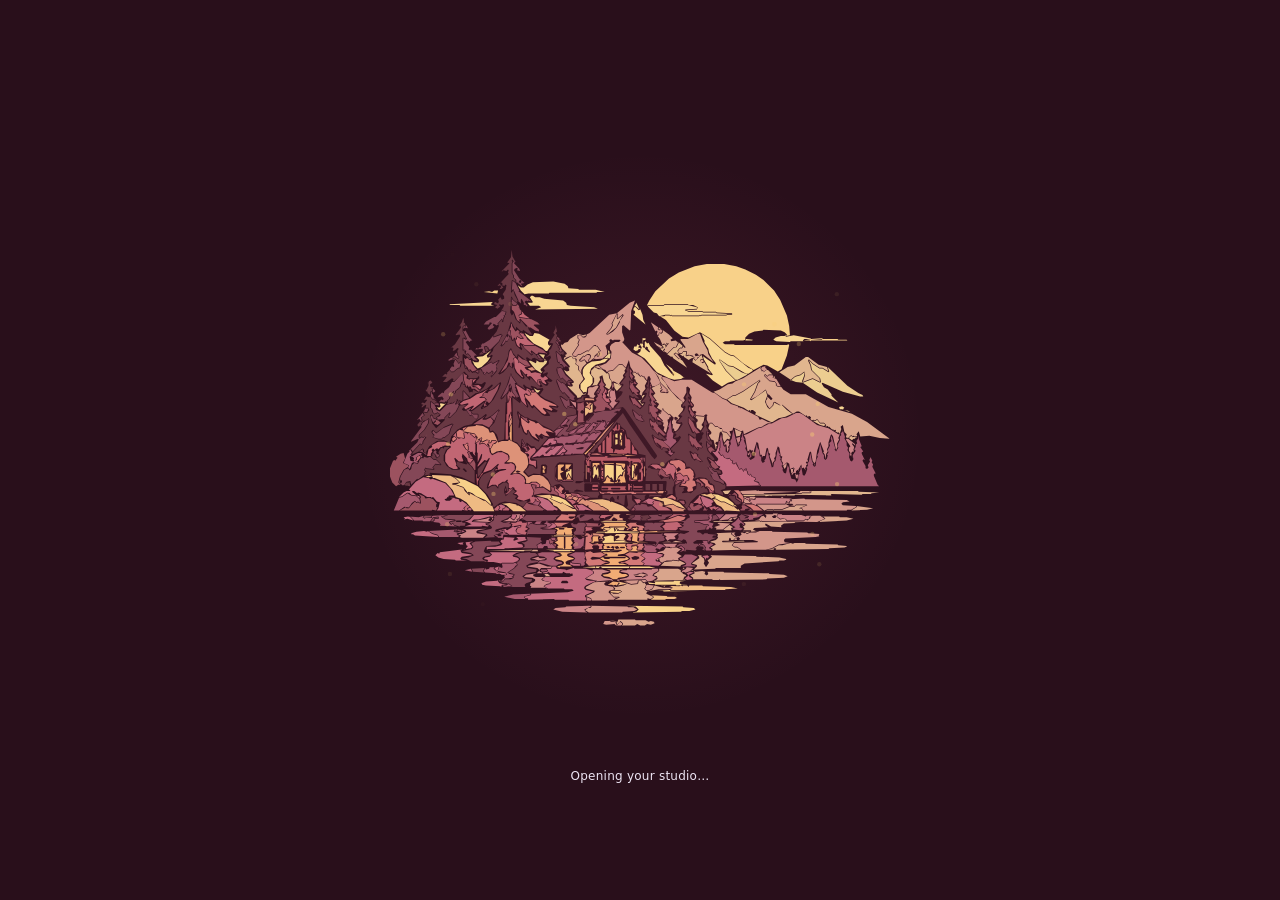
<file: index.html>
<!doctype html>
<html lang="en">
  <head>
    <meta charset="utf-8" />
    <style>
      html.booting,html.booting body{background:var(--startup-background,#1c2233);margin:0;overflow:hidden!important}
      html.booting:not(.boot-revealing) body>:not(#bootScreen){visibility:hidden!important;opacity:0!important;pointer-events:none!important}
      #bootScreen{display:none}html.booting #bootScreen{display:grid;place-content:center;justify-items:center;position:fixed;inset:0;width:100%;min-height:100vh;min-height:100dvh;z-index:2147483647;background:var(--startup-background,#1c2233);color:#ede4f3;font:12px system-ui;overflow:hidden}
      html.boot-revealing body{background:var(--bg,#1c2233)}
    </style>
    <script>
      (()=>{
        const options=[{"id":"44-eye-liquid-gold","background":"#10282b"},{"id":"42-celestial-origami","background":"#290f1b"},{"id":"33-cabin-snowglobe","background":"#290f1b"},{"id":"20-watercolor-koi","background":"#1c1126"},{"id":"10-portrait-stardust","background":"#101d38"},{"id":"26-j01-midnight-opal","background":"#0c1023"},{"id":"phoenix-p07-colors-p10-motion","background":"#071b25"}];
        // A test can inject only a loader ID, without replacing editor randomness.
        const selected=options.find(item=>item.id===window.__XELA_TEST_LOADER_ID)||options[Math.floor(Math.random()*options.length)];
        window.__xelaStartupChoice=Object.freeze({...selected,chosenAt:performance.now()});
        document.documentElement.style.setProperty('--startup-background',selected.background);
        document.documentElement.classList.add('booting');
        const guardedEvents=['keydown','click','pointerdown','drop','dragover'];
        const guard=event=>{
          if(!document.documentElement.classList.contains('booting')||event.target.closest?.('#bootScreen button'))return;
          if(event.type==='keydown'&&event.key==='Tab'&&document.querySelector('#bootScreen button'))return;
          if(event.type==='keydown'&&((event.ctrlKey||event.metaKey)&&['r','l','t','w','n','q'].includes(event.key.toLowerCase())||event.key==='F5'))return;
          event.preventDefault();event.stopImmediatePropagation();
        };
        guardedEvents.forEach(type=>window.addEventListener(type,guard,true));
        window.__xelaReleaseStartupGuard=()=>guardedEvents.forEach(type=>window.removeEventListener(type,guard,true));
        window.__xelaBootError=false;
        window.__xelaBootWatch=event=>{
          const source=event.filename||event.target?.src||event.target?.href||'';
          if(/assets\/loading-screens\/|scripts\/loading-screen-controller\.js|styles\/loading-screen\.css/.test(source))return;
          if(event.error||event.target?.tagName==='SCRIPT'||(event.target?.tagName==='LINK'&&event.target.rel==='stylesheet')){
            window.__xelaBootError=true;
            if(document.getElementById('bootScreen'))window.XeLaLoadingScreen?.fail();
          }
        };
        window.addEventListener('error',window.__xelaBootWatch,true);
      })();
    </script>
    <meta name="viewport" content="width=device-width,initial-scale=1" />
    <meta name="theme-color" content="#1c2233" />
    <title>SVG Motion Studio</title>
    <link rel="icon" href="assets/branding/favicon.svg?v=3" type="image/svg+xml" />
    <link rel="stylesheet" href="styles/main.css" />
    <link rel="stylesheet" href="styles/sounds.css" />
    <link rel="stylesheet" href="styles/task-pack.css" />
    <link rel="stylesheet" href="styles/loading-screen.css" />
    <script src="assets/loading-screens/44-eye-liquid-gold/loader.js"></script>
    <script src="assets/loading-screens/42-celestial-origami/loader.js"></script>
    <script src="assets/loading-screens/33-cabin-snowglobe/loader.js"></script>
    <script src="assets/loading-screens/20-watercolor-koi/loader.js"></script>
    <script src="assets/loading-screens/10-portrait-stardust/loader.js"></script>
    <script src="assets/loading-screens/26-j01-midnight-opal/loader.js"></script>
    <script src="assets/loading-screens/phoenix-p07-colors-p10-motion/loader.js"></script>
    <script src="scripts/loading-screen-controller.js"></script>
  </head>
  <body aria-busy="true">
    <div id="bootScreen" role="status" aria-live="polite"><div id="bootArtwork" aria-hidden="true"></div><span id="bootMessage">Opening your studio…</span></div>
    <script>window.__xelaStartupSurfaceAt=performance.now();window.XeLaLoadingScreen?.start();</script>
    <header class="topbar">
      <a class="brand" href="#" aria-label="SVG Motion Studio — return to editor layers" title="Back to editor · Layers"
        ><img
          class="brand-logo"
          src="assets/branding/xela-logo.svg"
          alt="SVG Motion Studio"
          width="164"
          height="80"
      /></a>
      <div class="header-tools">
        <button id="importBtn">↥ <span>Import SVG</span></button
        ><button id="openProjectBtn" title="Open saved project">
          ▱ <span>Open project</span></button
        ><span class="separator sound-separator" aria-hidden="true"></span>
        <button id="soundSettingsBtn" type="button" aria-label="Mute application sounds" aria-pressed="true" title="Sounds on · 20%"><svg viewBox="0 0 24 24" aria-hidden="true"><path d="M11 5 6 9H3v6h3l5 4Z"/><path class="sound-waves" d="M15 9c2 1.5 2 4.5 0 6m3-9c4 3 4 9 0 12"/><path class="sound-mute" d="m16 9 5 6m0-6-5 6"/></svg></button>
        <span class="separator sound-separator" aria-hidden="true"></span
        ><button id="undoBtn" class="icon" title="Undo (Ctrl/⌘ Z)"><svg viewBox="0 0 24 24" width="20" height="20" fill="none" stroke="currentColor" stroke-width="1.6" stroke-linecap="round" stroke-linejoin="round" aria-hidden="true" focusable="false"><g transform="translate(.5 -.5)"><path d="M8 4L3 9L8 14M3 9H14A6 6 0 0 1 14 21"/></g></svg></button
        ><button id="redoBtn" class="icon" title="Redo (Ctrl/⌘ Shift Z)"><svg viewBox="0 0 24 24" width="20" height="20" fill="none" stroke="currentColor" stroke-width="1.6" stroke-linecap="round" stroke-linejoin="round" aria-hidden="true" focusable="false"><g transform="translate(-.5 -.5)"><path d="M16 4L21 9L16 14M21 9H10A6 6 0 0 0 10 21"/></g></svg></button>
      </div>
      <button id="playBtn" class="play-main">
        <span class="play-symbol">▶</span><span id="playText">Play</span>
      </button>
      <div class="header-right">
        <a class="support-link" href="https://ko-fi.com/x_e_l_a" target="_blank" rel="noopener noreferrer" aria-label="Support SVG Motion Studio on Ko-fi" title="Support the project on Ko-fi"><svg xmlns="http://www.w3.org/2000/svg" viewBox="0 0 32 32" fill="none" aria-hidden="true">

  <g id="steam" stroke="#C8B2E9" stroke-width="1.65" stroke-linecap="round">
    <path d="M11.5 7.2c-1.6-1.45.8-2.55.1-4.1"/>
    <path d="M17.5 7.2c-1.6-1.45.8-2.55.1-4.1"/>
  </g>
  <g id="cup" stroke="#E8DFFA" stroke-width="1.45" stroke-linejoin="round">
    <path d="M5 10.5h17.5v9.2c0 4.55-3.3 7.2-8.75 7.2S5 24.25 5 19.7v-9.2Z" fill="#F8F5FD"/>
    <path d="M22.5 12h2.1c3.05 0 4.4 1.7 4.4 4.2 0 3.35-2.45 4.9-5.45 4.9h-1.1" stroke="#D7C7EE" stroke-width="2.3" stroke-linecap="round"/>
    <path d="M4.3 28.5h20.2" stroke="#B99CD6" stroke-width="1.6" stroke-linecap="round"/>
  </g>
  <g id="heart">
    <path d="M14.1 22.7c-.8-.6-4.2-3.1-4.2-5.5 0-1.4 1.05-2.5 2.45-2.5.93 0 1.53.5 1.75 1.14.22-.64.82-1.14 1.75-1.14 1.4 0 2.45 1.1 2.45 2.5 0 2.4-3.4 4.9-4.2 5.5Z" fill="#D36A92"/>
  </g>
</svg>
<span>Buy me Ko-fi</span></a>
        <span id="projectName">Purple bloom</span
        ><button id="saveBtn" title="Save editable project">Save project</button
        ><button id="exportBtn" class="primary">
          ↓ Export <span class="desktop-label">SVG</span>
        </button>
      </div>
    </header>
    <div class="workspace">
      <nav class="rail" aria-label="Workspace tools">
        <button data-nav="library"><span><svg viewBox="0 0 24 24" width="20" height="20" fill="none" stroke="currentColor" stroke-width="1.6" stroke-linecap="round" stroke-linejoin="round" aria-hidden="true" focusable="false"><rect x="3" y="3" width="7" height="7" rx="1"/><rect x="14" y="3" width="7" height="7" rx="1"/><rect x="3" y="14" width="7" height="7" rx="1"/><rect x="14" y="14" width="7" height="7" rx="1"/></svg></span>Library</button
        ><button class="active" data-nav="layers"><span><svg viewBox="0 0 24 24" width="20" height="20" fill="none" stroke="currentColor" stroke-width="1.6" stroke-linecap="round" stroke-linejoin="round" aria-hidden="true" focusable="false"><path d="M12 3L22 8L12 13L2 8Z M2 12L12 17L22 12 M2 16L12 21L22 16"/></svg></span>Layers</button
        ><button data-nav="animate"><span><svg viewBox="0 0 24 24" width="20" height="20" fill="none" stroke="currentColor" stroke-width="1.6" stroke-linecap="round" stroke-linejoin="round" aria-hidden="true" focusable="false"><path d="M2 17C6 17 5 6 9 6S11 19 15 19S18 7 22 7"/></svg></span>Animate</button
        ><button data-nav="colors"><span><svg viewBox="0 0 24 24" width="20" height="20" fill="none" stroke="currentColor" stroke-width="1.6" stroke-linecap="round" stroke-linejoin="round" aria-hidden="true" focusable="false"><circle cx="12" cy="12" r="9"/><circle cx="12" cy="7" r="1"/><circle cx="7" cy="12" r="1"/><circle cx="16" cy="12" r="1"/><path d="M9 19Q9 12 14 16"/></svg></span>Colors</button
        ><button data-nav="canvas"><span><svg viewBox="0 0 24 24" width="20" height="20" fill="none" stroke="currentColor" stroke-width="1.6" stroke-linecap="round" stroke-linejoin="round" aria-hidden="true" focusable="false"><rect x="3" y="3" width="18" height="18" rx="2"/><path d="M8 3V21M3 8H21"/></svg></span>Canvas</button
        ><button id="helpBtn" class="rail-help"><span>?</span>Help</button>
      </nav>
      <aside id="layersSidebar" class="sidebar">
        <section id="librarySection" hidden>
          <div class="section-title">
            <h2>SVG Library</h2>
            <button id="expandLibrary" class="icon" title="Expand library"><svg viewBox="0 0 24 24" width="20" height="20" fill="none" stroke="currentColor" stroke-width="1.6" stroke-linecap="round" stroke-linejoin="round" aria-hidden="true" focusable="false"><path d="M3 9V3H9M15 3H21V9M21 15V21H15M9 21H3V15"/></svg></button>
          </div>
          <div class="searchbox">
            <span>⌕</span
            ><input
              id="librarySearch"
              placeholder="Search shapes…"
              aria-label="Search built-in SVGs"
            />
          </div>
          <div id="categories" class="chips"></div>
          <div id="libraryGrid" class="library-grid"></div>
          <button id="browseLibrary" class="wide quiet">
            ▦ Browse all SVGs <span id="libraryCount"></span>
          </button>
        </section>
        <section id="layersSection">
          <div class="section-title">
            <h2>Layers</h2>
            <div>
              <button
                id="closeLayersBtn"
                class="icon"
                title="Hide layers"
                aria-label="Hide layers"
              ><svg viewBox="0 0 24 24" width="18" height="18" fill="none" stroke="currentColor" stroke-width="1.6" stroke-linecap="round" stroke-linejoin="round" aria-hidden="true" focusable="false"><path d="m6 6 12 12M18 6 6 18"/></svg></button
              ><button
                id="selectAllBtn"
                class="icon"
                title="Select all top-level objects"
              ><svg viewBox="0 0 24 24" width="18" height="18" fill="none" stroke="currentColor" stroke-width="1.6" stroke-linecap="round" stroke-linejoin="round" aria-hidden="true" focusable="false"><path d="M8 3H3v5m13-5h5v5M3 16v5h5m13-5v5h-5"/><rect x="7" y="7" width="10" height="10" rx="1"/><path d="m9 12 2 2 4-4"/></svg></button
              ><button id="addShapeBtn" class="icon" title="Add a shape"><svg viewBox="0 0 24 24" width="18" height="18" fill="none" stroke="currentColor" stroke-width="1.6" stroke-linecap="round" stroke-linejoin="round" aria-hidden="true" focusable="false"><path d="M12 5v14M5 12h14"/></svg></button>
            </div>
          </div>
          <p class="muted small">
            Layers are the parts of your SVG. Select a part to edit it, expand
            groups, or toggle its visibility. Shift-click to select several.
          </p>
          <div id="layersList"></div>
          <div class="layer-actions">
            <button id="groupBtn" title="Group selected objects">Group</button
            ><button id="duplicateBtn" title="Duplicate selected objects">
              Duplicate</button
            ><button id="deleteBtn" title="Delete selected objects">
              Delete
            </button>
          </div>
        </section>
        <div class="sidebar-foot">
          <span class="status-dot"></span> Local editor · no account needed
        </div>
      </aside>
      <main class="stage-column">
        <div class="stage-top">
          <span id="selectionLabel">Purple bloom</span>
          <div class="stage-actions">
            <button
              id="canvasBrowseBtn"
              aria-haspopup="dialog"
              aria-controls="libraryDialog"
            >
              ＋ Browse SVGs</button
            ><span class="muted">Click to select · drag to move</span>
          </div>
        </div>
        <div
          id="stage"
          class="stage"
          tabindex="0"
          aria-label="SVG editing canvas"
        >
          <div id="canvasFrame">
            <div id="svgHost"></div>
            <svg id="overlay" aria-hidden="true"></svg>
            <div class="guide horizontal"></div>
            <div class="guide vertical"></div>
            <div class="safe-frame"></div>
          </div>
          <div id="dropHint">Drop an SVG to start editing</div>
        </div>
        <div class="canvas-toolbar">
          <span id="dimensionsLabel">600 × 600</span>
          <div>
            <button id="zoomOut" class="icon" title="Zoom out">−</button
            ><span id="zoomLabel">100%</span
            ><button id="zoomIn" class="icon" title="Zoom in">+</button
            ><button id="fitBtn" title="Fit entire canvas to available space"><svg viewBox="0 0 24 24" width="20" height="20" fill="none" stroke="currentColor" stroke-width="1.6" stroke-linecap="round" stroke-linejoin="round" aria-hidden="true" focusable="false"><path d="M3 9V3H9M15 3H21V9M21 15V21H15M9 21H3V15"/></svg> Fit</button
            ><button id="cropBtn" title="Drag a crop frame"><svg viewBox="0 0 24 24" width="20" height="20" fill="none" stroke="currentColor" stroke-width="1.6" stroke-linecap="round" stroke-linejoin="round" aria-hidden="true" focusable="false"><path d="M7 2V17H22M2 7H17V22"/></svg> Crop</button>
          </div>
        </div>
        <section class="timeline-panel">
          <div class="timeline-header">
            <div>
              <button id="timelinePlay" class="icon" title="Play / pause">
                ▶</button
              ><button id="rewindBtn" class="icon" title="Return to start">
                ↤</button
              ><span id="timeLabel">0.00 / 3.00s</span>
            </div>
            <div>
              <label class="small muted"
                ><input type="checkbox" id="previewLoop" checked /> Loop
                preview</label
              ><button id="addAnimationBtn">+ Add animation</button>
            </div>
          </div>
          <div id="timelineScroll">
            <div class="ruler-row">
              <span class="track-label">Timeline</span>
              <div id="ruler"></div>
            </div>
            <div id="timelineTracks"></div>
          </div>
          <input
            id="scrubber"
            type="range"
            min="0"
            max="3"
            step="0.01"
            value="0"
            aria-label="Scrub animation timeline"
          />
        </section>
      </main>
      <aside class="inspector">
        <div class="inspector-tabs" role="tablist">
          <button class="active" data-tab="animate" role="tab">Animate</button
          ><button data-tab="colors" role="tab">Colors</button
          ><button data-tab="canvas" role="tab">Canvas</button>
        </div>
        <div id="inspectorBody">
          <section id="animatePanel" class="panel">
            <div class="selection-heading">
              <h2 id="objectName">Petal 01</h2>
              <button id="renameBtn" class="icon" title="Rename selection">
                ✎
              </button>
            </div>
            <p class="muted small" id="objectInfo">Individual object</p>
            <h3>Suggested effects</h3>
            <div id="suggestions" class="suggestions"></div>
            <p id="suggestionReason" class="muted small"></p>
            <label class="field"
              >Animation<select id="effectSelect"></select></label
            ><label id="revealDirectionField" class="field" hidden
              >Reveal direction<select id="revealDirection"></select
            ></label>
            <div class="two-col">
              <label class="field"
                >Duration <span class="unit">s</span
                ><input
                  id="duration"
                  type="number"
                  min="0.1"
                  max="120"
                  step="0.1"
                  value="1.8" /></label
              ><label class="field"
                >Delay <span class="unit">s</span
                ><input
                  id="delay"
                  type="number"
                  min="0"
                  max="120"
                  step="0.1"
                  value="0"
              /></label>
            </div>
            <label class="field"
              >Easing<select id="easing">
                <option value="ease-out">Ease out</option>
                <option value="ease-in-out">Ease in/out</option>
                <option value="ease-in">Ease in</option>
                <option value="linear">Linear</option>
                <option value="elastic">Elastic / overshoot</option>
                <option value="custom">Custom curve</option>
              </select></label
            ><svg
              id="curve"
              viewBox="0 0 240 100"
              aria-label="Drag the two easing handles"
            >
              <path
                class="curve-grid"
                d="M20 15H220M20 50H220M20 85H220M20 15V85M120 15V85M220 15V85"
              />
              <path id="curveLines" />
              <path id="curvePath" />
              <circle id="handle1" r="5" />
              <circle id="handle2" r="5" />
            </svg>
            <p id="curveValue" class="muted small curve-value">
              cubic-bezier(0.25, 0.1, 0.25, 1)
            </p>
            <div class="motion-toggles">
              <label
                >Loop <input id="loop" type="checkbox" class="switch" /></label
              ><label
                >Reverse <input id="reverse" type="checkbox" class="switch"
              /></label>
            <div id="revealFromEndField" hidden>
              <label class="end-toggle">Reveal from end
                <input id="revealFromEnd" type="checkbox" class="switch" aria-describedby="revealFromEndHint" /></label
              >
              <p id="revealFromEndHint" class="muted small">
                Start at the opposite end and reveal toward the start.
              </p>
            </div>
            </div>
            <div class="two-col">
              <label class="field"
                >Repeat count<input
                  id="repeat"
                  type="number"
                  min="1"
                  max="100"
                  value="1" /></label
              ><label class="field"
                >Alternate<input id="alternate" type="checkbox"
              /></label>
            </div>
            <div class="clip-buttons">
              <button id="removeClip">Remove effect</button
              ><button id="staggerBtn">Stagger selection</button>
            </div>
            <details id="curvedRevealSection" open>
              <summary>Curved reveal route</summary>
              <p class="muted small">
                Stroked curves use their actual geometry. For a filled band,
                draw a route through its center.
              </p>
              <div class="two-col">
                <button id="autoCurveRoute">Use shape curve</button
                ><button id="drawCurveRoute">Draw route</button>
              </div>
              <label class="field"
                >Reveal brush width · SVG units<input
                  id="curveBrushWidth"
                  type="number"
                  min="0.5"
                  max="2000"
                  step="1"
                  value="24" /></label
              ><label class="check"
                ><input id="showCurveRoute" type="checkbox" checked /> Show
                route & editable points</label
              >
              <p id="curveRouteInfo" class="muted small">
                Choose Curved reveal to enable.
              </p>
            </details>
            <details id="curveTimingSection">
              <summary>Coordinate curve timings</summary>
              <p class="muted small">
                Select multiple objects, or select their parent group.
              </p>
              <div class="two-col">
                <button id="matchCurveTiming">Same start & finish</button
                ><button id="sequenceCurveTiming">Draw in sequence</button>
              </div>
              <label class="field"
                >Drawing speed · SVG units / second<input
                  id="curveSpeed"
                  type="number"
                  min="1"
                  max="10000"
                  value="120" /></label
              ><button id="speedCurveTiming" class="wide">
                Match speed to path length
              </button>
              <p class="muted small">
                Constant-speed mode uses linear easing. Longer curves take more
                time.
              </p>
            </details>
            <details>
              <summary>Morph a path</summary>
              <p class="muted small">
                Select a path, then paste its target path data. The command
                types and point count must match.
              </p>
              <textarea
                id="morphTarget"
                placeholder="M … C … Z"
                rows="3"
              ></textarea>
              <div class="two-col">
                <button id="morphApply">Apply morph</button
                ><button id="morphClear">Clear</button>
              </div>
              <p id="morphStatus" class="small muted"></p>
            </details>
            <details open>
              <summary>Size & position</summary>
              <div class="two-col">
                <label class="field"
                  >X<input id="posX" type="number" step="1" value="0" /></label
                ><label class="field"
                  >Y<input id="posY" type="number" step="1" value="0" /></label
                ><label class="field"
                  >Width · SVG units<input
                    id="objectWidth"
                    type="number"
                    min="0.1"
                    step="1"
                    value="100" /></label
                ><label class="field"
                  >Height · SVG units<input
                    id="objectHeight"
                    type="number"
                    min="0.1"
                    step="1"
                    value="100" /></label
                ><label class="field"
                  >Scale X %<input
                    id="scaleX"
                    type="number"
                    min="1"
                    max="2000"
                    value="100" /></label
                ><label class="field"
                  >Scale Y %<input
                    id="scaleY"
                    type="number"
                    min="1"
                    max="2000"
                    value="100" /></label
                ><label class="field"
                  >Rotation °<input
                    id="rotation"
                    type="number"
                    value="0" /></label
                ><label class="field"
                  >Opacity %<input
                    id="opacity"
                    type="number"
                    min="0"
                    max="100"
                    value="100"
                /></label>
              </div>
              <div class="two-col">
                <button id="centerBtn">Center selection</button
                ><button id="resetTransform">Reset transform</button>
              </div>
            </details>
          </section>
          <section id="colorsPanel" class="panel" hidden>
            <h2>Object colors</h2>
            <p class="muted small">Changes apply to the selected objects.</p>
            <label class="field"
              >Fill
              <div class="color-input">
                <input id="fillColor" type="color" value="#b986f4" /><input
                  id="fillHex"
                  value="#b986f4"
                  aria-label="Fill hex color"
                /></div></label
            ><button id="fillNone" class="wide quiet">No fill</button
            ><label class="field"
              >Stroke
              <div class="color-input">
                <input id="strokeColor" type="color" value="#42d9d0" /><input
                  id="strokeHex"
                  value="#42d9d0"
                  aria-label="Stroke hex color"
                /></div
            ></label>
            <div class="two-col">
              <label class="field"
                >Stroke width<input
                  id="strokeWidth"
                  type="number"
                  min="0"
                  max="100"
                  step="0.5"
                  value="1" /></label
              ><button id="strokeNone">No stroke</button>
            </div>
            <h3>Palette</h3>
            <div id="palette" class="palette"></div>
            <div class="two-col">
              <button id="extractPalette">Extract colors</button
              ><button id="shufflePalette">New palette</button>
            </div>
            <h3>Gradient editor</h3>
            <p class="muted small">
              Shared gradient changes affect every shape that uses it.
            </p>
            <select id="gradientSelect" aria-label="Select gradient"></select>
            <div id="gradientStops"></div>
            <button id="addGradient" class="wide quiet">
              + Apply two-color gradient
            </button>
          </section>
          <section id="canvasPanel" class="panel" hidden>
            <h2>Canvas & export size</h2>
            <div class="two-col">
              <label class="field"
                >Width px<input
                  id="canvasWidth"
                  type="number"
                  min="1"
                  max="16000"
                  value="600" /></label
              ><label class="field"
                >Height px<input
                  id="canvasHeight"
                  type="number"
                  min="1"
                  max="16000"
                  value="600"
              /></label>
            </div>
            <label class="check"
              ><input id="aspectLock" type="checkbox" checked /> Lock aspect
              ratio</label
            >
            <details class="custom-aspect">
              <summary>Custom aspect ratio</summary>
              <div class="aspect-inputs">
                <label>Width<input id="aspectRatioWidth" type="number" min="0.001" max="16000" step="any" value="16" /></label>
                <span class="aspect-colon" aria-hidden="true">:</span>
                <label>Height<input id="aspectRatioHeight" type="number" min="0.001" max="16000" step="any" value="9" /></label>
              </div>
              <div class="aspect-actions">
                <button id="applyAspectRatio" type="button">Apply ratio</button>
                <button id="clearAspectRatio" type="button" title="Restore original imported width and height" disabled>Reset</button>
              </div>
              <p id="aspectRatioStatus" class="muted small" aria-live="polite">Lock uses the current canvas proportions.</p>
            </details>
            <label class="field"
              >Preview background
              <div class="color-input">
                <input
                  id="backgroundColor"
                  type="color"
                  value="#202638"
                /><input
                  id="backgroundHex"
                  value="#202638"
                  aria-label="Preview background hex"
                /></div></label
            ><label class="check"
              ><input id="exportBackground" type="checkbox" /> Include
              background in exports</label
            >
            <div class="canvas-toggles">
              <label
                >Transparency grid<input
                  id="gridToggle"
                  type="checkbox"
                  class="switch" /></label
              ><label
                >Alignment guides<input
                  id="guidesToggle"
                  type="checkbox"
                  class="switch" /></label
              ><label
                >Safe area<input
                  id="safeToggle"
                  type="checkbox"
                  class="switch" /></label
              ><label
                >Selection outlines<input
                  id="outlineToggle"
                  type="checkbox"
                  class="switch"
                  checked /></label
              ><label
                >Editable path nodes<input
                  id="nodesToggle"
                  type="checkbox"
                  class="switch"
              /></label>
            </div>
            <button id="fitCanvas" class="wide">⛶ Fit to view</button>
            <details open>
              <summary>Crop & viewBox</summary>
              <p class="muted small">
                Crop changes the visible SVG bounds. It preserves the vector
                artwork.
              </p>
              <div class="two-col">
                <label class="field"
                  >Left<input id="viewX" type="number" value="0" /></label
                ><label class="field"
                  >Top<input id="viewY" type="number" value="0" /></label
                ><label class="field"
                  >Width<input
                    id="viewW"
                    type="number"
                    min="1"
                    value="600" /></label
                ><label class="field"
                  >Height<input id="viewH" type="number" min="1" value="600"
                /></label>
              </div>
              <div class="two-col">
                <button id="drawCrop">Draw crop</button
                ><button id="trimBtn">Trim empty space</button
                ><button id="resetCrop">Reset crop</button
                ><button id="applyView">Apply bounds</button>
              </div>
            </details>
            <h3>Whole artwork scale</h3>
            <label class="field"
              >Scale %<input
                id="artScale"
                type="number"
                min="1"
                max="1000"
                value="100"
            /></label>
            <p class="muted small">
              Artwork scale changes the drawing; canvas dimensions change the
              exported SVG size.
            </p>
          </section>
        </div>
      </aside>
    </div>
    <footer class="statusbar">
      <span id="status">Ready · choose a layer to animate</span
      ><span>Space: play · ⌘/Ctrl Z: undo · Delete: remove</span>
    </footer>
    <input
      type="file"
      id="fileInput"
      accept=".svg,image/svg+xml"
      hidden
    /><input type="file" id="projectInput" accept=".json,.svgmotion" hidden />
    <dialog id="libraryDialog" class="library-dialog">
      <div class="dialog-head">
        <div>
          <span class="eyebrow">YOUR CREATIVE STARTING POINT</span>
          <h2>Find your next SVG</h2>
          <p class="muted">
            Built-in illustrations work offline. Search online for thousands
            more.
          </p>
        </div>
        <div>
          <button id="libraryFullscreen" title="Toggle full-screen gallery">
            ⛶ Full screen</button
          ><button
            data-close="libraryDialog"
            class="icon"
            aria-label="Close gallery"
          >
            ×
          </button>
        </div>
      </div>
      <div class="gallery-controls">
        <div class="searchbox">
          <span>⌕</span
          ><input
            id="gallerySearch"
            placeholder="Search flowers, icons, shapes…"
            aria-label="Search expanded SVG gallery"
          />
        </div>
        <div id="gallerySourcePicker" class="source-picker">
          <input id="gallerySource" type="hidden" value="builtin" /><button
            id="gallerySourceButton"
            type="button"
            aria-haspopup="menu"
            aria-expanded="false"
            aria-controls="gallerySourceMenu"
            aria-label="SVG source"
          >
            <span id="gallerySourceLabel">Built-in collection</span
            ><svg viewBox="0 0 16 16" aria-hidden="true">
              <path d="m3 6 5 5 5-5" />
            </svg>
          </button>
          <div
            id="gallerySourceMenu"
            class="source-menu"
            role="menu"
            aria-label="SVG source"
            hidden
          >
            <button
              type="button"
              role="menuitemradio"
              aria-checked="true"
              data-gallery-source="builtin"
            >
              Built-in collection</button
            ><button
              type="button"
              role="menuitemradio"
              aria-checked="false"
              data-gallery-source="online"
            >
              Online · Iconify
            </button>
          </div>
        </div>
        <button id="onlineSearch" class="primary">Search</button>
      </div>
      <div id="galleryCategories" class="chips"></div>
      <div class="gallery-options">
        <label
          ><input type="radio" name="galleryMode" value="replace" checked />
          Open as new artwork</label
        ><label
          ><input type="radio" name="galleryMode" value="add" /> Add to current
          canvas</label
        ><span id="galleryStatus" class="muted small"></span>
      </div>
      <div id="galleryGrid" class="gallery-grid"></div>
      <div class="dialog-foot">
        <span
          >Click a thumbnail to load it. Your edits are available with
          Undo.</span
        >
        <nav
          id="onlinePagination"
          class="online-pagination"
          aria-label="Online icon pages"
          hidden
        >
          <button id="previousOnline" disabled>← Previous</button
          ><span id="onlinePageLabel" aria-live="polite">Page 1</span
          ><button id="moreOnline" disabled>Next →</button>
        </nav>
      </div>
    </dialog>
    <dialog id="exportDialog">
      <div class="dialog-head">
        <div>
          <span class="eyebrow">READY TO SHARE</span>
          <h2>Export your creation</h2>
        </div>
        <button
          data-close="exportDialog"
          class="icon"
          aria-label="Close export"
        >
          ×
        </button>
      </div>
      <label class="field"
        >Filename<input id="exportName" value="purple-bloom"
      /></label>
      <div class="export-grid">
        <button data-export="animated">
          <span>◈</span><b>Animated SVG</b
          ><small>Standalone file · CSS + native SVG animation</small></button
        ><button data-export="static">
          <span>◇</span><b>Static SVG</b
          ><small>Editable vectors · no animations</small></button
        ><button data-export="css">
          <span>{ }</span><b>Animation CSS</b
          ><small>Pairs with the prepared SVG below</small></button
        ><button data-export="prepared">
          <span>⌁</span><b>SVG for external CSS</b
          ><small>Includes matching animation classes</small></button
        ><button data-export="html">
          <span>〈/〉</span><b>HTML example</b
          ><small>Complete inline SVG demo</small></button
        ><button data-export="project">
          <span>▱</span><b>Editable project</b
          ><small>Reopen every layer and setting</small>
        </button>
      </div>
      <details>
        <summary>Export another size</summary>
        <div class="two-col">
          <label class="field"
            >Width px<input
              id="variantW"
              type="number"
              min="1"
              max="16000"
              value="300" /></label
          ><label class="field"
            >Height px<input
              id="variantH"
              type="number"
              min="1"
              max="16000"
              value="300"
          /></label>
        </div>
        <button id="variantExport" class="wide">
          Download animated size variant
        </button>
      </details>
      <p id="exportNote" class="muted small">
        Use animated SVG with &lt;img&gt; or inline SVG. For external CSS, embed
        the prepared SVG inline in HTML. Morph data is exported inside the SVG.
      </p>
    </dialog>
    <dialog id="textDialog">
      <div class="dialog-head">
        <h2 id="textDialogTitle">Edit</h2>
        <button data-close="textDialog" class="icon">×</button>
      </div>
      <input id="textDialogInput" aria-label="Enter value" /><button
        id="textDialogApply"
        class="primary wide"
      >
        Apply
      </button>
    </dialog>
    <dialog id="helpDialog">
      <div class="dialog-head">
        <h2>A little help</h2>
        <button data-close="helpDialog" class="icon">×</button>
      </div>
      <div class="help-copy">
        <p>
          <b>1. Pick your artwork.</b> Import or drop an SVG, or expand the
          library. The original purple bloom has separate petals and stamens.
        </p>
        <p>
          <b>2. Select a part.</b> Click the drawing or a layer. Expand groups
          to reach their children. Shift-click for multiple selection. Drag
          selected objects to move them.
        </p>
        <p>
          <b>3. Animate.</b> Choose a suggestion or effect. Add more clips, drag
          timeline bars to move them, and drag their right edge to resize. Scrub
          to preview exact moments. Click a timeline clip, then press Delete or
          Backspace (or Remove clip) to remove only that animation. The artwork stays.
        </p>
        <p>
          <b>4. Style.</b> Change fills, strokes, gradients, opacity, scale and
          rotation. Canvas controls handle dimensions and crop bounds.
        </p>
        <p>
          <b>5. Export.</b> Download animated SVG, static SVG, a CSS/ SVG pair,
          a working HTML example or an editable project.
        </p>
        <p>
          <b>Arrange the workspace.</b> Layers toggles the left panel. Clicking
          an already-active Animate, Colors, or Canvas tool closes the right
          inspector; click again to reopen it. Drag the divider above the
          timeline up or down to adjust its height. You can also focus the
          divider and use the arrow keys.
        </p>
        <p><b>Sounds & support.</b> The header speaker silently toggles the two approved recordings at 20% volume; your preference is saved. No sound plays on page load. The coffee-cup link opens optional project support on Ko-fi in a new tab.</p>
        <p><b>Studio Artwork.</b> Find all 81 new vector artworks with descriptive category names; hover to see the original collection names. Individual paths stay editable. Shift-click Group (or Ctrl/Command Shift G) to ungroup; first remove any animation applied to the parent group.</p>
        <p><b>Selection toggles.</b> Click Select all again to deselect everything, or click the stage margin outside the canvas frame. Clicking an active suggested animation removes that effect only; artwork and other clips remain.</p>
        <p>
          <b>Browse artwork.</b> The expanded library keeps the left tool rail
          accessible. Choose Online · Iconify to browse automatically. Typing
          updates partial-name matches; Search or Enter runs immediately.
          Previous/Next pages adapt to the available space and skip broken icons.
        </p>
        <p>
          <b>Curved reveals.</b> Choose Curved reveal for stroked curves, or
          draw a custom route through a filled band. Adjust brush width and drag
          route points. Coordinate curve timings can match the start/finish,
          sequence the curves or calculate durations from their lengths. Reveal
          direction also supports edges, corners and center-out options.
          Reveal from end starts at the opposite endpoint; Reverse plays the
          animation backward.
        </p>
        <p>
          <b>Morph & nodes.</b> Morph supports matching path command structures.
          Nodes can be edited for M/L/C/Q/S/T/H/V commands. Arc paths remain
          selectable but are not node-editable.
        </p>
        <p>
          <b>Local files.</b> Open index.html directly. Online icons need
          internet access. Save a project to keep a portable copy; browser
          autosave is best-effort. If a “Not saved” warning appears, download your
          project before closing the editor. Invalid project files leave your
          current canvas unchanged.
        </p>
      </div>
    </dialog>
    <div id="toast" role="status"></div>
    <script src="scripts/library.js"></script>
    <script src="scripts/custom-library.js"></script>
    <script src="scripts/xela-library-manifest.js"></script>
    <script src="scripts/xela-library.js"></script>
    <script src="scripts/suggestions.js"></script>
    <script src="scripts/project-safety.js"></script>
    <script src="scripts/sound-engine.js"></script>
    <script src="scripts/imported-css.js"></script>
    <script src="scripts/app.js"></script>
    <script src="scripts/online-gallery.js"></script>
    <script src="scripts/workspace.js"></script>
    <script src="scripts/clipboard-import.js"></script>
    <script src="scripts/group-controls.js"></script>
    <script src="scripts/sound-settings.js"></script>
    <script src="scripts/startup.js"></script>
  </body>
</html>
</file>
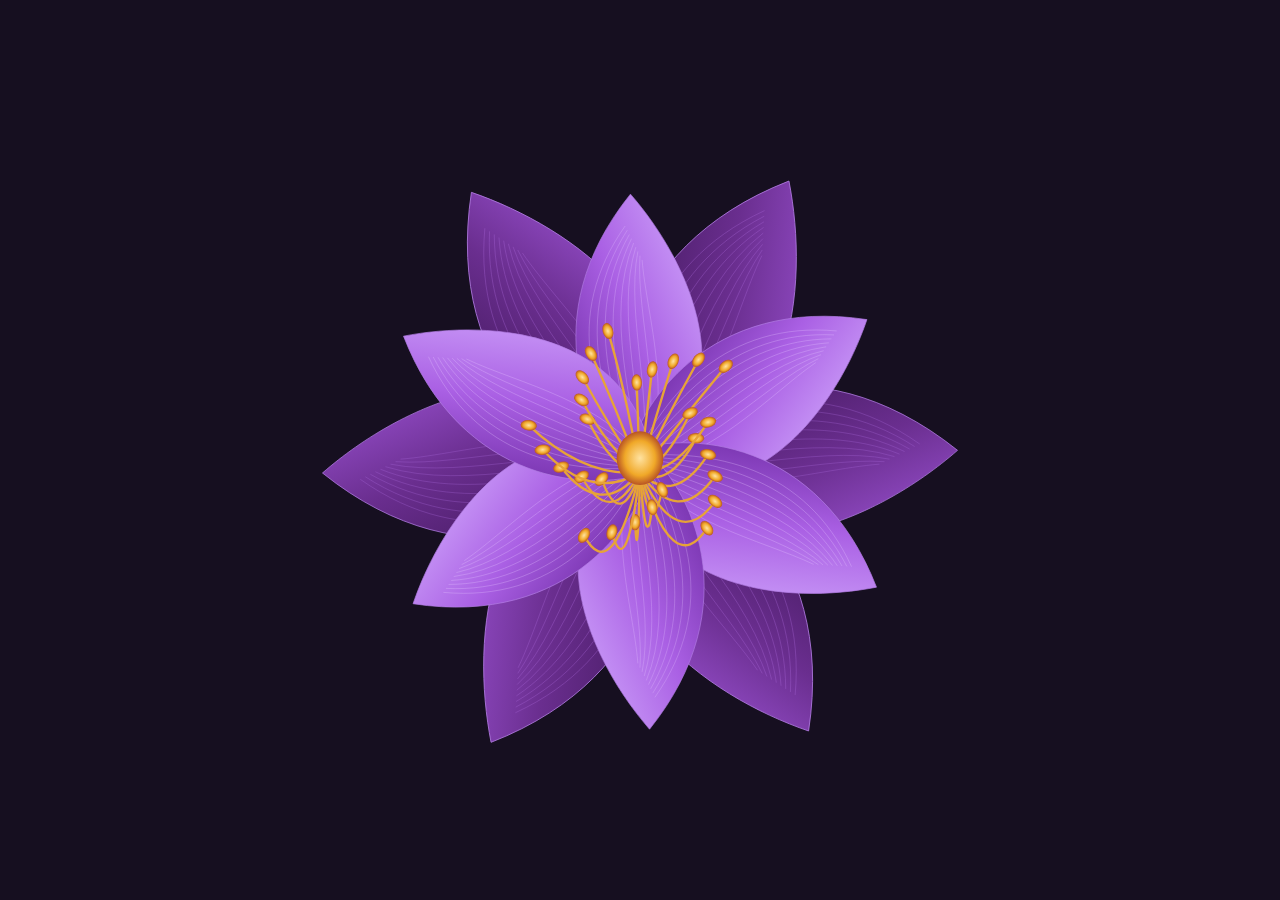
<file: examples/demo.html>
<!doctype html><html lang="en"><head><meta charset="utf-8"><meta name="viewport" content="width=device-width,initial-scale=1"><title>Purple bloom</title><style>body{margin:0;min-height:100vh;display:grid;place-items:center;background:#160f20}svg{width:min(85vw,700px);height:auto}</style></head><body><svg xmlns="http://www.w3.org/2000/svg" viewBox="0 0 600 600" width="600" height="600" class="ms-root" preserveAspectRatio="xMidYMid meet"><defs/><style id="ms-motion-style">/* SVG Motion Studio. Use with the matching prepared inline SVG. */
@keyframes ms_c121{from{transform:scale(.12);opacity:0}to{transform:scale(1);opacity:1}}
.ms-c121{transform-box:fill-box;transform-origin:center;animation:ms_c121 1.8s ease-out 0s 1 normal both;}
@keyframes ms_c122{from{transform:scale(.12);opacity:0}to{transform:scale(1);opacity:1}}
.ms-c122{transform-box:fill-box;transform-origin:center;animation:ms_c122 1.8s ease-out 0.06s 1 normal both;}
@keyframes ms_c123{from{transform:scale(.12);opacity:0}to{transform:scale(1);opacity:1}}
.ms-c123{transform-box:fill-box;transform-origin:center;animation:ms_c123 1.8s ease-out 0.12s 1 normal both;}
@keyframes ms_c124{from{transform:scale(.12);opacity:0}to{transform:scale(1);opacity:1}}
.ms-c124{transform-box:fill-box;transform-origin:center;animation:ms_c124 1.8s ease-out 0.18s 1 normal both;}
@keyframes ms_c125{from{transform:scale(.12);opacity:0}to{transform:scale(1);opacity:1}}
.ms-c125{transform-box:fill-box;transform-origin:center;animation:ms_c125 1.8s ease-out 0.24s 1 normal both;}
@keyframes ms_c126{from{transform:scale(.12);opacity:0}to{transform:scale(1);opacity:1}}
.ms-c126{transform-box:fill-box;transform-origin:center;animation:ms_c126 1.8s ease-out 0.3s 1 normal both;}
@keyframes ms_c127{from{transform:scale(.12);opacity:0}to{transform:scale(1);opacity:1}}
.ms-c127{transform-box:fill-box;transform-origin:center;animation:ms_c127 1.8s ease-out 0.36s 1 normal both;}
@keyframes ms_c128{from{transform:scale(.12);opacity:0}to{transform:scale(1);opacity:1}}
.ms-c128{transform-box:fill-box;transform-origin:center;animation:ms_c128 1.8s ease-out 0.42s 1 normal both;}
@keyframes ms_c129{from{transform:scale(.12);opacity:0}to{transform:scale(1);opacity:1}}
.ms-c129{transform-box:fill-box;transform-origin:center;animation:ms_c129 1.8s ease-out 0.48s 1 normal both;}
@keyframes ms_c130{from{transform:scale(.12);opacity:0}to{transform:scale(1);opacity:1}}
.ms-c130{transform-box:fill-box;transform-origin:center;animation:ms_c130 1.8s ease-out 0.54s 1 normal both;}
@keyframes ms_c131{from{transform:scale(.12);opacity:0}to{transform:scale(1);opacity:1}}
.ms-c131{transform-box:fill-box;transform-origin:center;animation:ms_c131 1.8s ease-out 0.6s 1 normal both;}
@keyframes ms_c132{from{transform:scale(.12);opacity:0}to{transform:scale(1);opacity:1}}
.ms-c132{transform-box:fill-box;transform-origin:center;animation:ms_c132 1.8s ease-out 0.6599999999999999s 1 normal both;}
@keyframes ms_c133{from{opacity:0}to{opacity:1}}
.ms-c133{transform-box:fill-box;transform-origin:center;animation:ms_c133 1.2s ease-out 0.6s 1 normal both;}</style><defs><linearGradient id="petalLight" x1="0" y1="1" x2="1" y2="0"><stop stop-color="#65239a"/><stop offset=".5" stop-color="#aa60e4"/><stop offset="1" stop-color="#d5b0ff"/></linearGradient><linearGradient id="petalDark" x1="0" y1="1" x2="1" y2="0"><stop stop-color="#391451"/><stop offset=".55" stop-color="#6a2e8f"/><stop offset="1" stop-color="#a056d9"/></linearGradient><radialGradient id="gold"><stop stop-color="#ffe2a0"/><stop offset=".65" stop-color="#f0a828"/><stop offset="1" stop-color="#b85424"/></radialGradient></defs><g transform="translate(300 300) scale(1) translate(-300 -300)"><g opacity="1"><g transform="translate(0 0) translate(300.0000228881836 310.00001525878906) rotate(0) scale(1 1) translate(-300.0000228881836 -310.00001525878906)"><g><g opacity="1"><g transform="translate(0 0) translate(362.81092071533203 199.10887145996094) rotate(0) scale(1 1) translate(-362.81092071533203 -199.10887145996094)"><g class="ms-c121"><g><g opacity="1"><g transform="translate(0 0) translate(299.02803802490234 192) rotate(0) scale(1 1) translate(-299.02803802490234 -192)"><g transform="translate(300 310) rotate(30) scale(1.08) translate(-300 -310)"><g opacity="1"><g transform="translate(0 0) translate(299.02803802490234 192) rotate(0) scale(1 1) translate(-299.02803802490234 -192)"><path d="M300 326 C250 287 198 174 291 58 C346 121 406 244 300 326 Z" fill="url(#petalDark)" stroke="#b37de4" stroke-width=".6" style="fill: url(&quot;#petalDark&quot;); fill-opacity: 1; fill-rule: nonzero; stroke: rgb(179, 125, 228); stroke-width: 0.6px; stroke-opacity: 1; stroke-linecap: butt; stroke-linejoin: miter; stroke-dasharray: none; stroke-dashoffset: 0px; font-family: system-ui, -apple-system, BlinkMacSystemFont, &quot;Segoe UI&quot;, sans-serif; font-size: 13px; font-weight: 400;"/></g></g><path d="M300 320 C255 257 226 173 286 88" fill="none" stroke="#a665d6" stroke-width=".65" opacity=".4" style="fill: none; fill-opacity: 1; fill-rule: nonzero; stroke: rgb(166, 101, 214); stroke-width: 0.65px; stroke-opacity: 1; stroke-linecap: butt; stroke-linejoin: miter; stroke-dasharray: none; stroke-dashoffset: 0px; font-family: system-ui, -apple-system, BlinkMacSystemFont, &quot;Segoe UI&quot;, sans-serif; font-size: 13px; font-weight: 400;"/><path d="M300 320 C265 257 236 173 288 92" fill="none" stroke="#a665d6" stroke-width=".65" opacity=".4" style="fill: none; fill-opacity: 1; fill-rule: nonzero; stroke: rgb(166, 101, 214); stroke-width: 0.65px; stroke-opacity: 1; stroke-linecap: butt; stroke-linejoin: miter; stroke-dasharray: none; stroke-dashoffset: 0px; font-family: system-ui, -apple-system, BlinkMacSystemFont, &quot;Segoe UI&quot;, sans-serif; font-size: 13px; font-weight: 400;"/><path d="M300 320 C275 257 246 173 290 96" fill="none" stroke="#a665d6" stroke-width=".65" opacity=".4" style="fill: none; fill-opacity: 1; fill-rule: nonzero; stroke: rgb(166, 101, 214); stroke-width: 0.65px; stroke-opacity: 1; stroke-linecap: butt; stroke-linejoin: miter; stroke-dasharray: none; stroke-dashoffset: 0px; font-family: system-ui, -apple-system, BlinkMacSystemFont, &quot;Segoe UI&quot;, sans-serif; font-size: 13px; font-weight: 400;"/><path d="M300 320 C285 257 256 173 292 100" fill="none" stroke="#a665d6" stroke-width=".65" opacity=".4" style="fill: none; fill-opacity: 1; fill-rule: nonzero; stroke: rgb(166, 101, 214); stroke-width: 0.65px; stroke-opacity: 1; stroke-linecap: butt; stroke-linejoin: miter; stroke-dasharray: none; stroke-dashoffset: 0px; font-family: system-ui, -apple-system, BlinkMacSystemFont, &quot;Segoe UI&quot;, sans-serif; font-size: 13px; font-weight: 400;"/><path d="M300 320 C295 257 266 173 294 104" fill="none" stroke="#a665d6" stroke-width=".65" opacity=".4" style="fill: none; fill-opacity: 1; fill-rule: nonzero; stroke: rgb(166, 101, 214); stroke-width: 0.65px; stroke-opacity: 1; stroke-linecap: butt; stroke-linejoin: miter; stroke-dasharray: none; stroke-dashoffset: 0px; font-family: system-ui, -apple-system, BlinkMacSystemFont, &quot;Segoe UI&quot;, sans-serif; font-size: 13px; font-weight: 400;"/><path d="M300 320 C305 257 276 173 296 108" fill="none" stroke="#a665d6" stroke-width=".65" opacity=".4" style="fill: none; fill-opacity: 1; fill-rule: nonzero; stroke: rgb(166, 101, 214); stroke-width: 0.65px; stroke-opacity: 1; stroke-linecap: butt; stroke-linejoin: miter; stroke-dasharray: none; stroke-dashoffset: 0px; font-family: system-ui, -apple-system, BlinkMacSystemFont, &quot;Segoe UI&quot;, sans-serif; font-size: 13px; font-weight: 400;"/><path d="M300 320 C315 257 286 173 298 112" fill="none" stroke="#a665d6" stroke-width=".65" opacity=".4" style="fill: none; fill-opacity: 1; fill-rule: nonzero; stroke: rgb(166, 101, 214); stroke-width: 0.65px; stroke-opacity: 1; stroke-linecap: butt; stroke-linejoin: miter; stroke-dasharray: none; stroke-dashoffset: 0px; font-family: system-ui, -apple-system, BlinkMacSystemFont, &quot;Segoe UI&quot;, sans-serif; font-size: 13px; font-weight: 400;"/><path d="M300 320 C325 257 296 173 300 116" fill="none" stroke="#a665d6" stroke-width=".65" opacity=".4" style="fill: none; fill-opacity: 1; fill-rule: nonzero; stroke: rgb(166, 101, 214); stroke-width: 0.65px; stroke-opacity: 1; stroke-linecap: butt; stroke-linejoin: miter; stroke-dasharray: none; stroke-dashoffset: 0px; font-family: system-ui, -apple-system, BlinkMacSystemFont, &quot;Segoe UI&quot;, sans-serif; font-size: 13px; font-weight: 400;"/><path d="M300 320 C335 257 306 173 302 120" fill="none" stroke="#a665d6" stroke-width=".65" opacity=".4" style="fill: none; fill-opacity: 1; fill-rule: nonzero; stroke: rgb(166, 101, 214); stroke-width: 0.65px; stroke-opacity: 1; stroke-linecap: butt; stroke-linejoin: miter; stroke-dasharray: none; stroke-dashoffset: 0px; font-family: system-ui, -apple-system, BlinkMacSystemFont, &quot;Segoe UI&quot;, sans-serif; font-size: 13px; font-weight: 400;"/></g></g></g></g></g></g></g><g opacity="1"><g transform="translate(0 0) translate(427.4400177001953 308.95027923583984) rotate(0) scale(1 1) translate(-427.4400177001953 -308.95027923583984)"><g class="ms-c122"><g><g opacity="1"><g transform="translate(0 0) translate(299.02803802490234 192) rotate(0) scale(1 1) translate(-299.02803802490234 -192)"><g transform="translate(300 310) rotate(90) scale(1.08) translate(-300 -310)"><g opacity="1"><g transform="translate(0 0) translate(299.02803802490234 192) rotate(0) scale(1 1) translate(-299.02803802490234 -192)"><path d="M300 326 C250 287 198 174 291 58 C346 121 406 244 300 326 Z" fill="url(#petalDark)" stroke="#b37de4" stroke-width=".6" style="fill: url(&quot;#petalDark&quot;); fill-opacity: 1; fill-rule: nonzero; stroke: rgb(179, 125, 228); stroke-width: 0.6px; stroke-opacity: 1; stroke-linecap: butt; stroke-linejoin: miter; stroke-dasharray: none; stroke-dashoffset: 0px; font-family: system-ui, -apple-system, BlinkMacSystemFont, &quot;Segoe UI&quot;, sans-serif; font-size: 13px; font-weight: 400;"/></g></g><path d="M300 320 C255 257 226 173 286 88" fill="none" stroke="#a665d6" stroke-width=".65" opacity=".4" style="fill: none; fill-opacity: 1; fill-rule: nonzero; stroke: rgb(166, 101, 214); stroke-width: 0.65px; stroke-opacity: 1; stroke-linecap: butt; stroke-linejoin: miter; stroke-dasharray: none; stroke-dashoffset: 0px; font-family: system-ui, -apple-system, BlinkMacSystemFont, &quot;Segoe UI&quot;, sans-serif; font-size: 13px; font-weight: 400;"/><path d="M300 320 C265 257 236 173 288 92" fill="none" stroke="#a665d6" stroke-width=".65" opacity=".4" style="fill: none; fill-opacity: 1; fill-rule: nonzero; stroke: rgb(166, 101, 214); stroke-width: 0.65px; stroke-opacity: 1; stroke-linecap: butt; stroke-linejoin: miter; stroke-dasharray: none; stroke-dashoffset: 0px; font-family: system-ui, -apple-system, BlinkMacSystemFont, &quot;Segoe UI&quot;, sans-serif; font-size: 13px; font-weight: 400;"/><path d="M300 320 C275 257 246 173 290 96" fill="none" stroke="#a665d6" stroke-width=".65" opacity=".4" style="fill: none; fill-opacity: 1; fill-rule: nonzero; stroke: rgb(166, 101, 214); stroke-width: 0.65px; stroke-opacity: 1; stroke-linecap: butt; stroke-linejoin: miter; stroke-dasharray: none; stroke-dashoffset: 0px; font-family: system-ui, -apple-system, BlinkMacSystemFont, &quot;Segoe UI&quot;, sans-serif; font-size: 13px; font-weight: 400;"/><path d="M300 320 C285 257 256 173 292 100" fill="none" stroke="#a665d6" stroke-width=".65" opacity=".4" style="fill: none; fill-opacity: 1; fill-rule: nonzero; stroke: rgb(166, 101, 214); stroke-width: 0.65px; stroke-opacity: 1; stroke-linecap: butt; stroke-linejoin: miter; stroke-dasharray: none; stroke-dashoffset: 0px; font-family: system-ui, -apple-system, BlinkMacSystemFont, &quot;Segoe UI&quot;, sans-serif; font-size: 13px; font-weight: 400;"/><path d="M300 320 C295 257 266 173 294 104" fill="none" stroke="#a665d6" stroke-width=".65" opacity=".4" style="fill: none; fill-opacity: 1; fill-rule: nonzero; stroke: rgb(166, 101, 214); stroke-width: 0.65px; stroke-opacity: 1; stroke-linecap: butt; stroke-linejoin: miter; stroke-dasharray: none; stroke-dashoffset: 0px; font-family: system-ui, -apple-system, BlinkMacSystemFont, &quot;Segoe UI&quot;, sans-serif; font-size: 13px; font-weight: 400;"/><path d="M300 320 C305 257 276 173 296 108" fill="none" stroke="#a665d6" stroke-width=".65" opacity=".4" style="fill: none; fill-opacity: 1; fill-rule: nonzero; stroke: rgb(166, 101, 214); stroke-width: 0.65px; stroke-opacity: 1; stroke-linecap: butt; stroke-linejoin: miter; stroke-dasharray: none; stroke-dashoffset: 0px; font-family: system-ui, -apple-system, BlinkMacSystemFont, &quot;Segoe UI&quot;, sans-serif; font-size: 13px; font-weight: 400;"/><path d="M300 320 C315 257 286 173 298 112" fill="none" stroke="#a665d6" stroke-width=".65" opacity=".4" style="fill: none; fill-opacity: 1; fill-rule: nonzero; stroke: rgb(166, 101, 214); stroke-width: 0.65px; stroke-opacity: 1; stroke-linecap: butt; stroke-linejoin: miter; stroke-dasharray: none; stroke-dashoffset: 0px; font-family: system-ui, -apple-system, BlinkMacSystemFont, &quot;Segoe UI&quot;, sans-serif; font-size: 13px; font-weight: 400;"/><path d="M300 320 C325 257 296 173 300 116" fill="none" stroke="#a665d6" stroke-width=".65" opacity=".4" style="fill: none; fill-opacity: 1; fill-rule: nonzero; stroke: rgb(166, 101, 214); stroke-width: 0.65px; stroke-opacity: 1; stroke-linecap: butt; stroke-linejoin: miter; stroke-dasharray: none; stroke-dashoffset: 0px; font-family: system-ui, -apple-system, BlinkMacSystemFont, &quot;Segoe UI&quot;, sans-serif; font-size: 13px; font-weight: 400;"/><path d="M300 320 C335 257 306 173 302 120" fill="none" stroke="#a665d6" stroke-width=".65" opacity=".4" style="fill: none; fill-opacity: 1; fill-rule: nonzero; stroke: rgb(166, 101, 214); stroke-width: 0.65px; stroke-opacity: 1; stroke-linecap: butt; stroke-linejoin: miter; stroke-dasharray: none; stroke-dashoffset: 0px; font-family: system-ui, -apple-system, BlinkMacSystemFont, &quot;Segoe UI&quot;, sans-serif; font-size: 13px; font-weight: 400;"/></g></g></g></g></g></g></g><g opacity="1"><g transform="translate(0 0) translate(364.62908935546875 419.84141540527344) rotate(0) scale(1 1) translate(-364.62908935546875 -419.84141540527344)"><g class="ms-c123"><g><g opacity="1"><g transform="translate(0 0) translate(299.02803802490234 192) rotate(0) scale(1 1) translate(-299.02803802490234 -192)"><g transform="translate(300 310) rotate(150) scale(1.08) translate(-300 -310)"><g opacity="1"><g transform="translate(0 0) translate(299.02803802490234 192) rotate(0) scale(1 1) translate(-299.02803802490234 -192)"><path d="M300 326 C250 287 198 174 291 58 C346 121 406 244 300 326 Z" fill="url(#petalDark)" stroke="#b37de4" stroke-width=".6" style="fill: url(&quot;#petalDark&quot;); fill-opacity: 1; fill-rule: nonzero; stroke: rgb(179, 125, 228); stroke-width: 0.6px; stroke-opacity: 1; stroke-linecap: butt; stroke-linejoin: miter; stroke-dasharray: none; stroke-dashoffset: 0px; font-family: system-ui, -apple-system, BlinkMacSystemFont, &quot;Segoe UI&quot;, sans-serif; font-size: 13px; font-weight: 400;"/></g></g><path d="M300 320 C255 257 226 173 286 88" fill="none" stroke="#a665d6" stroke-width=".65" opacity=".4" style="fill: none; fill-opacity: 1; fill-rule: nonzero; stroke: rgb(166, 101, 214); stroke-width: 0.65px; stroke-opacity: 1; stroke-linecap: butt; stroke-linejoin: miter; stroke-dasharray: none; stroke-dashoffset: 0px; font-family: system-ui, -apple-system, BlinkMacSystemFont, &quot;Segoe UI&quot;, sans-serif; font-size: 13px; font-weight: 400;"/><path d="M300 320 C265 257 236 173 288 92" fill="none" stroke="#a665d6" stroke-width=".65" opacity=".4" style="fill: none; fill-opacity: 1; fill-rule: nonzero; stroke: rgb(166, 101, 214); stroke-width: 0.65px; stroke-opacity: 1; stroke-linecap: butt; stroke-linejoin: miter; stroke-dasharray: none; stroke-dashoffset: 0px; font-family: system-ui, -apple-system, BlinkMacSystemFont, &quot;Segoe UI&quot;, sans-serif; font-size: 13px; font-weight: 400;"/><path d="M300 320 C275 257 246 173 290 96" fill="none" stroke="#a665d6" stroke-width=".65" opacity=".4" style="fill: none; fill-opacity: 1; fill-rule: nonzero; stroke: rgb(166, 101, 214); stroke-width: 0.65px; stroke-opacity: 1; stroke-linecap: butt; stroke-linejoin: miter; stroke-dasharray: none; stroke-dashoffset: 0px; font-family: system-ui, -apple-system, BlinkMacSystemFont, &quot;Segoe UI&quot;, sans-serif; font-size: 13px; font-weight: 400;"/><path d="M300 320 C285 257 256 173 292 100" fill="none" stroke="#a665d6" stroke-width=".65" opacity=".4" style="fill: none; fill-opacity: 1; fill-rule: nonzero; stroke: rgb(166, 101, 214); stroke-width: 0.65px; stroke-opacity: 1; stroke-linecap: butt; stroke-linejoin: miter; stroke-dasharray: none; stroke-dashoffset: 0px; font-family: system-ui, -apple-system, BlinkMacSystemFont, &quot;Segoe UI&quot;, sans-serif; font-size: 13px; font-weight: 400;"/><path d="M300 320 C295 257 266 173 294 104" fill="none" stroke="#a665d6" stroke-width=".65" opacity=".4" style="fill: none; fill-opacity: 1; fill-rule: nonzero; stroke: rgb(166, 101, 214); stroke-width: 0.65px; stroke-opacity: 1; stroke-linecap: butt; stroke-linejoin: miter; stroke-dasharray: none; stroke-dashoffset: 0px; font-family: system-ui, -apple-system, BlinkMacSystemFont, &quot;Segoe UI&quot;, sans-serif; font-size: 13px; font-weight: 400;"/><path d="M300 320 C305 257 276 173 296 108" fill="none" stroke="#a665d6" stroke-width=".65" opacity=".4" style="fill: none; fill-opacity: 1; fill-rule: nonzero; stroke: rgb(166, 101, 214); stroke-width: 0.65px; stroke-opacity: 1; stroke-linecap: butt; stroke-linejoin: miter; stroke-dasharray: none; stroke-dashoffset: 0px; font-family: system-ui, -apple-system, BlinkMacSystemFont, &quot;Segoe UI&quot;, sans-serif; font-size: 13px; font-weight: 400;"/><path d="M300 320 C315 257 286 173 298 112" fill="none" stroke="#a665d6" stroke-width=".65" opacity=".4" style="fill: none; fill-opacity: 1; fill-rule: nonzero; stroke: rgb(166, 101, 214); stroke-width: 0.65px; stroke-opacity: 1; stroke-linecap: butt; stroke-linejoin: miter; stroke-dasharray: none; stroke-dashoffset: 0px; font-family: system-ui, -apple-system, BlinkMacSystemFont, &quot;Segoe UI&quot;, sans-serif; font-size: 13px; font-weight: 400;"/><path d="M300 320 C325 257 296 173 300 116" fill="none" stroke="#a665d6" stroke-width=".65" opacity=".4" style="fill: none; fill-opacity: 1; fill-rule: nonzero; stroke: rgb(166, 101, 214); stroke-width: 0.65px; stroke-opacity: 1; stroke-linecap: butt; stroke-linejoin: miter; stroke-dasharray: none; stroke-dashoffset: 0px; font-family: system-ui, -apple-system, BlinkMacSystemFont, &quot;Segoe UI&quot;, sans-serif; font-size: 13px; font-weight: 400;"/><path d="M300 320 C335 257 306 173 302 120" fill="none" stroke="#a665d6" stroke-width=".65" opacity=".4" style="fill: none; fill-opacity: 1; fill-rule: nonzero; stroke: rgb(166, 101, 214); stroke-width: 0.65px; stroke-opacity: 1; stroke-linecap: butt; stroke-linejoin: miter; stroke-dasharray: none; stroke-dashoffset: 0px; font-family: system-ui, -apple-system, BlinkMacSystemFont, &quot;Segoe UI&quot;, sans-serif; font-size: 13px; font-weight: 400;"/></g></g></g></g></g></g></g><g opacity="1"><g transform="translate(0 0) translate(237.18907928466797 420.8911437988281) rotate(0) scale(1 1) translate(-237.18907928466797 -420.8911437988281)"><g class="ms-c124"><g><g opacity="1"><g transform="translate(0 0) translate(299.02803802490234 192) rotate(0) scale(1 1) translate(-299.02803802490234 -192)"><g transform="translate(300 310) rotate(210) scale(1.08) translate(-300 -310)"><g opacity="1"><g transform="translate(0 0) translate(299.02803802490234 192) rotate(0) scale(1 1) translate(-299.02803802490234 -192)"><path d="M300 326 C250 287 198 174 291 58 C346 121 406 244 300 326 Z" fill="url(#petalDark)" stroke="#b37de4" stroke-width=".6" style="fill: url(&quot;#petalDark&quot;); fill-opacity: 1; fill-rule: nonzero; stroke: rgb(179, 125, 228); stroke-width: 0.6px; stroke-opacity: 1; stroke-linecap: butt; stroke-linejoin: miter; stroke-dasharray: none; stroke-dashoffset: 0px; font-family: system-ui, -apple-system, BlinkMacSystemFont, &quot;Segoe UI&quot;, sans-serif; font-size: 13px; font-weight: 400;"/></g></g><path d="M300 320 C255 257 226 173 286 88" fill="none" stroke="#a665d6" stroke-width=".65" opacity=".4" style="fill: none; fill-opacity: 1; fill-rule: nonzero; stroke: rgb(166, 101, 214); stroke-width: 0.65px; stroke-opacity: 1; stroke-linecap: butt; stroke-linejoin: miter; stroke-dasharray: none; stroke-dashoffset: 0px; font-family: system-ui, -apple-system, BlinkMacSystemFont, &quot;Segoe UI&quot;, sans-serif; font-size: 13px; font-weight: 400;"/><path d="M300 320 C265 257 236 173 288 92" fill="none" stroke="#a665d6" stroke-width=".65" opacity=".4" style="fill: none; fill-opacity: 1; fill-rule: nonzero; stroke: rgb(166, 101, 214); stroke-width: 0.65px; stroke-opacity: 1; stroke-linecap: butt; stroke-linejoin: miter; stroke-dasharray: none; stroke-dashoffset: 0px; font-family: system-ui, -apple-system, BlinkMacSystemFont, &quot;Segoe UI&quot;, sans-serif; font-size: 13px; font-weight: 400;"/><path d="M300 320 C275 257 246 173 290 96" fill="none" stroke="#a665d6" stroke-width=".65" opacity=".4" style="fill: none; fill-opacity: 1; fill-rule: nonzero; stroke: rgb(166, 101, 214); stroke-width: 0.65px; stroke-opacity: 1; stroke-linecap: butt; stroke-linejoin: miter; stroke-dasharray: none; stroke-dashoffset: 0px; font-family: system-ui, -apple-system, BlinkMacSystemFont, &quot;Segoe UI&quot;, sans-serif; font-size: 13px; font-weight: 400;"/><path d="M300 320 C285 257 256 173 292 100" fill="none" stroke="#a665d6" stroke-width=".65" opacity=".4" style="fill: none; fill-opacity: 1; fill-rule: nonzero; stroke: rgb(166, 101, 214); stroke-width: 0.65px; stroke-opacity: 1; stroke-linecap: butt; stroke-linejoin: miter; stroke-dasharray: none; stroke-dashoffset: 0px; font-family: system-ui, -apple-system, BlinkMacSystemFont, &quot;Segoe UI&quot;, sans-serif; font-size: 13px; font-weight: 400;"/><path d="M300 320 C295 257 266 173 294 104" fill="none" stroke="#a665d6" stroke-width=".65" opacity=".4" style="fill: none; fill-opacity: 1; fill-rule: nonzero; stroke: rgb(166, 101, 214); stroke-width: 0.65px; stroke-opacity: 1; stroke-linecap: butt; stroke-linejoin: miter; stroke-dasharray: none; stroke-dashoffset: 0px; font-family: system-ui, -apple-system, BlinkMacSystemFont, &quot;Segoe UI&quot;, sans-serif; font-size: 13px; font-weight: 400;"/><path d="M300 320 C305 257 276 173 296 108" fill="none" stroke="#a665d6" stroke-width=".65" opacity=".4" style="fill: none; fill-opacity: 1; fill-rule: nonzero; stroke: rgb(166, 101, 214); stroke-width: 0.65px; stroke-opacity: 1; stroke-linecap: butt; stroke-linejoin: miter; stroke-dasharray: none; stroke-dashoffset: 0px; font-family: system-ui, -apple-system, BlinkMacSystemFont, &quot;Segoe UI&quot;, sans-serif; font-size: 13px; font-weight: 400;"/><path d="M300 320 C315 257 286 173 298 112" fill="none" stroke="#a665d6" stroke-width=".65" opacity=".4" style="fill: none; fill-opacity: 1; fill-rule: nonzero; stroke: rgb(166, 101, 214); stroke-width: 0.65px; stroke-opacity: 1; stroke-linecap: butt; stroke-linejoin: miter; stroke-dasharray: none; stroke-dashoffset: 0px; font-family: system-ui, -apple-system, BlinkMacSystemFont, &quot;Segoe UI&quot;, sans-serif; font-size: 13px; font-weight: 400;"/><path d="M300 320 C325 257 296 173 300 116" fill="none" stroke="#a665d6" stroke-width=".65" opacity=".4" style="fill: none; fill-opacity: 1; fill-rule: nonzero; stroke: rgb(166, 101, 214); stroke-width: 0.65px; stroke-opacity: 1; stroke-linecap: butt; stroke-linejoin: miter; stroke-dasharray: none; stroke-dashoffset: 0px; font-family: system-ui, -apple-system, BlinkMacSystemFont, &quot;Segoe UI&quot;, sans-serif; font-size: 13px; font-weight: 400;"/><path d="M300 320 C335 257 306 173 302 120" fill="none" stroke="#a665d6" stroke-width=".65" opacity=".4" style="fill: none; fill-opacity: 1; fill-rule: nonzero; stroke: rgb(166, 101, 214); stroke-width: 0.65px; stroke-opacity: 1; stroke-linecap: butt; stroke-linejoin: miter; stroke-dasharray: none; stroke-dashoffset: 0px; font-family: system-ui, -apple-system, BlinkMacSystemFont, &quot;Segoe UI&quot;, sans-serif; font-size: 13px; font-weight: 400;"/></g></g></g></g></g></g></g><g opacity="1"><g transform="translate(0 0) translate(172.55998992919922 311.04972076416016) rotate(0) scale(1 1) translate(-172.55998992919922 -311.04972076416016)"><g class="ms-c125"><g><g opacity="1"><g transform="translate(0 0) translate(299.02803802490234 192) rotate(0) scale(1 1) translate(-299.02803802490234 -192)"><g transform="translate(300 310) rotate(270) scale(1.08) translate(-300 -310)"><g opacity="1"><g transform="translate(0 0) translate(299.02803802490234 192) rotate(0) scale(1 1) translate(-299.02803802490234 -192)"><path d="M300 326 C250 287 198 174 291 58 C346 121 406 244 300 326 Z" fill="url(#petalDark)" stroke="#b37de4" stroke-width=".6" style="fill: url(&quot;#petalDark&quot;); fill-opacity: 1; fill-rule: nonzero; stroke: rgb(179, 125, 228); stroke-width: 0.6px; stroke-opacity: 1; stroke-linecap: butt; stroke-linejoin: miter; stroke-dasharray: none; stroke-dashoffset: 0px; font-family: system-ui, -apple-system, BlinkMacSystemFont, &quot;Segoe UI&quot;, sans-serif; font-size: 13px; font-weight: 400;"/></g></g><path d="M300 320 C255 257 226 173 286 88" fill="none" stroke="#a665d6" stroke-width=".65" opacity=".4" style="fill: none; fill-opacity: 1; fill-rule: nonzero; stroke: rgb(166, 101, 214); stroke-width: 0.65px; stroke-opacity: 1; stroke-linecap: butt; stroke-linejoin: miter; stroke-dasharray: none; stroke-dashoffset: 0px; font-family: system-ui, -apple-system, BlinkMacSystemFont, &quot;Segoe UI&quot;, sans-serif; font-size: 13px; font-weight: 400;"/><path d="M300 320 C265 257 236 173 288 92" fill="none" stroke="#a665d6" stroke-width=".65" opacity=".4" style="fill: none; fill-opacity: 1; fill-rule: nonzero; stroke: rgb(166, 101, 214); stroke-width: 0.65px; stroke-opacity: 1; stroke-linecap: butt; stroke-linejoin: miter; stroke-dasharray: none; stroke-dashoffset: 0px; font-family: system-ui, -apple-system, BlinkMacSystemFont, &quot;Segoe UI&quot;, sans-serif; font-size: 13px; font-weight: 400;"/><path d="M300 320 C275 257 246 173 290 96" fill="none" stroke="#a665d6" stroke-width=".65" opacity=".4" style="fill: none; fill-opacity: 1; fill-rule: nonzero; stroke: rgb(166, 101, 214); stroke-width: 0.65px; stroke-opacity: 1; stroke-linecap: butt; stroke-linejoin: miter; stroke-dasharray: none; stroke-dashoffset: 0px; font-family: system-ui, -apple-system, BlinkMacSystemFont, &quot;Segoe UI&quot;, sans-serif; font-size: 13px; font-weight: 400;"/><path d="M300 320 C285 257 256 173 292 100" fill="none" stroke="#a665d6" stroke-width=".65" opacity=".4" style="fill: none; fill-opacity: 1; fill-rule: nonzero; stroke: rgb(166, 101, 214); stroke-width: 0.65px; stroke-opacity: 1; stroke-linecap: butt; stroke-linejoin: miter; stroke-dasharray: none; stroke-dashoffset: 0px; font-family: system-ui, -apple-system, BlinkMacSystemFont, &quot;Segoe UI&quot;, sans-serif; font-size: 13px; font-weight: 400;"/><path d="M300 320 C295 257 266 173 294 104" fill="none" stroke="#a665d6" stroke-width=".65" opacity=".4" style="fill: none; fill-opacity: 1; fill-rule: nonzero; stroke: rgb(166, 101, 214); stroke-width: 0.65px; stroke-opacity: 1; stroke-linecap: butt; stroke-linejoin: miter; stroke-dasharray: none; stroke-dashoffset: 0px; font-family: system-ui, -apple-system, BlinkMacSystemFont, &quot;Segoe UI&quot;, sans-serif; font-size: 13px; font-weight: 400;"/><path d="M300 320 C305 257 276 173 296 108" fill="none" stroke="#a665d6" stroke-width=".65" opacity=".4" style="fill: none; fill-opacity: 1; fill-rule: nonzero; stroke: rgb(166, 101, 214); stroke-width: 0.65px; stroke-opacity: 1; stroke-linecap: butt; stroke-linejoin: miter; stroke-dasharray: none; stroke-dashoffset: 0px; font-family: system-ui, -apple-system, BlinkMacSystemFont, &quot;Segoe UI&quot;, sans-serif; font-size: 13px; font-weight: 400;"/><path d="M300 320 C315 257 286 173 298 112" fill="none" stroke="#a665d6" stroke-width=".65" opacity=".4" style="fill: none; fill-opacity: 1; fill-rule: nonzero; stroke: rgb(166, 101, 214); stroke-width: 0.65px; stroke-opacity: 1; stroke-linecap: butt; stroke-linejoin: miter; stroke-dasharray: none; stroke-dashoffset: 0px; font-family: system-ui, -apple-system, BlinkMacSystemFont, &quot;Segoe UI&quot;, sans-serif; font-size: 13px; font-weight: 400;"/><path d="M300 320 C325 257 296 173 300 116" fill="none" stroke="#a665d6" stroke-width=".65" opacity=".4" style="fill: none; fill-opacity: 1; fill-rule: nonzero; stroke: rgb(166, 101, 214); stroke-width: 0.65px; stroke-opacity: 1; stroke-linecap: butt; stroke-linejoin: miter; stroke-dasharray: none; stroke-dashoffset: 0px; font-family: system-ui, -apple-system, BlinkMacSystemFont, &quot;Segoe UI&quot;, sans-serif; font-size: 13px; font-weight: 400;"/><path d="M300 320 C335 257 306 173 302 120" fill="none" stroke="#a665d6" stroke-width=".65" opacity=".4" style="fill: none; fill-opacity: 1; fill-rule: nonzero; stroke: rgb(166, 101, 214); stroke-width: 0.65px; stroke-opacity: 1; stroke-linecap: butt; stroke-linejoin: miter; stroke-dasharray: none; stroke-dashoffset: 0px; font-family: system-ui, -apple-system, BlinkMacSystemFont, &quot;Segoe UI&quot;, sans-serif; font-size: 13px; font-weight: 400;"/></g></g></g></g></g></g></g><g opacity="1"><g transform="translate(0 0) translate(235.37091827392578 200.15857696533203) rotate(0) scale(1 1) translate(-235.37091827392578 -200.15857696533203)"><g class="ms-c126"><g><g opacity="1"><g transform="translate(0 0) translate(299.02803802490234 192) rotate(0) scale(1 1) translate(-299.02803802490234 -192)"><g transform="translate(300 310) rotate(330) scale(1.08) translate(-300 -310)"><g opacity="1"><g transform="translate(0 0) translate(299.02803802490234 192) rotate(0) scale(1 1) translate(-299.02803802490234 -192)"><path d="M300 326 C250 287 198 174 291 58 C346 121 406 244 300 326 Z" fill="url(#petalDark)" stroke="#b37de4" stroke-width=".6" style="fill: url(&quot;#petalDark&quot;); fill-opacity: 1; fill-rule: nonzero; stroke: rgb(179, 125, 228); stroke-width: 0.6px; stroke-opacity: 1; stroke-linecap: butt; stroke-linejoin: miter; stroke-dasharray: none; stroke-dashoffset: 0px; font-family: system-ui, -apple-system, BlinkMacSystemFont, &quot;Segoe UI&quot;, sans-serif; font-size: 13px; font-weight: 400;"/></g></g><path d="M300 320 C255 257 226 173 286 88" fill="none" stroke="#a665d6" stroke-width=".65" opacity=".4" style="fill: none; fill-opacity: 1; fill-rule: nonzero; stroke: rgb(166, 101, 214); stroke-width: 0.65px; stroke-opacity: 1; stroke-linecap: butt; stroke-linejoin: miter; stroke-dasharray: none; stroke-dashoffset: 0px; font-family: system-ui, -apple-system, BlinkMacSystemFont, &quot;Segoe UI&quot;, sans-serif; font-size: 13px; font-weight: 400;"/><path d="M300 320 C265 257 236 173 288 92" fill="none" stroke="#a665d6" stroke-width=".65" opacity=".4" style="fill: none; fill-opacity: 1; fill-rule: nonzero; stroke: rgb(166, 101, 214); stroke-width: 0.65px; stroke-opacity: 1; stroke-linecap: butt; stroke-linejoin: miter; stroke-dasharray: none; stroke-dashoffset: 0px; font-family: system-ui, -apple-system, BlinkMacSystemFont, &quot;Segoe UI&quot;, sans-serif; font-size: 13px; font-weight: 400;"/><path d="M300 320 C275 257 246 173 290 96" fill="none" stroke="#a665d6" stroke-width=".65" opacity=".4" style="fill: none; fill-opacity: 1; fill-rule: nonzero; stroke: rgb(166, 101, 214); stroke-width: 0.65px; stroke-opacity: 1; stroke-linecap: butt; stroke-linejoin: miter; stroke-dasharray: none; stroke-dashoffset: 0px; font-family: system-ui, -apple-system, BlinkMacSystemFont, &quot;Segoe UI&quot;, sans-serif; font-size: 13px; font-weight: 400;"/><path d="M300 320 C285 257 256 173 292 100" fill="none" stroke="#a665d6" stroke-width=".65" opacity=".4" style="fill: none; fill-opacity: 1; fill-rule: nonzero; stroke: rgb(166, 101, 214); stroke-width: 0.65px; stroke-opacity: 1; stroke-linecap: butt; stroke-linejoin: miter; stroke-dasharray: none; stroke-dashoffset: 0px; font-family: system-ui, -apple-system, BlinkMacSystemFont, &quot;Segoe UI&quot;, sans-serif; font-size: 13px; font-weight: 400;"/><path d="M300 320 C295 257 266 173 294 104" fill="none" stroke="#a665d6" stroke-width=".65" opacity=".4" style="fill: none; fill-opacity: 1; fill-rule: nonzero; stroke: rgb(166, 101, 214); stroke-width: 0.65px; stroke-opacity: 1; stroke-linecap: butt; stroke-linejoin: miter; stroke-dasharray: none; stroke-dashoffset: 0px; font-family: system-ui, -apple-system, BlinkMacSystemFont, &quot;Segoe UI&quot;, sans-serif; font-size: 13px; font-weight: 400;"/><path d="M300 320 C305 257 276 173 296 108" fill="none" stroke="#a665d6" stroke-width=".65" opacity=".4" style="fill: none; fill-opacity: 1; fill-rule: nonzero; stroke: rgb(166, 101, 214); stroke-width: 0.65px; stroke-opacity: 1; stroke-linecap: butt; stroke-linejoin: miter; stroke-dasharray: none; stroke-dashoffset: 0px; font-family: system-ui, -apple-system, BlinkMacSystemFont, &quot;Segoe UI&quot;, sans-serif; font-size: 13px; font-weight: 400;"/><path d="M300 320 C315 257 286 173 298 112" fill="none" stroke="#a665d6" stroke-width=".65" opacity=".4" style="fill: none; fill-opacity: 1; fill-rule: nonzero; stroke: rgb(166, 101, 214); stroke-width: 0.65px; stroke-opacity: 1; stroke-linecap: butt; stroke-linejoin: miter; stroke-dasharray: none; stroke-dashoffset: 0px; font-family: system-ui, -apple-system, BlinkMacSystemFont, &quot;Segoe UI&quot;, sans-serif; font-size: 13px; font-weight: 400;"/><path d="M300 320 C325 257 296 173 300 116" fill="none" stroke="#a665d6" stroke-width=".65" opacity=".4" style="fill: none; fill-opacity: 1; fill-rule: nonzero; stroke: rgb(166, 101, 214); stroke-width: 0.65px; stroke-opacity: 1; stroke-linecap: butt; stroke-linejoin: miter; stroke-dasharray: none; stroke-dashoffset: 0px; font-family: system-ui, -apple-system, BlinkMacSystemFont, &quot;Segoe UI&quot;, sans-serif; font-size: 13px; font-weight: 400;"/><path d="M300 320 C335 257 306 173 302 120" fill="none" stroke="#a665d6" stroke-width=".65" opacity=".4" style="fill: none; fill-opacity: 1; fill-rule: nonzero; stroke: rgb(166, 101, 214); stroke-width: 0.65px; stroke-opacity: 1; stroke-linecap: butt; stroke-linejoin: miter; stroke-dasharray: none; stroke-dashoffset: 0px; font-family: system-ui, -apple-system, BlinkMacSystemFont, &quot;Segoe UI&quot;, sans-serif; font-size: 13px; font-weight: 400;"/></g></g></g></g></g></g></g><g opacity="1"><g transform="translate(0 0) translate(299.1155242919922 202.6199951171875) rotate(0) scale(1 1) translate(-299.1155242919922 -202.6199951171875)"><g class="ms-c127"><g><g opacity="1"><g transform="translate(0 0) translate(299.02803802490234 192) rotate(0) scale(1 1) translate(-299.02803802490234 -192)"><g transform="translate(300 310) rotate(0) scale(0.91) translate(-300 -310)"><g opacity="1"><g transform="translate(0 0) translate(299.02803802490234 192) rotate(0) scale(1 1) translate(-299.02803802490234 -192)"><path d="M300 326 C250 287 198 174 291 58 C346 121 406 244 300 326 Z" fill="url(#petalLight)" stroke="#b37de4" stroke-width=".6" style="fill: url(&quot;#petalLight&quot;); fill-opacity: 1; fill-rule: nonzero; stroke: rgb(179, 125, 228); stroke-width: 0.6px; stroke-opacity: 1; stroke-linecap: butt; stroke-linejoin: miter; stroke-dasharray: none; stroke-dashoffset: 0px; font-family: system-ui, -apple-system, BlinkMacSystemFont, &quot;Segoe UI&quot;, sans-serif; font-size: 13px; font-weight: 400;"/></g></g><path d="M300 320 C255 257 226 173 286 88" fill="none" stroke="#e6c4ff" stroke-width=".65" opacity=".4" style="fill: none; fill-opacity: 1; fill-rule: nonzero; stroke: rgb(230, 196, 255); stroke-width: 0.65px; stroke-opacity: 1; stroke-linecap: butt; stroke-linejoin: miter; stroke-dasharray: none; stroke-dashoffset: 0px; font-family: system-ui, -apple-system, BlinkMacSystemFont, &quot;Segoe UI&quot;, sans-serif; font-size: 13px; font-weight: 400;"/><path d="M300 320 C265 257 236 173 288 92" fill="none" stroke="#e6c4ff" stroke-width=".65" opacity=".4" style="fill: none; fill-opacity: 1; fill-rule: nonzero; stroke: rgb(230, 196, 255); stroke-width: 0.65px; stroke-opacity: 1; stroke-linecap: butt; stroke-linejoin: miter; stroke-dasharray: none; stroke-dashoffset: 0px; font-family: system-ui, -apple-system, BlinkMacSystemFont, &quot;Segoe UI&quot;, sans-serif; font-size: 13px; font-weight: 400;"/><path d="M300 320 C275 257 246 173 290 96" fill="none" stroke="#e6c4ff" stroke-width=".65" opacity=".4" style="fill: none; fill-opacity: 1; fill-rule: nonzero; stroke: rgb(230, 196, 255); stroke-width: 0.65px; stroke-opacity: 1; stroke-linecap: butt; stroke-linejoin: miter; stroke-dasharray: none; stroke-dashoffset: 0px; font-family: system-ui, -apple-system, BlinkMacSystemFont, &quot;Segoe UI&quot;, sans-serif; font-size: 13px; font-weight: 400;"/><path d="M300 320 C285 257 256 173 292 100" fill="none" stroke="#e6c4ff" stroke-width=".65" opacity=".4" style="fill: none; fill-opacity: 1; fill-rule: nonzero; stroke: rgb(230, 196, 255); stroke-width: 0.65px; stroke-opacity: 1; stroke-linecap: butt; stroke-linejoin: miter; stroke-dasharray: none; stroke-dashoffset: 0px; font-family: system-ui, -apple-system, BlinkMacSystemFont, &quot;Segoe UI&quot;, sans-serif; font-size: 13px; font-weight: 400;"/><path d="M300 320 C295 257 266 173 294 104" fill="none" stroke="#e6c4ff" stroke-width=".65" opacity=".4" style="fill: none; fill-opacity: 1; fill-rule: nonzero; stroke: rgb(230, 196, 255); stroke-width: 0.65px; stroke-opacity: 1; stroke-linecap: butt; stroke-linejoin: miter; stroke-dasharray: none; stroke-dashoffset: 0px; font-family: system-ui, -apple-system, BlinkMacSystemFont, &quot;Segoe UI&quot;, sans-serif; font-size: 13px; font-weight: 400;"/><path d="M300 320 C305 257 276 173 296 108" fill="none" stroke="#e6c4ff" stroke-width=".65" opacity=".4" style="fill: none; fill-opacity: 1; fill-rule: nonzero; stroke: rgb(230, 196, 255); stroke-width: 0.65px; stroke-opacity: 1; stroke-linecap: butt; stroke-linejoin: miter; stroke-dasharray: none; stroke-dashoffset: 0px; font-family: system-ui, -apple-system, BlinkMacSystemFont, &quot;Segoe UI&quot;, sans-serif; font-size: 13px; font-weight: 400;"/><path d="M300 320 C315 257 286 173 298 112" fill="none" stroke="#e6c4ff" stroke-width=".65" opacity=".4" style="fill: none; fill-opacity: 1; fill-rule: nonzero; stroke: rgb(230, 196, 255); stroke-width: 0.65px; stroke-opacity: 1; stroke-linecap: butt; stroke-linejoin: miter; stroke-dasharray: none; stroke-dashoffset: 0px; font-family: system-ui, -apple-system, BlinkMacSystemFont, &quot;Segoe UI&quot;, sans-serif; font-size: 13px; font-weight: 400;"/><path d="M300 320 C325 257 296 173 300 116" fill="none" stroke="#e6c4ff" stroke-width=".65" opacity=".4" style="fill: none; fill-opacity: 1; fill-rule: nonzero; stroke: rgb(230, 196, 255); stroke-width: 0.65px; stroke-opacity: 1; stroke-linecap: butt; stroke-linejoin: miter; stroke-dasharray: none; stroke-dashoffset: 0px; font-family: system-ui, -apple-system, BlinkMacSystemFont, &quot;Segoe UI&quot;, sans-serif; font-size: 13px; font-weight: 400;"/><path d="M300 320 C335 257 306 173 302 120" fill="none" stroke="#e6c4ff" stroke-width=".65" opacity=".4" style="fill: none; fill-opacity: 1; fill-rule: nonzero; stroke: rgb(230, 196, 255); stroke-width: 0.65px; stroke-opacity: 1; stroke-linecap: butt; stroke-linejoin: miter; stroke-dasharray: none; stroke-dashoffset: 0px; font-family: system-ui, -apple-system, BlinkMacSystemFont, &quot;Segoe UI&quot;, sans-serif; font-size: 13px; font-weight: 400;"/></g></g></g></g></g></g></g><g opacity="1"><g transform="translate(0 0) translate(392.5515594482422 255.54401397705078) rotate(0) scale(1 1) translate(-392.5515594482422 -255.54401397705078)"><g class="ms-c128"><g><g opacity="1"><g transform="translate(0 0) translate(299.02803802490234 192) rotate(0) scale(1 1) translate(-299.02803802490234 -192)"><g transform="translate(300 310) rotate(60) scale(0.91) translate(-300 -310)"><g opacity="1"><g transform="translate(0 0) translate(299.02803802490234 192) rotate(0) scale(1 1) translate(-299.02803802490234 -192)"><path d="M300 326 C250 287 198 174 291 58 C346 121 406 244 300 326 Z" fill="url(#petalLight)" stroke="#b37de4" stroke-width=".6" style="fill: url(&quot;#petalLight&quot;); fill-opacity: 1; fill-rule: nonzero; stroke: rgb(179, 125, 228); stroke-width: 0.6px; stroke-opacity: 1; stroke-linecap: butt; stroke-linejoin: miter; stroke-dasharray: none; stroke-dashoffset: 0px; font-family: system-ui, -apple-system, BlinkMacSystemFont, &quot;Segoe UI&quot;, sans-serif; font-size: 13px; font-weight: 400;"/></g></g><path d="M300 320 C255 257 226 173 286 88" fill="none" stroke="#e6c4ff" stroke-width=".65" opacity=".4" style="fill: none; fill-opacity: 1; fill-rule: nonzero; stroke: rgb(230, 196, 255); stroke-width: 0.65px; stroke-opacity: 1; stroke-linecap: butt; stroke-linejoin: miter; stroke-dasharray: none; stroke-dashoffset: 0px; font-family: system-ui, -apple-system, BlinkMacSystemFont, &quot;Segoe UI&quot;, sans-serif; font-size: 13px; font-weight: 400;"/><path d="M300 320 C265 257 236 173 288 92" fill="none" stroke="#e6c4ff" stroke-width=".65" opacity=".4" style="fill: none; fill-opacity: 1; fill-rule: nonzero; stroke: rgb(230, 196, 255); stroke-width: 0.65px; stroke-opacity: 1; stroke-linecap: butt; stroke-linejoin: miter; stroke-dasharray: none; stroke-dashoffset: 0px; font-family: system-ui, -apple-system, BlinkMacSystemFont, &quot;Segoe UI&quot;, sans-serif; font-size: 13px; font-weight: 400;"/><path d="M300 320 C275 257 246 173 290 96" fill="none" stroke="#e6c4ff" stroke-width=".65" opacity=".4" style="fill: none; fill-opacity: 1; fill-rule: nonzero; stroke: rgb(230, 196, 255); stroke-width: 0.65px; stroke-opacity: 1; stroke-linecap: butt; stroke-linejoin: miter; stroke-dasharray: none; stroke-dashoffset: 0px; font-family: system-ui, -apple-system, BlinkMacSystemFont, &quot;Segoe UI&quot;, sans-serif; font-size: 13px; font-weight: 400;"/><path d="M300 320 C285 257 256 173 292 100" fill="none" stroke="#e6c4ff" stroke-width=".65" opacity=".4" style="fill: none; fill-opacity: 1; fill-rule: nonzero; stroke: rgb(230, 196, 255); stroke-width: 0.65px; stroke-opacity: 1; stroke-linecap: butt; stroke-linejoin: miter; stroke-dasharray: none; stroke-dashoffset: 0px; font-family: system-ui, -apple-system, BlinkMacSystemFont, &quot;Segoe UI&quot;, sans-serif; font-size: 13px; font-weight: 400;"/><path d="M300 320 C295 257 266 173 294 104" fill="none" stroke="#e6c4ff" stroke-width=".65" opacity=".4" style="fill: none; fill-opacity: 1; fill-rule: nonzero; stroke: rgb(230, 196, 255); stroke-width: 0.65px; stroke-opacity: 1; stroke-linecap: butt; stroke-linejoin: miter; stroke-dasharray: none; stroke-dashoffset: 0px; font-family: system-ui, -apple-system, BlinkMacSystemFont, &quot;Segoe UI&quot;, sans-serif; font-size: 13px; font-weight: 400;"/><path d="M300 320 C305 257 276 173 296 108" fill="none" stroke="#e6c4ff" stroke-width=".65" opacity=".4" style="fill: none; fill-opacity: 1; fill-rule: nonzero; stroke: rgb(230, 196, 255); stroke-width: 0.65px; stroke-opacity: 1; stroke-linecap: butt; stroke-linejoin: miter; stroke-dasharray: none; stroke-dashoffset: 0px; font-family: system-ui, -apple-system, BlinkMacSystemFont, &quot;Segoe UI&quot;, sans-serif; font-size: 13px; font-weight: 400;"/><path d="M300 320 C315 257 286 173 298 112" fill="none" stroke="#e6c4ff" stroke-width=".65" opacity=".4" style="fill: none; fill-opacity: 1; fill-rule: nonzero; stroke: rgb(230, 196, 255); stroke-width: 0.65px; stroke-opacity: 1; stroke-linecap: butt; stroke-linejoin: miter; stroke-dasharray: none; stroke-dashoffset: 0px; font-family: system-ui, -apple-system, BlinkMacSystemFont, &quot;Segoe UI&quot;, sans-serif; font-size: 13px; font-weight: 400;"/><path d="M300 320 C325 257 296 173 300 116" fill="none" stroke="#e6c4ff" stroke-width=".65" opacity=".4" style="fill: none; fill-opacity: 1; fill-rule: nonzero; stroke: rgb(230, 196, 255); stroke-width: 0.65px; stroke-opacity: 1; stroke-linecap: butt; stroke-linejoin: miter; stroke-dasharray: none; stroke-dashoffset: 0px; font-family: system-ui, -apple-system, BlinkMacSystemFont, &quot;Segoe UI&quot;, sans-serif; font-size: 13px; font-weight: 400;"/><path d="M300 320 C335 257 306 173 302 120" fill="none" stroke="#e6c4ff" stroke-width=".65" opacity=".4" style="fill: none; fill-opacity: 1; fill-rule: nonzero; stroke: rgb(230, 196, 255); stroke-width: 0.65px; stroke-opacity: 1; stroke-linecap: butt; stroke-linejoin: miter; stroke-dasharray: none; stroke-dashoffset: 0px; font-family: system-ui, -apple-system, BlinkMacSystemFont, &quot;Segoe UI&quot;, sans-serif; font-size: 13px; font-weight: 400;"/></g></g></g></g></g></g></g><g opacity="1"><g transform="translate(0 0) translate(393.4360656738281 362.9240188598633) rotate(0) scale(1 1) translate(-393.4360656738281 -362.9240188598633)"><g class="ms-c129"><g><g opacity="1"><g transform="translate(0 0) translate(299.02803802490234 192) rotate(0) scale(1 1) translate(-299.02803802490234 -192)"><g transform="translate(300 310) rotate(120) scale(0.91) translate(-300 -310)"><g opacity="1"><g transform="translate(0 0) translate(299.02803802490234 192) rotate(0) scale(1 1) translate(-299.02803802490234 -192)"><path d="M300 326 C250 287 198 174 291 58 C346 121 406 244 300 326 Z" fill="url(#petalLight)" stroke="#b37de4" stroke-width=".6" style="fill: url(&quot;#petalLight&quot;); fill-opacity: 1; fill-rule: nonzero; stroke: rgb(179, 125, 228); stroke-width: 0.6px; stroke-opacity: 1; stroke-linecap: butt; stroke-linejoin: miter; stroke-dasharray: none; stroke-dashoffset: 0px; font-family: system-ui, -apple-system, BlinkMacSystemFont, &quot;Segoe UI&quot;, sans-serif; font-size: 13px; font-weight: 400;"/></g></g><path d="M300 320 C255 257 226 173 286 88" fill="none" stroke="#e6c4ff" stroke-width=".65" opacity=".4" style="fill: none; fill-opacity: 1; fill-rule: nonzero; stroke: rgb(230, 196, 255); stroke-width: 0.65px; stroke-opacity: 1; stroke-linecap: butt; stroke-linejoin: miter; stroke-dasharray: none; stroke-dashoffset: 0px; font-family: system-ui, -apple-system, BlinkMacSystemFont, &quot;Segoe UI&quot;, sans-serif; font-size: 13px; font-weight: 400;"/><path d="M300 320 C265 257 236 173 288 92" fill="none" stroke="#e6c4ff" stroke-width=".65" opacity=".4" style="fill: none; fill-opacity: 1; fill-rule: nonzero; stroke: rgb(230, 196, 255); stroke-width: 0.65px; stroke-opacity: 1; stroke-linecap: butt; stroke-linejoin: miter; stroke-dasharray: none; stroke-dashoffset: 0px; font-family: system-ui, -apple-system, BlinkMacSystemFont, &quot;Segoe UI&quot;, sans-serif; font-size: 13px; font-weight: 400;"/><path d="M300 320 C275 257 246 173 290 96" fill="none" stroke="#e6c4ff" stroke-width=".65" opacity=".4" style="fill: none; fill-opacity: 1; fill-rule: nonzero; stroke: rgb(230, 196, 255); stroke-width: 0.65px; stroke-opacity: 1; stroke-linecap: butt; stroke-linejoin: miter; stroke-dasharray: none; stroke-dashoffset: 0px; font-family: system-ui, -apple-system, BlinkMacSystemFont, &quot;Segoe UI&quot;, sans-serif; font-size: 13px; font-weight: 400;"/><path d="M300 320 C285 257 256 173 292 100" fill="none" stroke="#e6c4ff" stroke-width=".65" opacity=".4" style="fill: none; fill-opacity: 1; fill-rule: nonzero; stroke: rgb(230, 196, 255); stroke-width: 0.65px; stroke-opacity: 1; stroke-linecap: butt; stroke-linejoin: miter; stroke-dasharray: none; stroke-dashoffset: 0px; font-family: system-ui, -apple-system, BlinkMacSystemFont, &quot;Segoe UI&quot;, sans-serif; font-size: 13px; font-weight: 400;"/><path d="M300 320 C295 257 266 173 294 104" fill="none" stroke="#e6c4ff" stroke-width=".65" opacity=".4" style="fill: none; fill-opacity: 1; fill-rule: nonzero; stroke: rgb(230, 196, 255); stroke-width: 0.65px; stroke-opacity: 1; stroke-linecap: butt; stroke-linejoin: miter; stroke-dasharray: none; stroke-dashoffset: 0px; font-family: system-ui, -apple-system, BlinkMacSystemFont, &quot;Segoe UI&quot;, sans-serif; font-size: 13px; font-weight: 400;"/><path d="M300 320 C305 257 276 173 296 108" fill="none" stroke="#e6c4ff" stroke-width=".65" opacity=".4" style="fill: none; fill-opacity: 1; fill-rule: nonzero; stroke: rgb(230, 196, 255); stroke-width: 0.65px; stroke-opacity: 1; stroke-linecap: butt; stroke-linejoin: miter; stroke-dasharray: none; stroke-dashoffset: 0px; font-family: system-ui, -apple-system, BlinkMacSystemFont, &quot;Segoe UI&quot;, sans-serif; font-size: 13px; font-weight: 400;"/><path d="M300 320 C315 257 286 173 298 112" fill="none" stroke="#e6c4ff" stroke-width=".65" opacity=".4" style="fill: none; fill-opacity: 1; fill-rule: nonzero; stroke: rgb(230, 196, 255); stroke-width: 0.65px; stroke-opacity: 1; stroke-linecap: butt; stroke-linejoin: miter; stroke-dasharray: none; stroke-dashoffset: 0px; font-family: system-ui, -apple-system, BlinkMacSystemFont, &quot;Segoe UI&quot;, sans-serif; font-size: 13px; font-weight: 400;"/><path d="M300 320 C325 257 296 173 300 116" fill="none" stroke="#e6c4ff" stroke-width=".65" opacity=".4" style="fill: none; fill-opacity: 1; fill-rule: nonzero; stroke: rgb(230, 196, 255); stroke-width: 0.65px; stroke-opacity: 1; stroke-linecap: butt; stroke-linejoin: miter; stroke-dasharray: none; stroke-dashoffset: 0px; font-family: system-ui, -apple-system, BlinkMacSystemFont, &quot;Segoe UI&quot;, sans-serif; font-size: 13px; font-weight: 400;"/><path d="M300 320 C335 257 306 173 302 120" fill="none" stroke="#e6c4ff" stroke-width=".65" opacity=".4" style="fill: none; fill-opacity: 1; fill-rule: nonzero; stroke: rgb(230, 196, 255); stroke-width: 0.65px; stroke-opacity: 1; stroke-linecap: butt; stroke-linejoin: miter; stroke-dasharray: none; stroke-dashoffset: 0px; font-family: system-ui, -apple-system, BlinkMacSystemFont, &quot;Segoe UI&quot;, sans-serif; font-size: 13px; font-weight: 400;"/></g></g></g></g></g></g></g><g opacity="1"><g transform="translate(0 0) translate(300.88448333740234 417.3800048828125) rotate(0) scale(1 1) translate(-300.88448333740234 -417.3800048828125)"><g class="ms-c130"><g><g opacity="1"><g transform="translate(0 0) translate(299.02803802490234 192) rotate(0) scale(1 1) translate(-299.02803802490234 -192)"><g transform="translate(300 310) rotate(180) scale(0.91) translate(-300 -310)"><g opacity="1"><g transform="translate(0 0) translate(299.02803802490234 192) rotate(0) scale(1 1) translate(-299.02803802490234 -192)"><path d="M300 326 C250 287 198 174 291 58 C346 121 406 244 300 326 Z" fill="url(#petalLight)" stroke="#b37de4" stroke-width=".6" style="fill: url(&quot;#petalLight&quot;); fill-opacity: 1; fill-rule: nonzero; stroke: rgb(179, 125, 228); stroke-width: 0.6px; stroke-opacity: 1; stroke-linecap: butt; stroke-linejoin: miter; stroke-dasharray: none; stroke-dashoffset: 0px; font-family: system-ui, -apple-system, BlinkMacSystemFont, &quot;Segoe UI&quot;, sans-serif; font-size: 13px; font-weight: 400;"/></g></g><path d="M300 320 C255 257 226 173 286 88" fill="none" stroke="#e6c4ff" stroke-width=".65" opacity=".4" style="fill: none; fill-opacity: 1; fill-rule: nonzero; stroke: rgb(230, 196, 255); stroke-width: 0.65px; stroke-opacity: 1; stroke-linecap: butt; stroke-linejoin: miter; stroke-dasharray: none; stroke-dashoffset: 0px; font-family: system-ui, -apple-system, BlinkMacSystemFont, &quot;Segoe UI&quot;, sans-serif; font-size: 13px; font-weight: 400;"/><path d="M300 320 C265 257 236 173 288 92" fill="none" stroke="#e6c4ff" stroke-width=".65" opacity=".4" style="fill: none; fill-opacity: 1; fill-rule: nonzero; stroke: rgb(230, 196, 255); stroke-width: 0.65px; stroke-opacity: 1; stroke-linecap: butt; stroke-linejoin: miter; stroke-dasharray: none; stroke-dashoffset: 0px; font-family: system-ui, -apple-system, BlinkMacSystemFont, &quot;Segoe UI&quot;, sans-serif; font-size: 13px; font-weight: 400;"/><path d="M300 320 C275 257 246 173 290 96" fill="none" stroke="#e6c4ff" stroke-width=".65" opacity=".4" style="fill: none; fill-opacity: 1; fill-rule: nonzero; stroke: rgb(230, 196, 255); stroke-width: 0.65px; stroke-opacity: 1; stroke-linecap: butt; stroke-linejoin: miter; stroke-dasharray: none; stroke-dashoffset: 0px; font-family: system-ui, -apple-system, BlinkMacSystemFont, &quot;Segoe UI&quot;, sans-serif; font-size: 13px; font-weight: 400;"/><path d="M300 320 C285 257 256 173 292 100" fill="none" stroke="#e6c4ff" stroke-width=".65" opacity=".4" style="fill: none; fill-opacity: 1; fill-rule: nonzero; stroke: rgb(230, 196, 255); stroke-width: 0.65px; stroke-opacity: 1; stroke-linecap: butt; stroke-linejoin: miter; stroke-dasharray: none; stroke-dashoffset: 0px; font-family: system-ui, -apple-system, BlinkMacSystemFont, &quot;Segoe UI&quot;, sans-serif; font-size: 13px; font-weight: 400;"/><path d="M300 320 C295 257 266 173 294 104" fill="none" stroke="#e6c4ff" stroke-width=".65" opacity=".4" style="fill: none; fill-opacity: 1; fill-rule: nonzero; stroke: rgb(230, 196, 255); stroke-width: 0.65px; stroke-opacity: 1; stroke-linecap: butt; stroke-linejoin: miter; stroke-dasharray: none; stroke-dashoffset: 0px; font-family: system-ui, -apple-system, BlinkMacSystemFont, &quot;Segoe UI&quot;, sans-serif; font-size: 13px; font-weight: 400;"/><path d="M300 320 C305 257 276 173 296 108" fill="none" stroke="#e6c4ff" stroke-width=".65" opacity=".4" style="fill: none; fill-opacity: 1; fill-rule: nonzero; stroke: rgb(230, 196, 255); stroke-width: 0.65px; stroke-opacity: 1; stroke-linecap: butt; stroke-linejoin: miter; stroke-dasharray: none; stroke-dashoffset: 0px; font-family: system-ui, -apple-system, BlinkMacSystemFont, &quot;Segoe UI&quot;, sans-serif; font-size: 13px; font-weight: 400;"/><path d="M300 320 C315 257 286 173 298 112" fill="none" stroke="#e6c4ff" stroke-width=".65" opacity=".4" style="fill: none; fill-opacity: 1; fill-rule: nonzero; stroke: rgb(230, 196, 255); stroke-width: 0.65px; stroke-opacity: 1; stroke-linecap: butt; stroke-linejoin: miter; stroke-dasharray: none; stroke-dashoffset: 0px; font-family: system-ui, -apple-system, BlinkMacSystemFont, &quot;Segoe UI&quot;, sans-serif; font-size: 13px; font-weight: 400;"/><path d="M300 320 C325 257 296 173 300 116" fill="none" stroke="#e6c4ff" stroke-width=".65" opacity=".4" style="fill: none; fill-opacity: 1; fill-rule: nonzero; stroke: rgb(230, 196, 255); stroke-width: 0.65px; stroke-opacity: 1; stroke-linecap: butt; stroke-linejoin: miter; stroke-dasharray: none; stroke-dashoffset: 0px; font-family: system-ui, -apple-system, BlinkMacSystemFont, &quot;Segoe UI&quot;, sans-serif; font-size: 13px; font-weight: 400;"/><path d="M300 320 C335 257 306 173 302 120" fill="none" stroke="#e6c4ff" stroke-width=".65" opacity=".4" style="fill: none; fill-opacity: 1; fill-rule: nonzero; stroke: rgb(230, 196, 255); stroke-width: 0.65px; stroke-opacity: 1; stroke-linecap: butt; stroke-linejoin: miter; stroke-dasharray: none; stroke-dashoffset: 0px; font-family: system-ui, -apple-system, BlinkMacSystemFont, &quot;Segoe UI&quot;, sans-serif; font-size: 13px; font-weight: 400;"/></g></g></g></g></g></g></g><g opacity="1"><g transform="translate(0 0) translate(207.44843292236328 364.4559783935547) rotate(0) scale(1 1) translate(-207.44843292236328 -364.4559783935547)"><g class="ms-c131"><g><g opacity="1"><g transform="translate(0 0) translate(299.02803802490234 192) rotate(0) scale(1 1) translate(-299.02803802490234 -192)"><g transform="translate(300 310) rotate(240) scale(0.91) translate(-300 -310)"><g opacity="1"><g transform="translate(0 0) translate(299.02803802490234 192) rotate(0) scale(1 1) translate(-299.02803802490234 -192)"><path d="M300 326 C250 287 198 174 291 58 C346 121 406 244 300 326 Z" fill="url(#petalLight)" stroke="#b37de4" stroke-width=".6" style="fill: url(&quot;#petalLight&quot;); fill-opacity: 1; fill-rule: nonzero; stroke: rgb(179, 125, 228); stroke-width: 0.6px; stroke-opacity: 1; stroke-linecap: butt; stroke-linejoin: miter; stroke-dasharray: none; stroke-dashoffset: 0px; font-family: system-ui, -apple-system, BlinkMacSystemFont, &quot;Segoe UI&quot;, sans-serif; font-size: 13px; font-weight: 400;"/></g></g><path d="M300 320 C255 257 226 173 286 88" fill="none" stroke="#e6c4ff" stroke-width=".65" opacity=".4" style="fill: none; fill-opacity: 1; fill-rule: nonzero; stroke: rgb(230, 196, 255); stroke-width: 0.65px; stroke-opacity: 1; stroke-linecap: butt; stroke-linejoin: miter; stroke-dasharray: none; stroke-dashoffset: 0px; font-family: system-ui, -apple-system, BlinkMacSystemFont, &quot;Segoe UI&quot;, sans-serif; font-size: 13px; font-weight: 400;"/><path d="M300 320 C265 257 236 173 288 92" fill="none" stroke="#e6c4ff" stroke-width=".65" opacity=".4" style="fill: none; fill-opacity: 1; fill-rule: nonzero; stroke: rgb(230, 196, 255); stroke-width: 0.65px; stroke-opacity: 1; stroke-linecap: butt; stroke-linejoin: miter; stroke-dasharray: none; stroke-dashoffset: 0px; font-family: system-ui, -apple-system, BlinkMacSystemFont, &quot;Segoe UI&quot;, sans-serif; font-size: 13px; font-weight: 400;"/><path d="M300 320 C275 257 246 173 290 96" fill="none" stroke="#e6c4ff" stroke-width=".65" opacity=".4" style="fill: none; fill-opacity: 1; fill-rule: nonzero; stroke: rgb(230, 196, 255); stroke-width: 0.65px; stroke-opacity: 1; stroke-linecap: butt; stroke-linejoin: miter; stroke-dasharray: none; stroke-dashoffset: 0px; font-family: system-ui, -apple-system, BlinkMacSystemFont, &quot;Segoe UI&quot;, sans-serif; font-size: 13px; font-weight: 400;"/><path d="M300 320 C285 257 256 173 292 100" fill="none" stroke="#e6c4ff" stroke-width=".65" opacity=".4" style="fill: none; fill-opacity: 1; fill-rule: nonzero; stroke: rgb(230, 196, 255); stroke-width: 0.65px; stroke-opacity: 1; stroke-linecap: butt; stroke-linejoin: miter; stroke-dasharray: none; stroke-dashoffset: 0px; font-family: system-ui, -apple-system, BlinkMacSystemFont, &quot;Segoe UI&quot;, sans-serif; font-size: 13px; font-weight: 400;"/><path d="M300 320 C295 257 266 173 294 104" fill="none" stroke="#e6c4ff" stroke-width=".65" opacity=".4" style="fill: none; fill-opacity: 1; fill-rule: nonzero; stroke: rgb(230, 196, 255); stroke-width: 0.65px; stroke-opacity: 1; stroke-linecap: butt; stroke-linejoin: miter; stroke-dasharray: none; stroke-dashoffset: 0px; font-family: system-ui, -apple-system, BlinkMacSystemFont, &quot;Segoe UI&quot;, sans-serif; font-size: 13px; font-weight: 400;"/><path d="M300 320 C305 257 276 173 296 108" fill="none" stroke="#e6c4ff" stroke-width=".65" opacity=".4" style="fill: none; fill-opacity: 1; fill-rule: nonzero; stroke: rgb(230, 196, 255); stroke-width: 0.65px; stroke-opacity: 1; stroke-linecap: butt; stroke-linejoin: miter; stroke-dasharray: none; stroke-dashoffset: 0px; font-family: system-ui, -apple-system, BlinkMacSystemFont, &quot;Segoe UI&quot;, sans-serif; font-size: 13px; font-weight: 400;"/><path d="M300 320 C315 257 286 173 298 112" fill="none" stroke="#e6c4ff" stroke-width=".65" opacity=".4" style="fill: none; fill-opacity: 1; fill-rule: nonzero; stroke: rgb(230, 196, 255); stroke-width: 0.65px; stroke-opacity: 1; stroke-linecap: butt; stroke-linejoin: miter; stroke-dasharray: none; stroke-dashoffset: 0px; font-family: system-ui, -apple-system, BlinkMacSystemFont, &quot;Segoe UI&quot;, sans-serif; font-size: 13px; font-weight: 400;"/><path d="M300 320 C325 257 296 173 300 116" fill="none" stroke="#e6c4ff" stroke-width=".65" opacity=".4" style="fill: none; fill-opacity: 1; fill-rule: nonzero; stroke: rgb(230, 196, 255); stroke-width: 0.65px; stroke-opacity: 1; stroke-linecap: butt; stroke-linejoin: miter; stroke-dasharray: none; stroke-dashoffset: 0px; font-family: system-ui, -apple-system, BlinkMacSystemFont, &quot;Segoe UI&quot;, sans-serif; font-size: 13px; font-weight: 400;"/><path d="M300 320 C335 257 306 173 302 120" fill="none" stroke="#e6c4ff" stroke-width=".65" opacity=".4" style="fill: none; fill-opacity: 1; fill-rule: nonzero; stroke: rgb(230, 196, 255); stroke-width: 0.65px; stroke-opacity: 1; stroke-linecap: butt; stroke-linejoin: miter; stroke-dasharray: none; stroke-dashoffset: 0px; font-family: system-ui, -apple-system, BlinkMacSystemFont, &quot;Segoe UI&quot;, sans-serif; font-size: 13px; font-weight: 400;"/></g></g></g></g></g></g></g><g opacity="1"><g transform="translate(0 0) translate(206.56394958496094 257.0759963989258) rotate(0) scale(1 1) translate(-206.56394958496094 -257.0759963989258)"><g class="ms-c132"><g><g opacity="1"><g transform="translate(0 0) translate(299.02803802490234 192) rotate(0) scale(1 1) translate(-299.02803802490234 -192)"><g transform="translate(300 310) rotate(300) scale(0.91) translate(-300 -310)"><g opacity="1"><g transform="translate(0 0) translate(299.02803802490234 192) rotate(0) scale(1 1) translate(-299.02803802490234 -192)"><path d="M300 326 C250 287 198 174 291 58 C346 121 406 244 300 326 Z" fill="url(#petalLight)" stroke="#b37de4" stroke-width=".6" style="fill: url(&quot;#petalLight&quot;); fill-opacity: 1; fill-rule: nonzero; stroke: rgb(179, 125, 228); stroke-width: 0.6px; stroke-opacity: 1; stroke-linecap: butt; stroke-linejoin: miter; stroke-dasharray: none; stroke-dashoffset: 0px; font-family: system-ui, -apple-system, BlinkMacSystemFont, &quot;Segoe UI&quot;, sans-serif; font-size: 13px; font-weight: 400;"/></g></g><path d="M300 320 C255 257 226 173 286 88" fill="none" stroke="#e6c4ff" stroke-width=".65" opacity=".4" style="fill: none; fill-opacity: 1; fill-rule: nonzero; stroke: rgb(230, 196, 255); stroke-width: 0.65px; stroke-opacity: 1; stroke-linecap: butt; stroke-linejoin: miter; stroke-dasharray: none; stroke-dashoffset: 0px; font-family: system-ui, -apple-system, BlinkMacSystemFont, &quot;Segoe UI&quot;, sans-serif; font-size: 13px; font-weight: 400;"/><path d="M300 320 C265 257 236 173 288 92" fill="none" stroke="#e6c4ff" stroke-width=".65" opacity=".4" style="fill: none; fill-opacity: 1; fill-rule: nonzero; stroke: rgb(230, 196, 255); stroke-width: 0.65px; stroke-opacity: 1; stroke-linecap: butt; stroke-linejoin: miter; stroke-dasharray: none; stroke-dashoffset: 0px; font-family: system-ui, -apple-system, BlinkMacSystemFont, &quot;Segoe UI&quot;, sans-serif; font-size: 13px; font-weight: 400;"/><path d="M300 320 C275 257 246 173 290 96" fill="none" stroke="#e6c4ff" stroke-width=".65" opacity=".4" style="fill: none; fill-opacity: 1; fill-rule: nonzero; stroke: rgb(230, 196, 255); stroke-width: 0.65px; stroke-opacity: 1; stroke-linecap: butt; stroke-linejoin: miter; stroke-dasharray: none; stroke-dashoffset: 0px; font-family: system-ui, -apple-system, BlinkMacSystemFont, &quot;Segoe UI&quot;, sans-serif; font-size: 13px; font-weight: 400;"/><path d="M300 320 C285 257 256 173 292 100" fill="none" stroke="#e6c4ff" stroke-width=".65" opacity=".4" style="fill: none; fill-opacity: 1; fill-rule: nonzero; stroke: rgb(230, 196, 255); stroke-width: 0.65px; stroke-opacity: 1; stroke-linecap: butt; stroke-linejoin: miter; stroke-dasharray: none; stroke-dashoffset: 0px; font-family: system-ui, -apple-system, BlinkMacSystemFont, &quot;Segoe UI&quot;, sans-serif; font-size: 13px; font-weight: 400;"/><path d="M300 320 C295 257 266 173 294 104" fill="none" stroke="#e6c4ff" stroke-width=".65" opacity=".4" style="fill: none; fill-opacity: 1; fill-rule: nonzero; stroke: rgb(230, 196, 255); stroke-width: 0.65px; stroke-opacity: 1; stroke-linecap: butt; stroke-linejoin: miter; stroke-dasharray: none; stroke-dashoffset: 0px; font-family: system-ui, -apple-system, BlinkMacSystemFont, &quot;Segoe UI&quot;, sans-serif; font-size: 13px; font-weight: 400;"/><path d="M300 320 C305 257 276 173 296 108" fill="none" stroke="#e6c4ff" stroke-width=".65" opacity=".4" style="fill: none; fill-opacity: 1; fill-rule: nonzero; stroke: rgb(230, 196, 255); stroke-width: 0.65px; stroke-opacity: 1; stroke-linecap: butt; stroke-linejoin: miter; stroke-dasharray: none; stroke-dashoffset: 0px; font-family: system-ui, -apple-system, BlinkMacSystemFont, &quot;Segoe UI&quot;, sans-serif; font-size: 13px; font-weight: 400;"/><path d="M300 320 C315 257 286 173 298 112" fill="none" stroke="#e6c4ff" stroke-width=".65" opacity=".4" style="fill: none; fill-opacity: 1; fill-rule: nonzero; stroke: rgb(230, 196, 255); stroke-width: 0.65px; stroke-opacity: 1; stroke-linecap: butt; stroke-linejoin: miter; stroke-dasharray: none; stroke-dashoffset: 0px; font-family: system-ui, -apple-system, BlinkMacSystemFont, &quot;Segoe UI&quot;, sans-serif; font-size: 13px; font-weight: 400;"/><path d="M300 320 C325 257 296 173 300 116" fill="none" stroke="#e6c4ff" stroke-width=".65" opacity=".4" style="fill: none; fill-opacity: 1; fill-rule: nonzero; stroke: rgb(230, 196, 255); stroke-width: 0.65px; stroke-opacity: 1; stroke-linecap: butt; stroke-linejoin: miter; stroke-dasharray: none; stroke-dashoffset: 0px; font-family: system-ui, -apple-system, BlinkMacSystemFont, &quot;Segoe UI&quot;, sans-serif; font-size: 13px; font-weight: 400;"/><path d="M300 320 C335 257 306 173 302 120" fill="none" stroke="#e6c4ff" stroke-width=".65" opacity=".4" style="fill: none; fill-opacity: 1; fill-rule: nonzero; stroke: rgb(230, 196, 255); stroke-width: 0.65px; stroke-opacity: 1; stroke-linecap: butt; stroke-linejoin: miter; stroke-dasharray: none; stroke-dashoffset: 0px; font-family: system-ui, -apple-system, BlinkMacSystemFont, &quot;Segoe UI&quot;, sans-serif; font-size: 13px; font-weight: 400;"/></g></g></g></g></g></g></g></g></g></g><g opacity="1"><g transform="translate(0 0) translate(289.4845733642578 288.61195373535156) rotate(0) scale(1 1) translate(-289.4845733642578 -288.61195373535156)"><g class="ms-c133"><g><g opacity="1"><g transform="translate(0 0) translate(327.5 304.3483581542969) rotate(0) scale(1 1) translate(-327.5 -304.3483581542969)"><g><g opacity="1"><g transform="translate(0 0) translate(324 306.5983581542969) rotate(0) scale(1 1) translate(-324 -306.5983581542969)"><path d="M300 319 Q324 335 348 290" stroke="#e7a337" stroke-width="2" fill="none" style="fill: none; fill-opacity: 1; fill-rule: nonzero; stroke: rgb(231, 163, 55); stroke-width: 2px; stroke-opacity: 1; stroke-linecap: butt; stroke-linejoin: miter; stroke-dasharray: none; stroke-dashoffset: 0px; font-family: system-ui, -apple-system, BlinkMacSystemFont, &quot;Segoe UI&quot;, sans-serif; font-size: 13px; font-weight: 400;"/></g></g><g opacity="1"><g transform="translate(0 0) translate(348 290) rotate(0) scale(1 1) translate(-348 -290)"><ellipse cx="348" cy="290" rx="4.5" ry="7" fill="url(#gold)" transform="rotate(90 348 290)" style="fill: url(&quot;#gold&quot;); fill-opacity: 1; fill-rule: nonzero; stroke: none; stroke-width: 1px; stroke-opacity: 1; stroke-linecap: butt; stroke-linejoin: miter; stroke-dasharray: none; stroke-dashoffset: 0px; font-family: system-ui, -apple-system, BlinkMacSystemFont, &quot;Segoe UI&quot;, sans-serif; font-size: 13px; font-weight: 400;"/></g></g></g></g></g><g opacity="1"><g transform="translate(0 0) translate(333.1158905029297 314.36985778808594) rotate(0) scale(1 1) translate(-333.1158905029297 -314.36985778808594)"><g><g opacity="1"><g transform="translate(0 0) translate(329.19134521484375 317.3663635253906) rotate(0) scale(1 1) translate(-329.19134521484375 -317.3663635253906)"><path d="M300 319 Q329.1913461173947 348.8369522445464 358.38269223478943 303.8369522445464" stroke="#e7a337" stroke-width="2" fill="none" style="fill: none; fill-opacity: 1; fill-rule: nonzero; stroke: rgb(231, 163, 55); stroke-width: 2px; stroke-opacity: 1; stroke-linecap: butt; stroke-linejoin: miter; stroke-dasharray: none; stroke-dashoffset: 0px; font-family: system-ui, -apple-system, BlinkMacSystemFont, &quot;Segoe UI&quot;, sans-serif; font-size: 13px; font-weight: 400;"/></g></g><g opacity="1"><g transform="translate(0 0) translate(358.3826904296875 303.8369445800781) rotate(0) scale(1 1) translate(-358.3826904296875 -303.8369445800781)"><ellipse cx="358.38269223478943" cy="303.8369522445464" rx="4.5" ry="7" fill="url(#gold)" transform="rotate(103.33333333333333 358.38269223478943 303.8369522445464)" style="fill: url(&quot;#gold&quot;); fill-opacity: 1; fill-rule: nonzero; stroke: none; stroke-width: 1px; stroke-opacity: 1; stroke-linecap: butt; stroke-linejoin: miter; stroke-dasharray: none; stroke-dashoffset: 0px; font-family: system-ui, -apple-system, BlinkMacSystemFont, &quot;Segoe UI&quot;, sans-serif; font-size: 13px; font-weight: 400;"/></g></g></g></g></g><g opacity="1"><g transform="translate(0 0) translate(336.30828857421875 329.58258056640625) rotate(0) scale(1 1) translate(-336.30828857421875 -329.58258056640625)"><g><g opacity="1"><g transform="translate(0 0) translate(332.1707763671875 331.5072784423828) rotate(0) scale(1 1) translate(-332.1707763671875 -331.5072784423828)"><path d="M300 319 Q332.17077505164286 367.3135409744333 364.34155010328567 322.3135409744333" stroke="#e7a337" stroke-width="2" fill="none" style="fill: none; fill-opacity: 1; fill-rule: nonzero; stroke: rgb(231, 163, 55); stroke-width: 2px; stroke-opacity: 1; stroke-linecap: butt; stroke-linejoin: miter; stroke-dasharray: none; stroke-dashoffset: 0px; font-family: system-ui, -apple-system, BlinkMacSystemFont, &quot;Segoe UI&quot;, sans-serif; font-size: 13px; font-weight: 400;"/></g></g><g opacity="1"><g transform="translate(0 0) translate(364.341552734375 322.31353759765625) rotate(0) scale(1 1) translate(-364.341552734375 -322.31353759765625)"><ellipse cx="364.34155010328567" cy="322.3135409744333" rx="4.5" ry="7" fill="url(#gold)" transform="rotate(116.66666666666666 364.34155010328567 322.3135409744333)" style="fill: url(&quot;#gold&quot;); fill-opacity: 1; fill-rule: nonzero; stroke: none; stroke-width: 1px; stroke-opacity: 1; stroke-linecap: butt; stroke-linejoin: miter; stroke-dasharray: none; stroke-dashoffset: 0px; font-family: system-ui, -apple-system, BlinkMacSystemFont, &quot;Segoe UI&quot;, sans-serif; font-size: 13px; font-weight: 400;"/></g></g></g></g></g><g opacity="1"><g transform="translate(0 0) translate(336.3013000488281 340.3018798828125) rotate(0) scale(1 1) translate(-336.3013000488281 -340.3018798828125)"><g><g opacity="1"><g transform="translate(0 0) translate(332.1738739013672 340.3018798828125) rotate(0) scale(1 1) translate(-332.1738739013672 -340.3018798828125)"><path d="M300 319 Q332.17386661099704 388.9941592136693 364.34773322199413 343.9941592136693" stroke="#e7a337" stroke-width="2" fill="none" style="fill: none; fill-opacity: 1; fill-rule: nonzero; stroke: rgb(231, 163, 55); stroke-width: 2px; stroke-opacity: 1; stroke-linecap: butt; stroke-linejoin: miter; stroke-dasharray: none; stroke-dashoffset: 0px; font-family: system-ui, -apple-system, BlinkMacSystemFont, &quot;Segoe UI&quot;, sans-serif; font-size: 13px; font-weight: 400;"/></g></g><g opacity="1"><g transform="translate(0 0) translate(364.3477478027344 343.9941711425781) rotate(0) scale(1 1) translate(-364.3477478027344 -343.9941711425781)"><ellipse cx="364.34773322199413" cy="343.9941592136693" rx="4.5" ry="7" fill="url(#gold)" transform="rotate(130 364.34773322199413 343.9941592136693)" style="fill: url(&quot;#gold&quot;); fill-opacity: 1; fill-rule: nonzero; stroke: none; stroke-width: 1px; stroke-opacity: 1; stroke-linecap: butt; stroke-linejoin: miter; stroke-dasharray: none; stroke-dashoffset: 0px; font-family: system-ui, -apple-system, BlinkMacSystemFont, &quot;Segoe UI&quot;, sans-serif; font-size: 13px; font-weight: 400;"/></g></g></g></g></g><g opacity="1"><g transform="translate(0 0) translate(332.55845642089844 350.3386535644531) rotate(0) scale(1 1) translate(-332.55845642089844 -350.3386535644531)"><g><g opacity="1"><g transform="translate(0 0) translate(328.6636199951172 350.3386535644531) rotate(0) scale(1 1) translate(-328.6636199951172 -350.3386535644531)"><path d="M300 319 Q328.66361240173376 412.0038265044842 357.3272248034675 367.0038265044842" stroke="#e7a337" stroke-width="2" fill="none" style="fill: none; fill-opacity: 1; fill-rule: nonzero; stroke: rgb(231, 163, 55); stroke-width: 2px; stroke-opacity: 1; stroke-linecap: butt; stroke-linejoin: miter; stroke-dasharray: none; stroke-dashoffset: 0px; font-family: system-ui, -apple-system, BlinkMacSystemFont, &quot;Segoe UI&quot;, sans-serif; font-size: 13px; font-weight: 400;"/></g></g><g opacity="1"><g transform="translate(0 0) translate(357.3272399902344 367.0038146972656) rotate(0) scale(1 1) translate(-357.3272399902344 -367.0038146972656)"><ellipse cx="357.3272248034675" cy="367.0038265044842" rx="4.5" ry="7" fill="url(#gold)" transform="rotate(143.33333333333331 357.3272248034675 367.0038265044842)" style="fill: url(&quot;#gold&quot;); fill-opacity: 1; fill-rule: nonzero; stroke: none; stroke-width: 1px; stroke-opacity: 1; stroke-linecap: butt; stroke-linejoin: miter; stroke-dasharray: none; stroke-dashoffset: 0px; font-family: system-ui, -apple-system, BlinkMacSystemFont, &quot;Segoe UI&quot;, sans-serif; font-size: 13px; font-weight: 400;"/></g></g></g></g></g><g opacity="1"><g transform="translate(0 0) translate(312.95819091796875 336.1732177734375) rotate(0) scale(1 1) translate(-312.95819091796875 -336.1732177734375)"><g><g opacity="1"><g transform="translate(0 0) translate(309.50592041015625 336.1732177734375) rotate(0) scale(1 1) translate(-309.50592041015625 -336.1732177734375)"><path d="M300 319 Q309.50591438493973 379.07437313025315 319.0118287698795 334.07437313025315" stroke="#e7a337" stroke-width="2" fill="none" style="fill: none; fill-opacity: 1; fill-rule: nonzero; stroke: rgb(231, 163, 55); stroke-width: 2px; stroke-opacity: 1; stroke-linecap: butt; stroke-linejoin: miter; stroke-dasharray: none; stroke-dashoffset: 0px; font-family: system-ui, -apple-system, BlinkMacSystemFont, &quot;Segoe UI&quot;, sans-serif; font-size: 13px; font-weight: 400;"/></g></g><g opacity="1"><g transform="translate(0 0) translate(319.0118408203125 334.0743713378906) rotate(0) scale(1 1) translate(-319.0118408203125 -334.0743713378906)"><ellipse cx="319.0118287698795" cy="334.07437313025315" rx="4.5" ry="7" fill="url(#gold)" transform="rotate(156.66666666666666 319.0118287698795 334.07437313025315)" style="fill: url(&quot;#gold&quot;); fill-opacity: 1; fill-rule: nonzero; stroke: none; stroke-width: 1px; stroke-opacity: 1; stroke-linecap: butt; stroke-linejoin: miter; stroke-dasharray: none; stroke-dashoffset: 0px; font-family: system-ui, -apple-system, BlinkMacSystemFont, &quot;Segoe UI&quot;, sans-serif; font-size: 13px; font-weight: 400;"/></g></g></g></g></g><g opacity="1"><g transform="translate(0 0) translate(308.0330352783203 342.47552490234375) rotate(0) scale(1 1) translate(-308.0330352783203 -342.47552490234375)"><g><g opacity="1"><g transform="translate(0 0) translate(305.2094421386719 342.47552490234375) rotate(0) scale(1 1) translate(-305.2094421386719 -342.47552490234375)"><path d="M300 319 Q305.20944533000795 394.0884651807325 310.41889066001585 349.0884651807325" stroke="#e7a337" stroke-width="2" fill="none" style="fill: none; fill-opacity: 1; fill-rule: nonzero; stroke: rgb(231, 163, 55); stroke-width: 2px; stroke-opacity: 1; stroke-linecap: butt; stroke-linejoin: miter; stroke-dasharray: none; stroke-dashoffset: 0px; font-family: system-ui, -apple-system, BlinkMacSystemFont, &quot;Segoe UI&quot;, sans-serif; font-size: 13px; font-weight: 400;"/></g></g><g opacity="1"><g transform="translate(0 0) translate(310.41888427734375 349.0884704589844) rotate(0) scale(1 1) translate(-310.41888427734375 -349.0884704589844)"><ellipse cx="310.41889066001585" cy="349.0884651807325" rx="4.5" ry="7" fill="url(#gold)" transform="rotate(170 310.41889066001585 349.0884651807325)" style="fill: url(&quot;#gold&quot;); fill-opacity: 1; fill-rule: nonzero; stroke: none; stroke-width: 1px; stroke-opacity: 1; stroke-linecap: butt; stroke-linejoin: miter; stroke-dasharray: none; stroke-dashoffset: 0px; font-family: system-ui, -apple-system, BlinkMacSystemFont, &quot;Segoe UI&quot;, sans-serif; font-size: 13px; font-weight: 400;"/></g></g></g></g></g><g opacity="1"><g transform="translate(0 0) translate(295.8135681152344 348.05885314941406) rotate(0) scale(1 1) translate(-295.8135681152344 -348.05885314941406)"><g><g opacity="1"><g transform="translate(0 0) translate(297.9067840576172 348.05885314941406) rotate(0) scale(1 1) translate(-297.9067840576172 -348.05885314941406)"><path d="M300 319 Q297.90678615922286 406.8781873955313 295.8135723184457 361.8781873955313" stroke="#e7a337" stroke-width="2" fill="none" style="fill: none; fill-opacity: 1; fill-rule: nonzero; stroke: rgb(231, 163, 55); stroke-width: 2px; stroke-opacity: 1; stroke-linecap: butt; stroke-linejoin: miter; stroke-dasharray: none; stroke-dashoffset: 0px; font-family: system-ui, -apple-system, BlinkMacSystemFont, &quot;Segoe UI&quot;, sans-serif; font-size: 13px; font-weight: 400;"/></g></g><g opacity="1"><g transform="translate(0 0) translate(295.8135681152344 361.878173828125) rotate(0) scale(1 1) translate(-295.8135681152344 -361.878173828125)"><ellipse cx="295.8135723184457" cy="361.8781873955313" rx="4.5" ry="7" fill="url(#gold)" transform="rotate(183.33333333333334 295.8135723184457 361.8781873955313)" style="fill: url(&quot;#gold&quot;); fill-opacity: 1; fill-rule: nonzero; stroke: none; stroke-width: 1px; stroke-opacity: 1; stroke-linecap: butt; stroke-linejoin: miter; stroke-dasharray: none; stroke-dashoffset: 0px; font-family: system-ui, -apple-system, BlinkMacSystemFont, &quot;Segoe UI&quot;, sans-serif; font-size: 13px; font-weight: 400;"/></g></g></g></g></g><g opacity="1"><g transform="translate(0 0) translate(284.79498291015625 351.8925018310547) rotate(0) scale(1 1) translate(-284.79498291015625 -351.8925018310547)"><g><g opacity="1"><g transform="translate(0 0) translate(287.9542694091797 351.8925018310547) rotate(0) scale(1 1) translate(-287.9542694091797 -351.8925018310547)"><path d="M300 319 Q287.9542642261342 415.47111903450104 275.90852845226846 370.47111903450104" stroke="#e7a337" stroke-width="2" fill="none" style="fill: none; fill-opacity: 1; fill-rule: nonzero; stroke: rgb(231, 163, 55); stroke-width: 2px; stroke-opacity: 1; stroke-linecap: butt; stroke-linejoin: miter; stroke-dasharray: none; stroke-dashoffset: 0px; font-family: system-ui, -apple-system, BlinkMacSystemFont, &quot;Segoe UI&quot;, sans-serif; font-size: 13px; font-weight: 400;"/></g></g><g opacity="1"><g transform="translate(0 0) translate(275.9085388183594 370.47113037109375) rotate(0) scale(1 1) translate(-275.9085388183594 -370.47113037109375)"><ellipse cx="275.90852845226846" cy="370.47111903450104" rx="4.5" ry="7" fill="url(#gold)" transform="rotate(196.66666666666666 275.90852845226846 370.47111903450104)" style="fill: url(&quot;#gold&quot;); fill-opacity: 1; fill-rule: nonzero; stroke: none; stroke-width: 1px; stroke-opacity: 1; stroke-linecap: butt; stroke-linejoin: miter; stroke-dasharray: none; stroke-dashoffset: 0px; font-family: system-ui, -apple-system, BlinkMacSystemFont, &quot;Segoe UI&quot;, sans-serif; font-size: 13px; font-weight: 400;"/></g></g></g></g></g><g opacity="1"><g transform="translate(0 0) translate(272.3014450073242 353.0937194824219) rotate(0) scale(1 1) translate(-272.3014450073242 -353.0937194824219)"><g><g opacity="1"><g transform="translate(0 0) translate(276 353.0937194824219) rotate(0) scale(1 1) translate(-276 -353.0937194824219)"><path d="M300 319 Q276 418.1384387633061 252.00000000000003 373.1384387633061" stroke="#e7a337" stroke-width="2" fill="none" style="fill: none; fill-opacity: 1; fill-rule: nonzero; stroke: rgb(231, 163, 55); stroke-width: 2px; stroke-opacity: 1; stroke-linecap: butt; stroke-linejoin: miter; stroke-dasharray: none; stroke-dashoffset: 0px; font-family: system-ui, -apple-system, BlinkMacSystemFont, &quot;Segoe UI&quot;, sans-serif; font-size: 13px; font-weight: 400;"/></g></g><g opacity="1"><g transform="translate(0 0) translate(252 373.138427734375) rotate(0) scale(1 1) translate(-252 -373.138427734375)"><ellipse cx="252.00000000000003" cy="373.1384387633061" rx="4.5" ry="7" fill="url(#gold)" transform="rotate(210 252.00000000000003 373.1384387633061)" style="fill: url(&quot;#gold&quot;); fill-opacity: 1; fill-rule: nonzero; stroke: none; stroke-width: 1px; stroke-opacity: 1; stroke-linecap: butt; stroke-linejoin: miter; stroke-dasharray: none; stroke-dashoffset: 0px; font-family: system-ui, -apple-system, BlinkMacSystemFont, &quot;Segoe UI&quot;, sans-serif; font-size: 13px; font-weight: 400;"/></g></g></g></g></g><g opacity="1"><g transform="translate(0 0) translate(279.49176025390625 331.3804168701172) rotate(0) scale(1 1) translate(-279.49176025390625 -331.3804168701172)"><g><g opacity="1"><g transform="translate(0 0) translate(283.5301971435547 332.5133056640625) rotate(0) scale(1 1) translate(-283.5301971435547 -332.5133056640625)"><path d="M300 319 Q283.5302006911504 369.91393479550635 267.0604013823008 324.91393479550635" stroke="#e7a337" stroke-width="2" fill="none" style="fill: none; fill-opacity: 1; fill-rule: nonzero; stroke: rgb(231, 163, 55); stroke-width: 2px; stroke-opacity: 1; stroke-linecap: butt; stroke-linejoin: miter; stroke-dasharray: none; stroke-dashoffset: 0px; font-family: system-ui, -apple-system, BlinkMacSystemFont, &quot;Segoe UI&quot;, sans-serif; font-size: 13px; font-weight: 400;"/></g></g><g opacity="1"><g transform="translate(0 0) translate(267.0603942871094 324.9139404296875) rotate(0) scale(1 1) translate(-267.0603942871094 -324.9139404296875)"><ellipse cx="267.0604013823008" cy="324.91393479550635" rx="4.5" ry="7" fill="url(#gold)" transform="rotate(223.33333333333331 267.0604013823008 324.91393479550635)" style="fill: url(&quot;#gold&quot;); fill-opacity: 1; fill-rule: nonzero; stroke: none; stroke-width: 1px; stroke-opacity: 1; stroke-linecap: butt; stroke-linejoin: miter; stroke-dasharray: none; stroke-dashoffset: 0px; font-family: system-ui, -apple-system, BlinkMacSystemFont, &quot;Segoe UI&quot;, sans-serif; font-size: 13px; font-weight: 400;"/></g></g></g></g></g><g opacity="1"><g transform="translate(0 0) translate(270.77476501464844 329.94207763671875) rotate(0) scale(1 1) translate(-270.77476501464844 -329.94207763671875)"><g><g opacity="1"><g transform="translate(0 0) translate(274.93536376953125 331.7599334716797) rotate(0) scale(1 1) translate(-274.93536376953125 -331.7599334716797)"><path d="M300 319 Q274.9353656576119 367.97053868424837 249.87073131522382 322.97053868424837" stroke="#e7a337" stroke-width="2" fill="none" style="fill: none; fill-opacity: 1; fill-rule: nonzero; stroke: rgb(231, 163, 55); stroke-width: 2px; stroke-opacity: 1; stroke-linecap: butt; stroke-linejoin: miter; stroke-dasharray: none; stroke-dashoffset: 0px; font-family: system-ui, -apple-system, BlinkMacSystemFont, &quot;Segoe UI&quot;, sans-serif; font-size: 13px; font-weight: 400;"/></g></g><g opacity="1"><g transform="translate(0 0) translate(249.8707275390625 322.9705505371094) rotate(0) scale(1 1) translate(-249.8707275390625 -322.9705505371094)"><ellipse cx="249.87073131522382" cy="322.97053868424837" rx="4.5" ry="7" fill="url(#gold)" transform="rotate(236.66666666666666 249.87073131522382 322.97053868424837)" style="fill: url(&quot;#gold&quot;); fill-opacity: 1; fill-rule: nonzero; stroke: none; stroke-width: 1px; stroke-opacity: 1; stroke-linecap: butt; stroke-linejoin: miter; stroke-dasharray: none; stroke-dashoffset: 0px; font-family: system-ui, -apple-system, BlinkMacSystemFont, &quot;Segoe UI&quot;, sans-serif; font-size: 13px; font-weight: 400;"/></g></g></g></g></g><g opacity="1"><g transform="translate(0 0) translate(262.1125946044922 323.1388244628906) rotate(0) scale(1 1) translate(-262.1125946044922 -323.1388244628906)"><g><g opacity="1"><g transform="translate(0 0) translate(266.1710662841797 326.45021057128906) rotate(0) scale(1 1) translate(-266.1710662841797 -326.45021057128906)"><path d="M300 319 Q266.1710656517073 359.62545031944813 232.3421313034146 314.62545031944813" stroke="#e7a337" stroke-width="2" fill="none" style="fill: none; fill-opacity: 1; fill-rule: nonzero; stroke: rgb(231, 163, 55); stroke-width: 2px; stroke-opacity: 1; stroke-linecap: butt; stroke-linejoin: miter; stroke-dasharray: none; stroke-dashoffset: 0px; font-family: system-ui, -apple-system, BlinkMacSystemFont, &quot;Segoe UI&quot;, sans-serif; font-size: 13px; font-weight: 400;"/></g></g><g opacity="1"><g transform="translate(0 0) translate(232.34213256835938 314.6254577636719) rotate(0) scale(1 1) translate(-232.34213256835938 -314.6254577636719)"><ellipse cx="232.3421313034146" cy="314.62545031944813" rx="4.5" ry="7" fill="url(#gold)" transform="rotate(250 232.3421313034146 314.62545031944813)" style="fill: url(&quot;#gold&quot;); fill-opacity: 1; fill-rule: nonzero; stroke: none; stroke-width: 1px; stroke-opacity: 1; stroke-linecap: butt; stroke-linejoin: miter; stroke-dasharray: none; stroke-dashoffset: 0px; font-family: system-ui, -apple-system, BlinkMacSystemFont, &quot;Segoe UI&quot;, sans-serif; font-size: 13px; font-weight: 400;"/></g></g></g></g></g><g opacity="1"><g transform="translate(0 0) translate(254.54644775390625 311.42127990722656) rotate(0) scale(1 1) translate(-254.54644775390625 -311.42127990722656)"><g><g opacity="1"><g transform="translate(0 0) translate(258.2839889526367 314.06239318847656) rotate(0) scale(1 1) translate(-258.2839889526367 -314.06239318847656)"><path d="M300 319 Q258.2839889748384 344.75180478651936 216.5679779496768 299.75180478651936" stroke="#e7a337" stroke-width="2" fill="none" style="fill: none; fill-opacity: 1; fill-rule: nonzero; stroke: rgb(231, 163, 55); stroke-width: 2px; stroke-opacity: 1; stroke-linecap: butt; stroke-linejoin: miter; stroke-dasharray: none; stroke-dashoffset: 0px; font-family: system-ui, -apple-system, BlinkMacSystemFont, &quot;Segoe UI&quot;, sans-serif; font-size: 13px; font-weight: 400;"/></g></g><g opacity="1"><g transform="translate(0 0) translate(216.56797790527344 299.7518005371094) rotate(0) scale(1 1) translate(-216.56797790527344 -299.7518005371094)"><ellipse cx="216.5679779496768" cy="299.75180478651936" rx="4.5" ry="7" fill="url(#gold)" transform="rotate(263.33333333333337 216.5679779496768 299.75180478651936)" style="fill: url(&quot;#gold&quot;); fill-opacity: 1; fill-rule: nonzero; stroke: none; stroke-width: 1px; stroke-opacity: 1; stroke-linecap: butt; stroke-linejoin: miter; stroke-dasharray: none; stroke-dashoffset: 0px; font-family: system-ui, -apple-system, BlinkMacSystemFont, &quot;Segoe UI&quot;, sans-serif; font-size: 13px; font-weight: 400;"/></g></g></g></g></g><g opacity="1"><g transform="translate(0 0) translate(248.58702087402344 296.5228271484375) rotate(0) scale(1 1) translate(-248.58702087402344 -296.5228271484375)"><g><g opacity="1"><g transform="translate(0 0) translate(252.3245620727539 299.1639404296875) rotate(0) scale(1 1) translate(-252.3245620727539 -299.1639404296875)"><path d="M300 319 Q252.32455882838673 323.8550802439779 204.64911765677346 278.8550802439779" stroke="#e7a337" stroke-width="2" fill="none" style="fill: none; fill-opacity: 1; fill-rule: nonzero; stroke: rgb(231, 163, 55); stroke-width: 2px; stroke-opacity: 1; stroke-linecap: butt; stroke-linejoin: miter; stroke-dasharray: none; stroke-dashoffset: 0px; font-family: system-ui, -apple-system, BlinkMacSystemFont, &quot;Segoe UI&quot;, sans-serif; font-size: 13px; font-weight: 400;"/></g></g><g opacity="1"><g transform="translate(0 0) translate(204.6491241455078 278.8550720214844) rotate(0) scale(1 1) translate(-204.6491241455078 -278.8550720214844)"><ellipse cx="204.64911765677346" cy="278.8550802439779" rx="4.5" ry="7" fill="url(#gold)" transform="rotate(276.6666666666667 204.64911765677346 278.8550802439779)" style="fill: url(&quot;#gold&quot;); fill-opacity: 1; fill-rule: nonzero; stroke: none; stroke-width: 1px; stroke-opacity: 1; stroke-linecap: butt; stroke-linejoin: miter; stroke-dasharray: none; stroke-dashoffset: 0px; font-family: system-ui, -apple-system, BlinkMacSystemFont, &quot;Segoe UI&quot;, sans-serif; font-size: 13px; font-weight: 400;"/></g></g></g></g></g><g opacity="1"><g transform="translate(0 0) translate(273.38890838623047 292.9801330566406) rotate(0) scale(1 1) translate(-273.38890838623047 -292.9801330566406)"><g><g opacity="1"><g transform="translate(0 0) translate(277.44738006591797 296.29151916503906) rotate(0) scale(1 1) translate(-277.44738006591797 -296.29151916503906)"><path d="M300 319 Q277.4473771011382 318.58303312036793 254.8947542022764 273.58303312036793" stroke="#e7a337" stroke-width="2" fill="none" style="fill: none; fill-opacity: 1; fill-rule: nonzero; stroke: rgb(231, 163, 55); stroke-width: 2px; stroke-opacity: 1; stroke-linecap: butt; stroke-linejoin: miter; stroke-dasharray: none; stroke-dashoffset: 0px; font-family: system-ui, -apple-system, BlinkMacSystemFont, &quot;Segoe UI&quot;, sans-serif; font-size: 13px; font-weight: 400;"/></g></g><g opacity="1"><g transform="translate(0 0) translate(254.89476013183594 273.5830383300781) rotate(0) scale(1 1) translate(-254.89476013183594 -273.5830383300781)"><ellipse cx="254.8947542022764" cy="273.58303312036793" rx="4.5" ry="7" fill="url(#gold)" transform="rotate(290 254.8947542022764 273.58303312036793)" style="fill: url(&quot;#gold&quot;); fill-opacity: 1; fill-rule: nonzero; stroke: none; stroke-width: 1px; stroke-opacity: 1; stroke-linecap: butt; stroke-linejoin: miter; stroke-dasharray: none; stroke-dashoffset: 0px; font-family: system-ui, -apple-system, BlinkMacSystemFont, &quot;Segoe UI&quot;, sans-serif; font-size: 13px; font-weight: 400;"/></g></g></g></g></g><g opacity="1"><g transform="translate(0 0) translate(270.77476501464844 284.2115936279297) rotate(0) scale(1 1) translate(-270.77476501464844 -284.2115936279297)"><g><g opacity="1"><g transform="translate(0 0) translate(274.93536376953125 288.0147247314453) rotate(0) scale(1 1) translate(-274.93536376953125 -288.0147247314453)"><path d="M300 319 Q274.9353656576119 302.0294613157517 249.8707313152238 257.0294613157517" stroke="#e7a337" stroke-width="2" fill="none" style="fill: none; fill-opacity: 1; fill-rule: nonzero; stroke: rgb(231, 163, 55); stroke-width: 2px; stroke-opacity: 1; stroke-linecap: butt; stroke-linejoin: miter; stroke-dasharray: none; stroke-dashoffset: 0px; font-family: system-ui, -apple-system, BlinkMacSystemFont, &quot;Segoe UI&quot;, sans-serif; font-size: 13px; font-weight: 400;"/></g></g><g opacity="1"><g transform="translate(0 0) translate(249.8707275390625 257.0294494628906) rotate(0) scale(1 1) translate(-249.8707275390625 -257.0294494628906)"><ellipse cx="249.8707313152238" cy="257.0294613157517" rx="4.5" ry="7" fill="url(#gold)" transform="rotate(303.3333333333333 249.8707313152238 257.0294613157517)" style="fill: url(&quot;#gold&quot;); fill-opacity: 1; fill-rule: nonzero; stroke: none; stroke-width: 1px; stroke-opacity: 1; stroke-linecap: butt; stroke-linejoin: miter; stroke-dasharray: none; stroke-dashoffset: 0px; font-family: system-ui, -apple-system, BlinkMacSystemFont, &quot;Segoe UI&quot;, sans-serif; font-size: 13px; font-weight: 400;"/></g></g></g></g></g><g opacity="1"><g transform="translate(0 0) translate(271.2568664550781 274.2247009277344) rotate(0) scale(1 1) translate(-271.2568664550781 -274.2247009277344)"><g><g opacity="1"><g transform="translate(0 0) translate(275.29530334472656 278.3145523071289) rotate(0) scale(1 1) translate(-275.29530334472656 -278.3145523071289)"><path d="M300 319 Q275.2953010367256 282.6290978067405 250.59060207345118 237.6290978067405" stroke="#e7a337" stroke-width="2" fill="none" style="fill: none; fill-opacity: 1; fill-rule: nonzero; stroke: rgb(231, 163, 55); stroke-width: 2px; stroke-opacity: 1; stroke-linecap: butt; stroke-linejoin: miter; stroke-dasharray: none; stroke-dashoffset: 0px; font-family: system-ui, -apple-system, BlinkMacSystemFont, &quot;Segoe UI&quot;, sans-serif; font-size: 13px; font-weight: 400;"/></g></g><g opacity="1"><g transform="translate(0 0) translate(250.59060668945312 237.6291046142578) rotate(0) scale(1 1) translate(-250.59060668945312 -237.6291046142578)"><ellipse cx="250.59060207345118" cy="237.6290978067405" rx="4.5" ry="7" fill="url(#gold)" transform="rotate(316.6666666666667 250.59060207345118 237.6290978067405)" style="fill: url(&quot;#gold&quot;); fill-opacity: 1; fill-rule: nonzero; stroke: none; stroke-width: 1px; stroke-opacity: 1; stroke-linecap: butt; stroke-linejoin: miter; stroke-dasharray: none; stroke-dashoffset: 0px; font-family: system-ui, -apple-system, BlinkMacSystemFont, &quot;Segoe UI&quot;, sans-serif; font-size: 13px; font-weight: 400;"/></g></g></g></g></g><g opacity="1"><g transform="translate(0 0) translate(275.3014450073242 263.97084045410156) rotate(0) scale(1 1) translate(-275.3014450073242 -263.97084045410156)"><g><g opacity="1"><g transform="translate(0 0) translate(279 268.1269302368164) rotate(0) scale(1 1) translate(-279 -268.1269302368164)"><path d="M300 319 Q279 262.25386608210715 257.99999999999994 217.25386608210718" stroke="#e7a337" stroke-width="2" fill="none" style="fill: none; fill-opacity: 1; fill-rule: nonzero; stroke: rgb(231, 163, 55); stroke-width: 2px; stroke-opacity: 1; stroke-linecap: butt; stroke-linejoin: miter; stroke-dasharray: none; stroke-dashoffset: 0px; font-family: system-ui, -apple-system, BlinkMacSystemFont, &quot;Segoe UI&quot;, sans-serif; font-size: 13px; font-weight: 400;"/></g></g><g opacity="1"><g transform="translate(0 0) translate(258 217.2538604736328) rotate(0) scale(1 1) translate(-258 -217.2538604736328)"><ellipse cx="257.99999999999994" cy="217.25386608210718" rx="4.5" ry="7" fill="url(#gold)" transform="rotate(330 257.99999999999994 217.25386608210718)" style="fill: url(&quot;#gold&quot;); fill-opacity: 1; fill-rule: nonzero; stroke: none; stroke-width: 1px; stroke-opacity: 1; stroke-linecap: butt; stroke-linejoin: miter; stroke-dasharray: none; stroke-dashoffset: 0px; font-family: system-ui, -apple-system, BlinkMacSystemFont, &quot;Segoe UI&quot;, sans-serif; font-size: 13px; font-weight: 400;"/></g></g></g></g></g><g opacity="1"><g transform="translate(0 0) translate(283.07415771484375 254.5182342529297) rotate(0) scale(1 1) translate(-283.07415771484375 -254.5182342529297)"><g><g opacity="1"><g transform="translate(0 0) translate(286.2334442138672 258.5165023803711) rotate(0) scale(1 1) translate(-286.2334442138672 -258.5165023803711)"><path d="M300 319 Q286.2334448298676 243.03300681771307 272.4668896597353 198.03300681771307" stroke="#e7a337" stroke-width="2" fill="none" style="fill: none; fill-opacity: 1; fill-rule: nonzero; stroke: rgb(231, 163, 55); stroke-width: 2px; stroke-opacity: 1; stroke-linecap: butt; stroke-linejoin: miter; stroke-dasharray: none; stroke-dashoffset: 0px; font-family: system-ui, -apple-system, BlinkMacSystemFont, &quot;Segoe UI&quot;, sans-serif; font-size: 13px; font-weight: 400;"/></g></g><g opacity="1"><g transform="translate(0 0) translate(272.4668884277344 198.0330047607422) rotate(0) scale(1 1) translate(-272.4668884277344 -198.0330047607422)"><ellipse cx="272.4668896597353" cy="198.03300681771307" rx="4.5" ry="7" fill="url(#gold)" transform="rotate(343.3333333333333 272.4668896597353 198.03300681771307)" style="fill: url(&quot;#gold&quot;); fill-opacity: 1; fill-rule: nonzero; stroke: none; stroke-width: 1px; stroke-opacity: 1; stroke-linecap: butt; stroke-linejoin: miter; stroke-dasharray: none; stroke-dashoffset: 0px; font-family: system-ui, -apple-system, BlinkMacSystemFont, &quot;Segoe UI&quot;, sans-serif; font-size: 13px; font-weight: 400;"/></g></g></g></g></g><g opacity="1"><g transform="translate(0 0) translate(297.20904541015625 276.9156951904297) rotate(0) scale(1 1) translate(-297.20904541015625 -276.9156951904297)"><g><g opacity="1"><g transform="translate(0 0) translate(298.6045227050781 280.5406036376953) rotate(0) scale(1 1) translate(-298.6045227050781 -280.5406036376953)"><path d="M300 319 Q298.6045241061486 287.08120840297914 297.20904821229715 242.08120840297914" stroke="#e7a337" stroke-width="2" fill="none" style="fill: none; fill-opacity: 1; fill-rule: nonzero; stroke: rgb(231, 163, 55); stroke-width: 2px; stroke-opacity: 1; stroke-linecap: butt; stroke-linejoin: miter; stroke-dasharray: none; stroke-dashoffset: 0px; font-family: system-ui, -apple-system, BlinkMacSystemFont, &quot;Segoe UI&quot;, sans-serif; font-size: 13px; font-weight: 400;"/></g></g><g opacity="1"><g transform="translate(0 0) translate(297.20904541015625 242.08120727539062) rotate(0) scale(1 1) translate(-297.20904541015625 -242.08120727539062)"><ellipse cx="297.20904821229715" cy="242.08120840297914" rx="4.5" ry="7" fill="url(#gold)" transform="rotate(356.66666666666663 297.20904821229715 242.08120840297914)" style="fill: url(&quot;#gold&quot;); fill-opacity: 1; fill-rule: nonzero; stroke: none; stroke-width: 1px; stroke-opacity: 1; stroke-linecap: butt; stroke-linejoin: miter; stroke-dasharray: none; stroke-dashoffset: 0px; font-family: system-ui, -apple-system, BlinkMacSystemFont, &quot;Segoe UI&quot;, sans-serif; font-size: 13px; font-weight: 400;"/></g></g></g></g></g><g opacity="1"><g transform="translate(0 0) translate(308.0330352783203 271.1182327270508) rotate(0) scale(1 1) translate(-308.0330352783203 -271.1182327270508)"><g><g opacity="1"><g transform="translate(0 0) translate(305.2094421386719 274.9557647705078) rotate(0) scale(1 1) translate(-305.2094421386719 -274.9557647705078)"><path d="M300 319 Q305.2094453300079 275.9115348192675 310.4188906600158 230.9115348192675" stroke="#e7a337" stroke-width="2" fill="none" style="fill: none; fill-opacity: 1; fill-rule: nonzero; stroke: rgb(231, 163, 55); stroke-width: 2px; stroke-opacity: 1; stroke-linecap: butt; stroke-linejoin: miter; stroke-dasharray: none; stroke-dashoffset: 0px; font-family: system-ui, -apple-system, BlinkMacSystemFont, &quot;Segoe UI&quot;, sans-serif; font-size: 13px; font-weight: 400;"/></g></g><g opacity="1"><g transform="translate(0 0) translate(310.41888427734375 230.91152954101562) rotate(0) scale(1 1) translate(-310.41888427734375 -230.91152954101562)"><ellipse cx="310.4188906600158" cy="230.9115348192675" rx="4.5" ry="7" fill="url(#gold)" transform="rotate(370 310.4188906600158 230.9115348192675)" style="fill: url(&quot;#gold&quot;); fill-opacity: 1; fill-rule: nonzero; stroke: none; stroke-width: 1px; stroke-opacity: 1; stroke-linecap: butt; stroke-linejoin: miter; stroke-dasharray: none; stroke-dashoffset: 0px; font-family: system-ui, -apple-system, BlinkMacSystemFont, &quot;Segoe UI&quot;, sans-serif; font-size: 13px; font-weight: 400;"/></g></g></g></g></g><g opacity="1"><g transform="translate(0 0) translate(317.7111358642578 267.3392868041992) rotate(0) scale(1 1) translate(-317.7111358642578 -267.3392868041992)"><g><g opacity="1"><g transform="translate(0 0) translate(314.2588653564453 271.44422149658203) rotate(0) scale(1 1) translate(-314.2588653564453 -271.44422149658203)"><path d="M300 319 Q314.25887157740965 268.88844030462025 328.51774315481924 223.88844030462025" stroke="#e7a337" stroke-width="2" fill="none" style="fill: none; fill-opacity: 1; fill-rule: nonzero; stroke: rgb(231, 163, 55); stroke-width: 2px; stroke-opacity: 1; stroke-linecap: butt; stroke-linejoin: miter; stroke-dasharray: none; stroke-dashoffset: 0px; font-family: system-ui, -apple-system, BlinkMacSystemFont, &quot;Segoe UI&quot;, sans-serif; font-size: 13px; font-weight: 400;"/></g></g><g opacity="1"><g transform="translate(0 0) translate(328.5177307128906 223.88844299316406) rotate(0) scale(1 1) translate(-328.5177307128906 -223.88844299316406)"><ellipse cx="328.51774315481924" cy="223.88844030462025" rx="4.5" ry="7" fill="url(#gold)" transform="rotate(383.3333333333333 328.51774315481924 223.88844030462025)" style="fill: url(&quot;#gold&quot;); fill-opacity: 1; fill-rule: nonzero; stroke: none; stroke-width: 1px; stroke-opacity: 1; stroke-linecap: butt; stroke-linejoin: miter; stroke-dasharray: none; stroke-dashoffset: 0px; font-family: system-ui, -apple-system, BlinkMacSystemFont, &quot;Segoe UI&quot;, sans-serif; font-size: 13px; font-weight: 400;"/></g></g></g></g></g><g opacity="1"><g transform="translate(0 0) translate(328.9754943847656 266.6597900390625) rotate(0) scale(1 1) translate(-328.9754943847656 -266.6597900390625)"><g><g opacity="1"><g transform="translate(0 0) translate(325.0806579589844 270.81082916259766) rotate(0) scale(1 1) translate(-325.0806579589844 -270.81082916259766)"><path d="M300 319 Q325.080660851517 267.6216518085763 350.161321703034 222.6216518085763" stroke="#e7a337" stroke-width="2" fill="none" style="fill: none; fill-opacity: 1; fill-rule: nonzero; stroke: rgb(231, 163, 55); stroke-width: 2px; stroke-opacity: 1; stroke-linecap: butt; stroke-linejoin: miter; stroke-dasharray: none; stroke-dashoffset: 0px; font-family: system-ui, -apple-system, BlinkMacSystemFont, &quot;Segoe UI&quot;, sans-serif; font-size: 13px; font-weight: 400;"/></g></g><g opacity="1"><g transform="translate(0 0) translate(350.16131591796875 222.6216583251953) rotate(0) scale(1 1) translate(-350.16131591796875 -222.6216583251953)"><ellipse cx="350.161321703034" cy="222.6216518085763" rx="4.5" ry="7" fill="url(#gold)" transform="rotate(396.6666666666667 350.161321703034 222.6216518085763)" style="fill: url(&quot;#gold&quot;); fill-opacity: 1; fill-rule: nonzero; stroke: none; stroke-width: 1px; stroke-opacity: 1; stroke-linecap: butt; stroke-linejoin: miter; stroke-dasharray: none; stroke-dashoffset: 0px; font-family: system-ui, -apple-system, BlinkMacSystemFont, &quot;Segoe UI&quot;, sans-serif; font-size: 13px; font-weight: 400;"/></g></g></g></g></g><g opacity="1"><g transform="translate(0 0) translate(340.8975524902344 269.67283630371094) rotate(0) scale(1 1) translate(-340.8975524902344 -269.67283630371094)"><g><g opacity="1"><g transform="translate(0 0) translate(336.77012634277344 273.6461944580078) rotate(0) scale(1 1) translate(-336.77012634277344 -273.6461944580078)"><path d="M300 319 Q336.7701332697109 273.2923894700922 373.54026653942185 228.2923894700922" stroke="#e7a337" stroke-width="2" fill="none" style="fill: none; fill-opacity: 1; fill-rule: nonzero; stroke: rgb(231, 163, 55); stroke-width: 2px; stroke-opacity: 1; stroke-linecap: butt; stroke-linejoin: miter; stroke-dasharray: none; stroke-dashoffset: 0px; font-family: system-ui, -apple-system, BlinkMacSystemFont, &quot;Segoe UI&quot;, sans-serif; font-size: 13px; font-weight: 400;"/></g></g><g opacity="1"><g transform="translate(0 0) translate(373.5402526855469 228.29238891601562) rotate(0) scale(1 1) translate(-373.5402526855469 -228.29238891601562)"><ellipse cx="373.54026653942185" cy="228.2923894700922" rx="4.5" ry="7" fill="url(#gold)" transform="rotate(410 373.54026653942185 228.2923894700922)" style="fill: url(&quot;#gold&quot;); fill-opacity: 1; fill-rule: nonzero; stroke: none; stroke-width: 1px; stroke-opacity: 1; stroke-linecap: butt; stroke-linejoin: miter; stroke-dasharray: none; stroke-dashoffset: 0px; font-family: system-ui, -apple-system, BlinkMacSystemFont, &quot;Segoe UI&quot;, sans-serif; font-size: 13px; font-weight: 400;"/></g></g></g></g></g><g opacity="1"><g transform="translate(0 0) translate(325.58470153808594 290.14735412597656) rotate(0) scale(1 1) translate(-325.58470153808594 -290.14735412597656)"><g><g opacity="1"><g transform="translate(0 0) translate(321.4471893310547 293.72882080078125) rotate(0) scale(1 1) translate(-321.4471893310547 -293.72882080078125)"><path d="M300 319 Q321.4471833677619 313.4576393503778 342.89436673552376 268.4576393503778" stroke="#e7a337" stroke-width="2" fill="none" style="fill: none; fill-opacity: 1; fill-rule: nonzero; stroke: rgb(231, 163, 55); stroke-width: 2px; stroke-opacity: 1; stroke-linecap: butt; stroke-linejoin: miter; stroke-dasharray: none; stroke-dashoffset: 0px; font-family: system-ui, -apple-system, BlinkMacSystemFont, &quot;Segoe UI&quot;, sans-serif; font-size: 13px; font-weight: 400;"/></g></g><g opacity="1"><g transform="translate(0 0) translate(342.8943786621094 268.4576416015625) rotate(0) scale(1 1) translate(-342.8943786621094 -268.4576416015625)"><ellipse cx="342.89436673552376" cy="268.4576393503778" rx="4.5" ry="7" fill="url(#gold)" transform="rotate(423.3333333333333 342.89436673552376 268.4576393503778)" style="fill: url(&quot;#gold&quot;); fill-opacity: 1; fill-rule: nonzero; stroke: none; stroke-width: 1px; stroke-opacity: 1; stroke-linecap: butt; stroke-linejoin: miter; stroke-dasharray: none; stroke-dashoffset: 0px; font-family: system-ui, -apple-system, BlinkMacSystemFont, &quot;Segoe UI&quot;, sans-serif; font-size: 13px; font-weight: 400;"/></g></g></g></g></g><g opacity="1"><g transform="translate(0 0) translate(333.1158905029297 294.63462829589844) rotate(0) scale(1 1) translate(-333.1158905029297 -294.63462829589844)"><g><g opacity="1"><g transform="translate(0 0) translate(329.19134521484375 297.6311340332031) rotate(0) scale(1 1) translate(-329.19134521484375 -297.6311340332031)"><path d="M300 319 Q329.1913461173947 321.1630477554536 358.38269223478943 276.1630477554536" stroke="#e7a337" stroke-width="2" fill="none" style="fill: none; fill-opacity: 1; fill-rule: nonzero; stroke: rgb(231, 163, 55); stroke-width: 2px; stroke-opacity: 1; stroke-linecap: butt; stroke-linejoin: miter; stroke-dasharray: none; stroke-dashoffset: 0px; font-family: system-ui, -apple-system, BlinkMacSystemFont, &quot;Segoe UI&quot;, sans-serif; font-size: 13px; font-weight: 400;"/></g></g><g opacity="1"><g transform="translate(0 0) translate(358.3826904296875 276.1630554199219) rotate(0) scale(1 1) translate(-358.3826904296875 -276.1630554199219)"><ellipse cx="358.38269223478943" cy="276.1630477554536" rx="4.5" ry="7" fill="url(#gold)" transform="rotate(436.6666666666667 358.38269223478943 276.1630477554536)" style="fill: url(&quot;#gold&quot;); fill-opacity: 1; fill-rule: nonzero; stroke: none; stroke-width: 1px; stroke-opacity: 1; stroke-linecap: butt; stroke-linejoin: miter; stroke-dasharray: none; stroke-dashoffset: 0px; font-family: system-ui, -apple-system, BlinkMacSystemFont, &quot;Segoe UI&quot;, sans-serif; font-size: 13px; font-weight: 400;"/></g></g></g></g></g><g opacity="1"><g transform="translate(0 0) translate(300 307) rotate(0) scale(1 1) translate(-300 -307)"><ellipse cx="300" cy="307" rx="20" ry="23" fill="url(#gold)" style="fill: url(&quot;#gold&quot;); fill-opacity: 1; fill-rule: nonzero; stroke: none; stroke-width: 1px; stroke-opacity: 1; stroke-linecap: butt; stroke-linejoin: miter; stroke-dasharray: none; stroke-dashoffset: 0px; font-family: system-ui, -apple-system, BlinkMacSystemFont, &quot;Segoe UI&quot;, sans-serif; font-size: 13px; font-weight: 400;"/></g></g></g></g></g></g></g></svg></body></html>
</file>
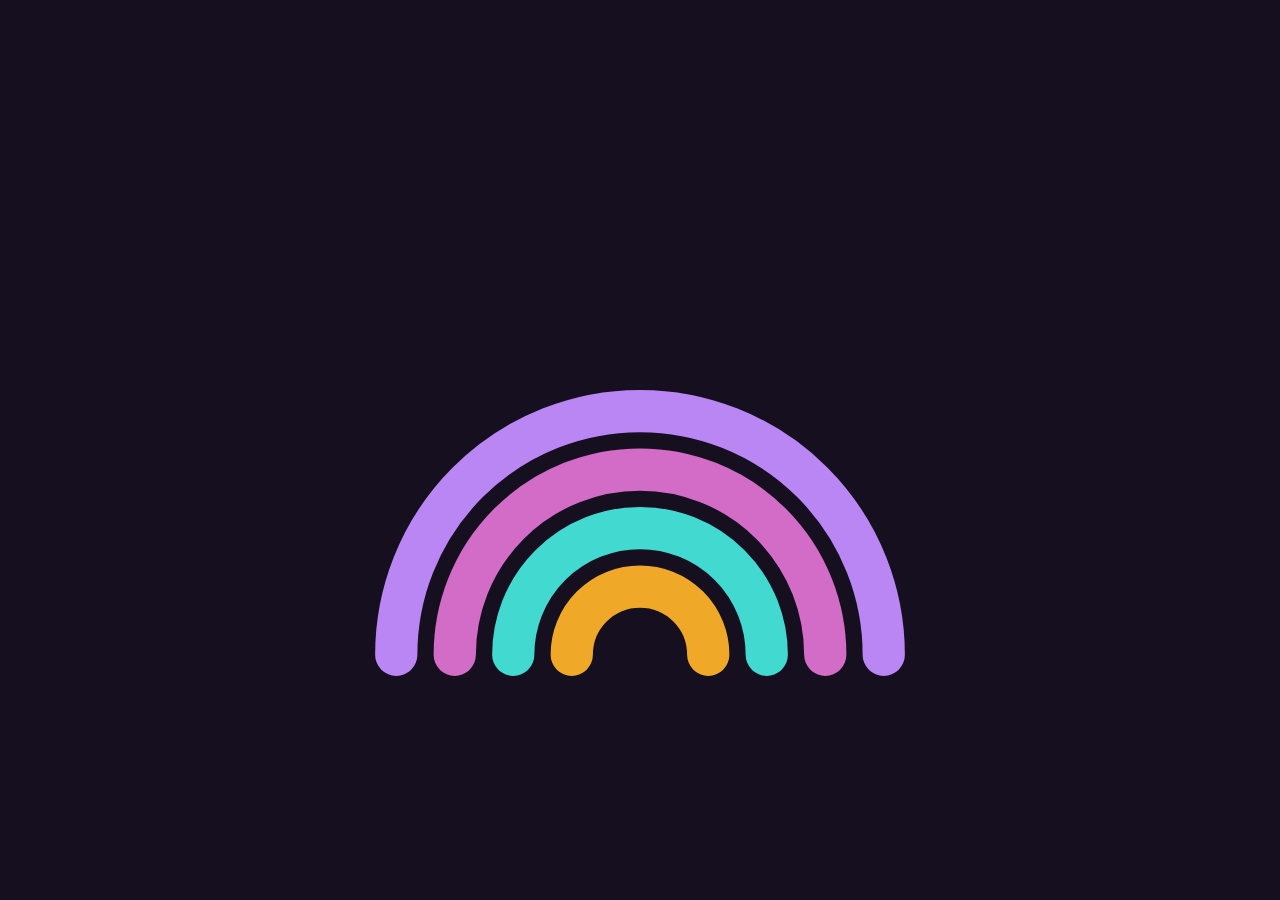
<file: examples/rainbow-curved-demo.html>
<!doctype html><html lang="en"><head><meta charset="utf-8"><meta name="viewport" content="width=device-width,initial-scale=1"><title>Curved rainbow reveal</title><style>body{margin:0;min-height:100vh;display:grid;place-items:center;background:#160f20}svg{width:min(85vw,650px);height:auto}</style></head><body>
<svg xmlns="http://www.w3.org/2000/svg" viewBox="0 0 200 200" width="200" height="200" class="ms-root" preserveAspectRatio="xMidYMid meet"><defs><mask id="ms-mask-c9" maskUnits="userSpaceOnUse" maskContentUnits="userSpaceOnUse" x="-475" y="-412" width="1150" height="1075" style="mask-type: luminance;"><path d="M25 163 A75 75 0 0 1 175 163" transform="matrix(1 0 0 1 -2.842170943040401e-14 0)" class="ms-route-c9-0" fill="none" stroke="white" stroke-width="15" stroke-linecap="round" stroke-linejoin="round" style="fill: none !important; stroke: white !important; stroke-width: 15 !important; stroke-linecap: round !important; opacity: 1 !important;"/></mask><mask id="ms-mask-c10" maskUnits="userSpaceOnUse" maskContentUnits="userSpaceOnUse" x="-457" y="-394" width="1114" height="1057" style="mask-type: luminance;"><path d="M43 163 A57 57 0 0 1 157 163" transform="matrix(1 0 0 1 -2.842170943040401e-14 0)" class="ms-route-c10-0" fill="none" stroke="white" stroke-width="15" stroke-linecap="round" stroke-linejoin="round" style="fill: none !important; stroke: white !important; stroke-width: 15 !important; stroke-linecap: round !important; opacity: 1 !important;"/></mask><mask id="ms-mask-c11" maskUnits="userSpaceOnUse" maskContentUnits="userSpaceOnUse" x="-439" y="-376" width="1078" height="1039" style="mask-type: luminance;"><path d="M61 163 A39 39 0 0 1 139 163" transform="matrix(1 0 0 1 -2.842170943040401e-14 0)" class="ms-route-c11-0" fill="none" stroke="white" stroke-width="15" stroke-linecap="round" stroke-linejoin="round" style="fill: none !important; stroke: white !important; stroke-width: 15 !important; stroke-linecap: round !important; opacity: 1 !important;"/></mask><mask id="ms-mask-c12" maskUnits="userSpaceOnUse" maskContentUnits="userSpaceOnUse" x="-421" y="-358" width="1042" height="1021" style="mask-type: luminance;"><path d="M79 163 A21 21 0 0 1 121 163" transform="matrix(1 0 0 1 -2.842170943040401e-14 0)" class="ms-route-c12-0" fill="none" stroke="white" stroke-width="15" stroke-linecap="round" stroke-linejoin="round" style="fill: none !important; stroke: white !important; stroke-width: 15 !important; stroke-linecap: round !important; opacity: 1 !important;"/></mask></defs><style id="ms-motion-style">/* SVG Motion Studio. Use with the matching prepared inline SVG. */
@keyframes ms_c9{from{opacity:0}to{opacity:1}}
.ms-c9{transform-box:fill-box;transform-origin:center;animation:ms_c9 1.963688583189488s linear 0s 1 normal both;}
.ms-c9{animation:none;}
.ms-route-c9-0{--ms-length:235.65264892578125;stroke-dasharray:235.65264892578125!important;animation:ms_curve_c9 1.963688583189488s linear 0s 1 normal both;}
@keyframes ms_curve_c9{from{stroke-dashoffset:var(--ms-length)}to{stroke-dashoffset:0}}
@keyframes ms_c10{from{opacity:0}to{opacity:1}}
.ms-c10{transform-box:fill-box;transform-origin:center;animation:ms_c10 1.4924032879924574s linear 1.963688583189488s 1 normal both;}
.ms-c10{animation:none;}
.ms-route-c10-0{--ms-length:179.0960235595703;stroke-dasharray:179.0960235595703!important;animation:ms_curve_c10 1.4924032879924574s linear 1.963688583189488s 1 normal both;}
@keyframes ms_curve_c10{from{stroke-dashoffset:var(--ms-length)}to{stroke-dashoffset:0}}
@keyframes ms_c11{from{opacity:0}to{opacity:1}}
.ms-c11{transform-box:fill-box;transform-origin:center;animation:ms_c11 1.0211161311371706s linear 3.456091871181945s 1 normal both;}
.ms-c11{animation:none;}
.ms-route-c11-0{--ms-length:122.53945922851562;stroke-dasharray:122.53945922851562!important;animation:ms_curve_c11 1.0211161311371706s linear 3.456091871181945s 1 normal both;}
@keyframes ms_curve_c11{from{stroke-dashoffset:var(--ms-length)}to{stroke-dashoffset:0}}
@keyframes ms_c12{from{opacity:0}to{opacity:1}}
.ms-c12{transform-box:fill-box;transform-origin:center;animation:ms_c12 0.5498314970474664s linear 4.477208002319116s 1 normal both;}
.ms-c12{animation:none;}
.ms-route-c12-0{--ms-length:65.9827880859375;stroke-dasharray:65.9827880859375!important;animation:ms_curve_c12 0.5498314970474664s linear 4.477208002319116s 1 normal both;}
@keyframes ms_curve_c12{from{stroke-dashoffset:var(--ms-length)}to{stroke-dashoffset:0}}</style><g transform="translate(100 100) scale(1) translate(-100 -100)"><g opacity="1"><g transform="translate(0 0) translate(100 125.5) rotate(0) scale(1 1) translate(-100 -125.5)"><g class="ms-c9" mask="url(#ms-mask-c9)"><g><g opacity="1"><g transform="translate(0 0) translate(100 125.5) rotate(0) scale(1 1) translate(-100 -125.5)"><path d="M25 163 A75 75 0 0 1 175 163" fill="none" stroke="#b986f4" stroke-width="13" stroke-linecap="round" style="fill: none; fill-opacity: 1; fill-rule: nonzero; stroke: rgb(185, 134, 244); stroke-width: 13px; stroke-opacity: 1; stroke-linecap: round; stroke-linejoin: miter; stroke-dasharray: none; stroke-dashoffset: 0px; font-family: system-ui, -apple-system, BlinkMacSystemFont, &quot;Segoe UI&quot;, sans-serif; font-size: 13px; font-weight: 400;"/></g></g></g></g></g></g><g opacity="1"><g transform="translate(0 0) translate(100 134.5) rotate(0) scale(1 1) translate(-100 -134.5)"><g class="ms-c10" mask="url(#ms-mask-c10)"><g><g opacity="1"><g transform="translate(0 0) translate(100 134.5) rotate(0) scale(1 1) translate(-100 -134.5)"><path d="M43 163 A57 57 0 0 1 157 163" fill="none" stroke="#d26cc7" stroke-width="13" stroke-linecap="round" style="fill: none; fill-opacity: 1; fill-rule: nonzero; stroke: rgb(210, 108, 199); stroke-width: 13px; stroke-opacity: 1; stroke-linecap: round; stroke-linejoin: miter; stroke-dasharray: none; stroke-dashoffset: 0px; font-family: system-ui, -apple-system, BlinkMacSystemFont, &quot;Segoe UI&quot;, sans-serif; font-size: 13px; font-weight: 400;"/></g></g></g></g></g></g><g opacity="1"><g transform="translate(0 0) translate(100 143.5) rotate(0) scale(1 1) translate(-100 -143.5)"><g class="ms-c11" mask="url(#ms-mask-c11)"><g><g opacity="1"><g transform="translate(0 0) translate(100 143.5) rotate(0) scale(1 1) translate(-100 -143.5)"><path d="M61 163 A39 39 0 0 1 139 163" fill="none" stroke="#42d9d0" stroke-width="13" stroke-linecap="round" style="fill: none; fill-opacity: 1; fill-rule: nonzero; stroke: rgb(66, 217, 208); stroke-width: 13px; stroke-opacity: 1; stroke-linecap: round; stroke-linejoin: miter; stroke-dasharray: none; stroke-dashoffset: 0px; font-family: system-ui, -apple-system, BlinkMacSystemFont, &quot;Segoe UI&quot;, sans-serif; font-size: 13px; font-weight: 400;"/></g></g></g></g></g></g><g opacity="1"><g transform="translate(0 0) translate(100 152.5) rotate(0) scale(1 1) translate(-100 -152.5)"><g class="ms-c12" mask="url(#ms-mask-c12)"><g><g opacity="1"><g transform="translate(0 0) translate(100 152.5) rotate(0) scale(1 1) translate(-100 -152.5)"><path d="M79 163 A21 21 0 0 1 121 163" fill="none" stroke="#f0a828" stroke-width="13" stroke-linecap="round" style="fill: none; fill-opacity: 1; fill-rule: nonzero; stroke: rgb(240, 168, 40); stroke-width: 13px; stroke-opacity: 1; stroke-linecap: round; stroke-linejoin: miter; stroke-dasharray: none; stroke-dashoffset: 0px; font-family: system-ui, -apple-system, BlinkMacSystemFont, &quot;Segoe UI&quot;, sans-serif; font-size: 13px; font-weight: 400;"/></g></g></g></g></g></g></g></svg></body></html>
</file>
<file: styles/main.css>
:root{color-scheme:dark;--bg:#1c2233;--panel:#283045;--panel2:#303b52;--stage:#202638;--line:#45536b;--text:#f2f4f8;--muted:#b5bdce;--cyan:#81baff;--purple:#b3b8ff;--pink:#d39dc5;--gold:#edbd72;--radius:10px}*{box-sizing:border-box}body{margin:0;background:var(--bg);font:13px/1.5 system-ui,-apple-system,BlinkMacSystemFont,"Segoe UI",sans-serif;color:var(--text);overflow:hidden}button,input,select,textarea{font:inherit}button{cursor:pointer;border:1px solid var(--line);background:#ffffff04;color:var(--text);border-radius:7px;padding:8px 11px;transition:background .15s,border-color .15s}button:hover{background:#ffffff0c;border-color:#7184a1}button:disabled{opacity:.35;cursor:default}button:focus-visible,input:focus-visible,select:focus-visible,textarea:focus-visible{outline:2px solid var(--cyan);outline-offset:2px}button.primary{background:var(--cyan);color:#12243d;border-color:var(--cyan);font-weight:650}button.primary:hover{background:#add2ff}input,select,textarea{border:1px solid var(--line);background:#18203380;color:var(--text);border-radius:7px;padding:8px 9px;min-width:0;max-width:100%;width:100%}input[type=checkbox],input[type=radio]{width:auto;accent-color:var(--cyan)}input[type=color]{padding:3px;width:40px;height:36px;flex-shrink:0}input[type=range]{accent-color:var(--cyan)}textarea{resize:vertical}a{color:inherit;text-decoration:none}h2{font-size:15px;line-height:1.3;margin:0;font-weight:600}h3{font-size:12px;font-weight:550;margin:20px 0 11px;color:#d6dfed}p{margin:6px 0 12px}.muted{color:var(--muted)}.small{font-size:11px}.wide{width:100%}.quiet{background:transparent;color:var(--muted)}.icon{padding:5px 9px;font-size:19px;border-color:transparent;line-height:1.2}.topbar{height:70px;display:flex;align-items:center;padding:0 20px;gap:24px;border-bottom:1px solid var(--line);background:linear-gradient(90deg,#2b354c,#242d41);position:relative;z-index:2}.brand{font-size:21px;display:flex;gap:7px;align-items:center;white-space:nowrap}.brand b{font-weight:550}.brand-mark{color:var(--cyan);font-size:32px;margin-right:4px}.beta{font-size:8px;letter-spacing:1.6px;color:var(--muted);margin:7px 0 0 5px}.header-tools,.header-right{display:flex;align-items:center;gap:8px}.separator{width:1px;height:25px;background:var(--line);margin:0 5px}.header-right{margin-left:auto}.header-right>span{font-size:11px;color:var(--muted);max-width:120px;white-space:nowrap;overflow:hidden;text-overflow:ellipsis}.play-main{border:0;display:flex;gap:10px;align-items:center;background:none;padding:0;margin-left:auto}.play-symbol{display:grid;place-items:center;border-radius:50%;width:35px;height:35px;background:var(--cyan);color:#14263f;font-size:15px}.workspace{display:grid;grid-template-columns:72px 252px minmax(360px,1fr) 288px;height:calc(100dvh - 96px)}.rail{border-right:1px solid var(--line);background:#232b3e;display:flex;flex-direction:column;gap:8px;padding:12px 5px}.rail button{position:relative;border:0;background:none;border-radius:6px;padding:10px 2px;color:var(--muted);font-size:10px}.rail button>span{display:block;font-size:23px;line-height:1.3;margin-bottom:4px}.rail button.active{color:var(--cyan);background:#81baff11}.rail button.active:before{content:"";position:absolute;left:-5px;top:4px;bottom:4px;width:2px;background:var(--cyan)}.rail .rail-help{margin-top:auto}.sidebar{background:var(--panel);border-right:1px solid var(--line);overflow-y:auto;display:flex;flex-direction:column;min-height:0}.sidebar section{padding:17px 14px;border-bottom:1px solid var(--line)}.section-title{display:flex;align-items:center;justify-content:space-between;gap:10px;margin-bottom:12px}.searchbox{display:flex;align-items:center;gap:8px;border:1px solid var(--line);background:#ffffff03;border-radius:7px;padding:0 10px}.searchbox>span{color:var(--muted);font-size:22px}.searchbox input{background:none;border:0;padding:9px 0;outline:none}.chips{display:flex;gap:5px;margin:12px 0;flex-wrap:wrap}.chips button{padding:5px 9px;border-radius:20px;font-size:11px}.chips button.active{background:var(--cyan);border-color:var(--cyan);color:#14263f}.library-grid{display:grid;grid-template-columns:repeat(3,1fr);gap:7px;max-height:330px;overflow-y:auto;padding:1px}.asset{display:flex;align-items:center;flex-direction:column;gap:6px;padding:7px 3px;border-radius:8px;font-size:10px;min-width:0;background:#18203325;position:relative}.asset:hover{border-color:var(--cyan);background:#81baff08}.asset.selected{border-color:var(--cyan)}.asset svg{width:46px;height:46px;overflow:visible;pointer-events:none}.asset span{white-space:nowrap;text-overflow:ellipsis;overflow:hidden;max-width:100%}.asset small{color:var(--muted);font-size:9px}.sidebar .wide{margin-top:12px;font-size:11px}.layer-row{display:flex;align-items:center;gap:6px;min-height:36px;border:1px solid transparent;border-radius:6px;margin:3px 0;cursor:pointer;padding:4px 5px}.layer-row:hover{background:#ffffff06}.layer-row.selected{background:#81baff19;border-color:#81baff60}.layer-row button{padding:2px 3px;border:0;font-size:13px;background:none}.layer-row .layer-title{overflow:hidden;text-overflow:ellipsis;white-space:nowrap;flex:1;font-size:12px}.layer-row .layer-dot{width:9px;height:9px;border-radius:50%;background:var(--purple);flex-shrink:0}.layer-row .disclosure{width:14px;flex-shrink:0}.layer-row .visibility{color:var(--muted)}.layer-row.hidden-layer{opacity:.45}.layer-actions{display:flex;gap:5px;margin-top:10px}.layer-actions button{font-size:10px;flex:1;padding:5px 3px}.sidebar-foot{font-size:9px;color:var(--muted);margin-top:auto;padding:12px 14px;display:flex;align-items:center;gap:5px}.status-dot{width:5px;height:5px;background:var(--cyan);border-radius:50%}.stage-column{min-width:0;min-height:0;display:flex;flex-direction:column;background:var(--stage)}.stage-top{padding:10px 15px;display:flex;justify-content:space-between;gap:10px;font-size:10px;border-bottom:1px solid #ffffff04}.stage-top>span:last-child{font-size:9px}.stage{flex:1;min-height:180px;position:relative;display:flex;align-items:center;justify-content:center;overflow:hidden;outline:none;background:radial-gradient(ellipse at center,#40669d20,transparent 75%)}#canvasFrame{position:relative;flex-shrink:0;box-shadow:0 0 0 1px #ffffff05;background:var(--stage);touch-action:none}#svgHost,#svgHost>svg{width:100%;height:100%;display:block}#svgHost>svg{overflow:hidden;color:#b986f4}#svgHost [data-layer-id]{cursor:move}#overlay{position:absolute;inset:0;width:100%;height:100%;pointer-events:none;overflow:visible}.selection-rect{fill:none;stroke:var(--cyan);stroke-width:1;stroke-dasharray:5 4}.selection-handle{fill:var(--cyan);stroke:#eaf3ff;stroke-width:1;pointer-events:all;cursor:nwse-resize}.node-handle{fill:#243249;stroke:var(--cyan);stroke-width:1.5;pointer-events:all;cursor:crosshair}.crop-rect{fill:#81baff12;stroke:var(--cyan);stroke-width:2;stroke-dasharray:6 4}.guide{display:none;position:absolute;pointer-events:none;opacity:.4}.guide.horizontal{top:50%;width:100%;border-top:1px dashed var(--cyan)}.guide.vertical{left:50%;height:100%;border-left:1px dashed var(--cyan)}.guides-on .guide{display:block}.safe-frame{display:none;position:absolute;inset:8%;border:1px dashed #edbd7280;pointer-events:none}.safe-on .safe-frame{display:block}.grid-on{background-color:#252e42!important;background-image:linear-gradient(45deg,#ffffff05 25%,transparent 25%),linear-gradient(-45deg,#ffffff05 25%,transparent 25%),linear-gradient(45deg,transparent 75%,#ffffff05 75%),linear-gradient(-45deg,transparent 75%,#ffffff05 75%)!important;background-size:20px 20px!important;background-position:0 0,0 10px,10px -10px,-10px 0!important}#dropHint{display:none;position:absolute;inset:20px;border:2px dashed var(--cyan);background:#283045ed;align-items:center;justify-content:center;border-radius:12px;color:var(--cyan);font-size:18px;pointer-events:none}.drag-over #dropHint{display:flex}.canvas-toolbar{display:flex;align-items:center;justify-content:space-between;padding:6px 13px;border-bottom:1px solid var(--line);font-size:10px;color:var(--muted);height:43px}.canvas-toolbar>div{display:flex;align-items:center;gap:4px}.canvas-toolbar button{font-size:11px;padding:4px 8px}.canvas-toolbar button.icon{font-size:18px}.canvas-toolbar button.active{border-color:var(--cyan);color:var(--cyan)}.timeline-panel{height:225px;flex-shrink:0;background:#2a3349;border-top:1px solid var(--line);display:flex;flex-direction:column}.timeline-header{display:flex;justify-content:space-between;align-items:center;padding:9px 13px;gap:10px}.timeline-header>div{display:flex;align-items:center;gap:9px}.timeline-header button{font-size:11px;padding:5px 9px}.timeline-header .icon{font-size:16px}.timeline-header #timeLabel{font-size:10px;font-variant-numeric:tabular-nums;color:var(--muted)}#timelineScroll{overflow:auto;flex:1;min-height:0;padding:0 13px}.ruler-row,.track-row{display:flex;align-items:center;min-height:35px;border-bottom:1px solid #ffffff06}.ruler-row{min-height:24px}.track-label{width:108px;min-width:108px;overflow:hidden;text-overflow:ellipsis;white-space:nowrap;font-size:10px;padding-right:8px;color:var(--muted)}#ruler{position:relative;height:24px;flex:1;cursor:crosshair}.tick{position:absolute;top:0;font-size:9px;white-space:nowrap;color:var(--muted);border-left:1px solid #52627d;height:24px;padding-left:3px}.track-lane{flex:1;position:relative;min-width:80px;height:27px;border-left:1px solid #52627d;background:repeating-linear-gradient(90deg,transparent,transparent calc(20% - 1px),#ffffff06 calc(20% - 1px),#ffffff06 20%)}.clip{position:absolute;top:3px;height:21px;border-radius:5px;min-width:7px;background:var(--cyan);color:#152b46;font-size:9px;padding:3px 8px;overflow:hidden;white-space:nowrap;cursor:grab;touch-action:none}.clip:nth-child(2n){background:var(--purple);color:#252842}.clip.selected{box-shadow:0 0 0 1px #ffffffbe}.clip:after{content:"";position:absolute;right:0;top:0;bottom:0;width:6px;background:#ffffff55;cursor:ew-resize}.playhead{position:absolute;top:-4px;bottom:-4px;width:1px;background:var(--cyan);pointer-events:none;z-index:2}.playhead:before{content:"";position:absolute;top:-4px;left:-4px;border-top:7px solid var(--cyan);border-left:4px solid transparent;border-right:4px solid transparent}#scrubber{width:calc(100% - 26px);margin:8px 13px;height:4px;padding:0;border:0;background:none}.inspector{background:var(--panel);border-left:1px solid var(--line);display:flex;flex-direction:column;min-height:0}.inspector-tabs{display:flex;border-bottom:1px solid var(--line);height:48px;flex-shrink:0}.inspector-tabs button{flex:1;border:0;border-bottom:2px solid transparent;background:none;border-radius:0;color:var(--muted);font-size:12px}.inspector-tabs button.active{color:var(--cyan);border-bottom-color:var(--cyan)}#inspectorBody{overflow-y:auto;padding:18px 18px 30px}.panel[hidden]{display:none}.selection-heading{display:flex;align-items:center;justify-content:space-between}.suggestions{display:grid;grid-template-columns:repeat(3,1fr);gap:6px}.suggestions button{padding:9px 3px;font-size:10px}.suggestions button span{display:block;font-size:20px;color:var(--purple);margin-bottom:4px}.suggestions button.active{border-color:var(--cyan);color:var(--cyan)}.field{display:block;position:relative;font-size:11px;color:#d1daeb;margin:12px 0}.field input,.field select{display:block;margin-top:6px}.field .unit{position:absolute;right:10px;bottom:9px;color:var(--muted)}.field:has(.unit) input{padding-right:25px}.two-col{display:grid;grid-template-columns:1fr 1fr;gap:9px;align-items:center}.two-col .field{margin:7px 0}.two-col>button{font-size:10px;padding:7px 4px}#curve{width:100%;height:96px;display:block;border:1px solid var(--line);border-radius:8px;touch-action:none;background:#ffffff02;margin-top:10px}.curve-grid{fill:none;stroke:#ffffff08;stroke-width:1}#curvePath{stroke:var(--cyan);stroke-width:2;fill:none}#curveLines{stroke:#8297bc66;stroke-width:1;fill:none}#curve circle{fill:var(--cyan);stroke:#e6f1ff;stroke-width:1;cursor:grab}.curve-value{font-size:9px;text-align:center;margin:5px 0}.toggles{display:flex;gap:20px;margin:14px 0}.toggles label,.canvas-toggles label{display:flex;align-items:center;justify-content:space-between;font-size:11px;gap:10px}.toggles label{flex:1}.switch{appearance:none;width:30px!important;height:17px;padding:0;border:0;border-radius:20px;background:#536580;position:relative;cursor:pointer;flex-shrink:0}.switch:before{content:"";position:absolute;left:2px;top:2px;width:13px;height:13px;border-radius:50%;background:#d2dced;transition:transform .2s}.switch:checked{background:var(--cyan)}.switch:checked:before{transform:translateX(13px);background:white}.clip-buttons{display:flex;gap:7px;margin:10px 0}.clip-buttons button{font-size:10px;flex:1;padding:6px}details{border-top:1px solid var(--line);margin-top:17px;padding-top:13px}summary{cursor:pointer;font-size:12px;color:#e4eaf4;margin-bottom:10px}details textarea{font-size:10px;margin:6px 0}.color-input{display:flex;gap:7px;align-items:center}.color-input input{margin-top:6px}.palette{display:flex;gap:8px;margin:12px 0}.palette button{width:33px;height:33px;border-radius:8px;padding:0;border:2px solid #ffffff20}.stop-row{display:flex;align-items:center;gap:8px;margin-top:9px;font-size:11px}.stop-row input[type=color]{width:33px}.stop-row input[type=number]{width:65px}.canvas-toggles{display:grid;gap:16px;margin:20px 0}.check{display:flex;gap:7px;align-items:center;font-size:11px;margin:12px 0}.statusbar{height:26px;display:flex;justify-content:space-between;align-items:center;padding:0 14px;font-size:9px;color:#aab8cf;background:#222a3d;border-top:1px solid var(--line)}dialog{border:1px solid #5c7090;background:var(--panel);color:var(--text);border-radius:15px;padding:24px;width:min(560px,94vw);max-height:90dvh;overflow:auto;box-shadow:0 25px 100px #0009}dialog::backdrop{background:#101727b8;backdrop-filter:blur(7px)}.dialog-head{display:flex;justify-content:space-between;align-items:flex-start;gap:20px;margin-bottom:22px}.dialog-head h2{font-size:22px;font-weight:550;margin:4px 0}.dialog-head>div:last-child{display:flex;gap:8px}.eyebrow{font-size:9px;letter-spacing:1.7px;color:var(--cyan)}.library-dialog{width:min(1100px,94vw);height:min(850px,92dvh);padding:27px;display:none;flex-direction:column}.library-dialog[open]{display:flex}.library-dialog.fullscreen{max-width:none;max-height:none;width:100vw;height:100dvh;border-radius:0;margin:0;border:0}.gallery-controls{display:flex;align-items:center;gap:10px}.gallery-controls .searchbox{flex:1}.gallery-controls select{width:185px}.gallery-options{display:flex;gap:18px;align-items:center;margin:3px 0 14px;font-size:11px}.gallery-options span{margin-left:auto}.gallery-grid{display:grid;grid-template-columns:repeat(auto-fill,minmax(120px,1fr));gap:12px;overflow-y:auto;flex:1;align-content:start;padding:2px 5px 15px 2px}.gallery-grid .asset{font-size:12px;padding:14px 8px;gap:11px;min-height:142px}.gallery-grid .asset svg{width:80px;height:80px}.gallery-grid .asset img{width:74px;height:74px}.dialog-foot{border-top:1px solid var(--line);padding-top:15px;display:flex;justify-content:space-between;color:var(--muted);font-size:11px}.export-grid{display:grid;grid-template-columns:1fr 1fr;gap:10px;margin:15px 0}.export-grid button{display:flex;align-items:flex-start;flex-direction:column;gap:8px;text-align:left;padding:14px}.export-grid button>span{font-size:22px;color:var(--cyan)}.export-grid small{font-size:10px;color:var(--muted)}.help-copy p{margin:16px 0;font-size:12px;line-height:1.7}#textDialog input{margin:12px 0}#toast{position:fixed;bottom:43px;left:50%;transform:translate(-50%,10px);opacity:0;pointer-events:none;background:#34425b;border:1px solid #7184a1;padding:10px 20px;border-radius:8px;box-shadow:0 8px 25px #0005;transition:.2s;z-index:20;font-size:12px;max-width:90vw}#toast.show{transform:translate(-50%,0);opacity:1}::-webkit-scrollbar{width:5px;height:5px}::-webkit-scrollbar-thumb{background:#576b8b;border-radius:8px}::-webkit-scrollbar-track{background:transparent}@media(min-width:1600px){.workspace{grid-template-columns:80px 284px minmax(450px,1fr) 320px}.library-grid{max-height:425px}.asset svg{width:57px;height:57px}.timeline-panel{height:250px}}@media(max-width:1150px){.workspace{grid-template-columns:60px 205px minmax(250px,1fr) 255px}.topbar{gap:12px;padding:0 12px}.brand{font-size:17px}.beta{display:none}.header-right>span{display:none}.header-tools button span{display:none}.sidebar section{padding:13px 10px}.asset svg{width:38px;height:38px}#inspectorBody{padding:13px}.timeline-header label{display:none}}@media(max-width:850px){body{overflow:auto}.topbar{height:60px;gap:6px}.topbar .brand{font-size:14px}.brand-mark{font-size:23px}.header-tools{gap:0}.header-tools .separator,#openProjectBtn,#projectName,#saveBtn{display:none}.header-right{gap:0}.play-main{margin-left:0}.play-main #playText{display:none}.workspace{grid-template-columns:50px 180px minmax(280px,1fr);height:calc(100dvh - 86px);min-width:660px}.inspector{position:fixed;right:0;top:60px;bottom:26px;width:260px;z-index:5;box-shadow:-10px 0 30px #0005;display:none}.inspector.mobile-open{display:flex}.stage-column{min-width:0}.stage-top>span:last-child{display:none}.timeline-panel{height:200px}.rail{padding:8px 3px}.rail button{font-size:8px}.rail button span{font-size:21px}.library-grid{max-height:260px}.asset svg{width:35px;height:35px}.statusbar>span:last-child{display:none}.gallery-controls{flex-wrap:wrap}.gallery-controls .searchbox{flex-basis:100%}.gallery-options{flex-wrap:wrap;gap:8px}.dialog-head h2{font-size:19px}.dialog-head button{font-size:10px}.gallery-grid{grid-template-columns:repeat(auto-fill,minmax(100px,1fr))}.library-dialog{padding:17px}.stage{min-height:120px}}
.rail button>span svg{width:23px;height:23px}.canvas-toolbar button svg{width:13px;height:13px;vertical-align:middle;margin-right:3px}.icon svg{display:block}.brand-mark{font-family:system-ui,sans-serif}
.asset img{width:46px;height:46px;object-fit:contain;pointer-events:none}.gallery-grid .asset img{width:80px;height:80px}
.chips[hidden]{display:none}
:root{--rail-width:72px;--layers-width:252px;--header-height:88px}
#layersSection .section-title>div{display:flex;align-items:center;gap:9px}#layersSection .section-title .icon{display:grid;place-items:center;min-width:28px;height:30px;padding:4px;border:1px solid transparent}#layersSection .section-title .icon:hover{border-color:var(--line)}
.layer-row .visibility{color:var(--cyan);display:grid;place-items:center}.layer-row .visibility.is-hidden{color:var(--gold)}.layer-row.hidden-layer{opacity:1}.layer-row.hidden-layer .layer-title,.layer-row.hidden-layer .layer-dot{opacity:.4}.layer-row .visibility svg{width:16px;height:16px}
.inspector[hidden]{display:none}.workspace.inspector-hidden{grid-template-columns:var(--rail-width) var(--layers-width) minmax(360px,1fr)}.workspace.layers-hidden.inspector-hidden{grid-template-columns:var(--rail-width) minmax(360px,1fr)}
.timeline-panel{position:relative;min-height:150px}.timeline-header{padding-top:14px}#timelineResize{position:absolute;top:0;left:0;right:0;height:8px;cursor:ns-resize;touch-action:none;z-index:3}#timelineResize:after{content:"";display:block;width:48px;height:3px;margin:2px auto;border-radius:3px;background:#8294b3}#timelineResize:hover:after,#timelineResize.dragging:after,#timelineResize:focus-visible:after{background:var(--cyan)}#timelineResize:focus-visible{outline:1px solid var(--cyan)}.clip.imported-clip{cursor:pointer}.clip.imported-clip:after{display:none}.clip:focus-visible{outline:2px solid white;outline-offset:1px}
.library-dialog.fullscreen{position:fixed;left:var(--rail-width);top:var(--header-height);bottom:26px;width:calc(100vw - var(--rail-width));height:calc(100dvh - var(--header-height) - 26px);margin:0;z-index:12;border-left:1px solid var(--line)}.library-dialog[open]:not(.fullscreen){position:fixed;left:50%;top:50%;transform:translate(-50%,-50%);margin:0;z-index:12}.rail{position:relative;z-index:13}.library-dialog.gallery-opening{animation:galleryIn .18s ease-out}.library-dialog.gallery-closing{animation:galleryOut .16s ease-in forwards;pointer-events:none}@keyframes galleryIn{from{opacity:0;translate:0 10px}to{opacity:1;translate:0 0}}@keyframes galleryOut{to{opacity:0;translate:0 10px}}
@media(min-width:1600px){:root{--rail-width:80px;--layers-width:284px}}
@media(max-width:1150px){:root{--rail-width:60px;--layers-width:205px}.workspace.inspector-hidden{grid-template-columns:var(--rail-width) var(--layers-width) minmax(250px,1fr)}.workspace.layers-hidden.inspector-hidden{grid-template-columns:var(--rail-width) minmax(250px,1fr)}}
@media(max-width:850px){:root{--rail-width:50px;--layers-width:180px;--header-height:60px}.workspace.inspector-hidden{grid-template-columns:50px 180px minmax(280px,1fr)}.workspace.layers-hidden.inspector-hidden{grid-template-columns:50px minmax(280px,1fr)}.timeline-header #removeTimelineClip{font-size:9px;padding:4px}.timeline-header>div{gap:4px}}
@media(prefers-reduced-motion:reduce){.library-dialog.gallery-opening,.library-dialog.gallery-closing{animation:none}}
.field[hidden]{display:none}
.brand-logo{display:block;width:164px;height:80px;object-fit:contain}.topbar .brand{flex-shrink:0}
@media(min-width:851px){.topbar{height:88px}.workspace{height:calc(100dvh - 114px)}}
@media(max-width:850px){.brand-logo{width:108px;height:53px}}
.gallery-grid.online-grid{--online-card-height:164px;grid-auto-rows:var(--online-card-height)}.gallery-grid.online-grid .asset{min-height:0;height:var(--online-card-height);gap:8px;padding:12px 8px}.gallery-grid.online-grid .asset img{flex-shrink:0}.gallery-grid.online-grid .asset small{white-space:nowrap;overflow:hidden;text-overflow:ellipsis;max-width:100%}
.rail button[data-nav="layers"].active{color:var(--purple);background:#b3b8ff19}
.rail button[data-nav="layers"].active:before{background:var(--purple)}
.source-picker{position:relative;flex-shrink:0;width:205px}.source-picker>button{display:flex;align-items:center;justify-content:space-between;gap:16px;width:100%;padding:9px 16px;text-align:left;background:#18203380}.source-picker>button svg{width:16px;height:16px;flex-shrink:0;fill:none;stroke:currentColor;stroke-width:1.5}.source-menu{position:absolute;top:calc(100% + 6px);left:0;right:0;z-index:10;border:1px solid var(--line);border-radius:9px;padding:5px;background:var(--panel2);box-shadow:0 10px 28px #0006}.source-menu[hidden]{display:none}.source-menu button{display:block;width:100%;text-align:left;border:0;padding:9px 12px}.source-menu button[aria-checked=true]{color:var(--cyan);background:#81baff12}.online-pagination{display:flex;align-items:center;gap:12px;flex-shrink:0}.online-pagination[hidden]{display:none}.online-pagination span{min-width:48px;text-align:center;font-variant-numeric:tabular-nums}.library-dialog .dialog-foot{gap:14px;flex-wrap:wrap}select{padding-right:32px;appearance:none;background-image:url("data:image/svg+xml,%3Csvg xmlns='http://www.w3.org/2000/svg' viewBox='0 0 16 16'%3E%3Cpath d='m3 6 5 5 5-5' fill='none' stroke='%23c4d0e3' stroke-width='1.5'/%3E%3C/svg%3E");background-repeat:no-repeat;background-position:right 12px center;background-size:14px}
.sidebar[hidden]{display:none}.workspace.layers-hidden{grid-template-columns:72px minmax(360px,1fr) 288px}.stage-top{align-items:center}.stage-actions{display:flex;align-items:center;gap:12px}.stage-actions button{font-size:11px;padding:5px 9px;white-space:nowrap}.stage-top #selectionLabel{overflow:hidden;text-overflow:ellipsis;white-space:nowrap;min-width:0}
@media(min-width:1600px){.workspace.layers-hidden{grid-template-columns:80px minmax(450px,1fr) 320px}}
@media(max-width:1150px){.workspace.layers-hidden{grid-template-columns:60px minmax(250px,1fr) 255px}.stage-actions>span{display:none}}
@media(max-width:850px){.workspace.layers-hidden{grid-template-columns:50px minmax(280px,1fr);min-width:330px}}
.curve-route-line{fill:none;stroke:var(--cyan);stroke-width:1.5;stroke-dasharray:5 3;pointer-events:none}.curve-route-point{fill:#283650;stroke:var(--cyan);stroke-width:2;pointer-events:all;cursor:move}.curve-route-start{fill:var(--cyan)}.stage.route-drawing{cursor:crosshair}.curve-route-badge{fill:var(--cyan);font-size:10px;pointer-events:none}#drawCurveRoute.active{border-color:var(--cyan);color:var(--cyan)}
</file>
<file: styles/sounds.css>
#soundSettingsBtn{position:relative;display:grid;place-items:center;width:34px;height:34px;padding:7px;color:var(--muted);flex-shrink:0}
#soundSettingsBtn svg{width:18px;height:18px;fill:none;stroke:currentColor;stroke-width:1.5;stroke-linecap:round;stroke-linejoin:round}
#soundSettingsBtn.sound-on{color:var(--purple);border-color:#b3b8ff55;background:#b3b8ff0b}
#soundSettingsBtn .sound-waves,#soundSettingsBtn .sound-mute{transform-origin:center}
#soundSettingsBtn.sound-ready .sound-waves,#soundSettingsBtn.sound-ready .sound-mute{transition:opacity .2s ease,transform .2s ease}
#soundSettingsBtn .sound-waves{opacity:0;transform:scale(.8)}#soundSettingsBtn.sound-on .sound-waves{opacity:1;transform:scale(1)}
#soundSettingsBtn .sound-mute{opacity:1}#soundSettingsBtn.sound-on .sound-mute{opacity:0}
#soundSettingsBtn.sound-unavailable:after{content:'';position:absolute;right:3px;top:3px;width:4px;height:4px;background:var(--gold);border-radius:50%}
@media(prefers-reduced-motion:reduce){#soundSettingsBtn.sound-ready .sound-waves,#soundSettingsBtn.sound-ready .sound-mute{transition:none}}
</file>
<file: styles/task-pack.css>
.support-link{display:flex;align-items:center;gap:6px;white-space:nowrap;border:1px solid #b3b8ff44;border-radius:22px;padding:4px 10px 4px 7px;font-size:11px;background:#b3b8ff09;transition:transform .18s ease,background .18s ease}
.support-link svg{width:26px;height:26px;flex:none}.support-link:hover{transform:translateY(-1px);background:#b3b8ff1b}.support-link:active{transform:scale(.96)}
.support-link:focus-visible{outline:2px solid var(--cyan);outline-offset:3px}.support-link:hover #steam{animation:cupSteam .2s ease-out}.support-link:active #heart{transform:scale(.96);transform-origin:center}
@keyframes cupSteam{50%{transform:translateY(-1px);opacity:.65}}
.rail button[data-nav].active{color:var(--purple);background:#b3b8ff19}.rail button[data-nav].active:before{background:var(--purple)}
.rail button[data-nav="animate"].active,.rail button[data-nav="colors"].active,.rail button[data-nav="canvas"].active{color:var(--cyan);background:#81baff14}
.rail button[data-nav="animate"].active:before,.rail button[data-nav="colors"].active:before,.rail button[data-nav="canvas"].active:before{background:var(--cyan)}
.header-tools .sound-separator{display:block;flex:none}
@media(max-width:850px){.header-tools .sound-separator{display:block;margin-inline:4px;height:22px}.header-tools #soundSettingsBtn{width:30px;padding:5px}}
@media(max-width:400px){.header-tools .sound-separator{margin-inline:2px}.header-right .support-link{padding:2px}.header-right .support-link svg{width:23px}.topbar .brand-logo{width:74px}}
.motion-toggles{display:grid;grid-template-columns:repeat(2,minmax(0,1fr));gap:8px;margin:12px 0}
.motion-toggles>label,.motion-toggles .end-toggle{display:flex;align-items:center;justify-content:space-between;gap:8px;padding:9px 10px;background:#ffffff03;border:1px solid var(--line);border-radius:7px;font-size:11px;min-width:0}
.motion-toggles .switch{flex:none;margin:0;width:28px;height:17px}.motion-toggles .switch:focus-visible{outline:2px solid var(--cyan);outline-offset:3px}.motion-toggles label:hover{border-color:#788eb2}.motion-toggles label:has(:disabled){opacity:.5}
#revealFromEndField{grid-column:1/-1}#revealFromEndField[hidden]{display:none}#revealFromEndHint{margin:6px 2px 0;font-size:10px}
@media(max-width:1150px){.motion-toggles{grid-template-columns:1fr}.support-link span{display:none}.support-link{padding:4px}.header-right{gap:5px}}
@media(max-width:540px){.topbar{padding-inline:6px;gap:4px}.brand-logo{width:83px}.header-tools .icon{padding:4px}#exportBtn{padding:7px}.desktop-label{display:none}.header-right{gap:3px}}
@media(prefers-reduced-motion:reduce){.support-link{transition:none}.support-link:hover,.support-link:active{transform:none}.support-link:hover #steam{animation:none}}
@media(prefers-reduced-motion:reduce){.motion-toggles .switch:before{transition:none}}
.xela-subcategories{display:flex;flex-wrap:wrap;gap:6px;margin:0 0 10px}.xela-subcategories[hidden]{display:none}.xela-subcategories button{font-size:10px;padding:4px 8px}.xela-subcategories button.active{color:var(--purple);border-color:var(--purple)}
.layer-row{content-visibility:auto;contain-intrinsic-size:auto 30px}
#layersSection .section-title .icon{display:grid;place-items:center;width:30px;height:30px;padding:5px;line-height:1}
#layersSection .section-title .icon svg{display:block;width:18px;height:18px;overflow:visible}
.header-tools .icon{display:grid;place-items:center;line-height:1}
.custom-aspect{margin:10px 0 14px;padding:10px 12px 1px;border:1px solid var(--line);border-radius:8px;background:#ffffff03}
.custom-aspect summary{cursor:pointer;color:var(--text);font-size:13px;font-weight:550;line-height:20px}
.custom-aspect summary:focus-visible{outline:2px solid var(--cyan);outline-offset:3px;border-radius:3px}
.aspect-inputs{display:grid;grid-template-columns:minmax(0,1fr) 14px minmax(0,1fr);gap:6px;align-items:end;margin-top:12px}
.aspect-inputs label{display:grid;gap:5px;min-width:0;color:var(--muted);font-size:12px;line-height:16px}
.aspect-inputs input{height:34px;padding:5px 8px;text-align:center;font-size:14px;font-variant-numeric:tabular-nums}
.aspect-colon{height:34px;display:grid;place-items:center;color:var(--muted);font-size:16px}
.aspect-actions{display:grid;grid-template-columns:minmax(0,1fr) auto;gap:8px;margin-top:10px}
.custom-aspect button{height:32px;padding:5px 10px;font-size:12px;line-height:20px}
#applyAspectRatio{background:#81baff16;border-color:#81baff66;color:var(--cyan)}
#applyAspectRatio:hover{background:#81baff26}
.custom-aspect p{margin:8px 0 0;font-size:11px;line-height:16px}
</file>
<file: styles/loading-screen.css>
/* The artwork is square; the surrounding surface, not the art, fills the screen. */
#bootScreen{box-sizing:border-box;padding:max(12px,env(safe-area-inset-top)) max(12px,env(safe-area-inset-right)) max(12px,env(safe-area-inset-bottom)) max(12px,env(safe-area-inset-left));gap:12px;overflow:hidden;opacity:1;transition:opacity 300ms ease}
#bootArtwork{width:min(76vw,calc(100vh - 100px),640px);width:min(76vw,calc(100dvh - 100px - env(safe-area-inset-top,0px) - env(safe-area-inset-bottom,0px)),640px);aspect-ratio:1;min-height:0;min-width:0;display:grid;place-items:center}
.xela-loader-artwork{display:block;width:100%;height:100%;object-fit:contain;pointer-events:none;user-select:none}
#bootArtwork[hidden]{display:none}
#bootMessage{max-width:min(90vw,440px);text-align:center;font-size:12px;line-height:1.5;letter-spacing:.02em;color:#ede4f3}
#bootScreen.loader-exiting{opacity:0}
#bootScreen button{margin:4px auto 0}
@media(prefers-reduced-motion:reduce){#bootScreen{transition:none}}
</file>
